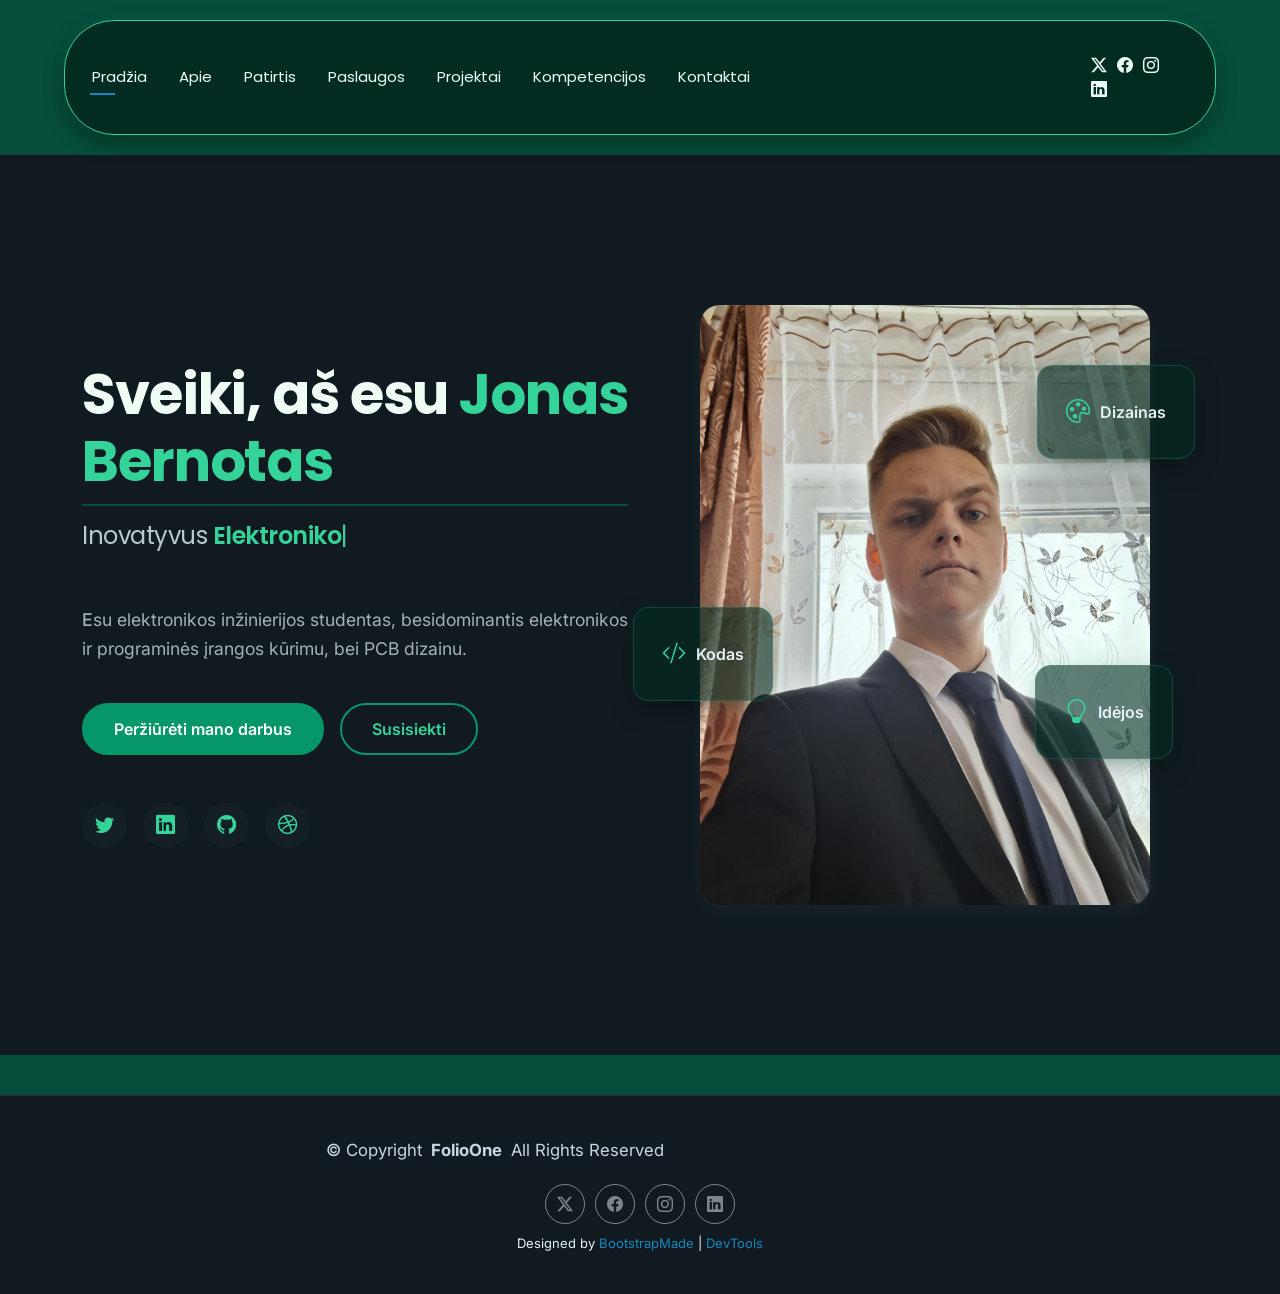
<file: index.html>
<!DOCTYPE html>
<html lang="lt">

<head>
  <meta charset="utf-8">
  <meta content="width=device-width, initial-scale=1.0" name="viewport">
  <title>Mano CV</title>
  <meta name="description" content="">
  <meta name="keywords" content="">

  <!-- Favicons -->
  <link href="assets/img/favicon.png" rel="icon">
  <link href="assets/img/apple-touch-icon.png" rel="apple-touch-icon">

  <!-- Fonts -->
  <link href="https://fonts.googleapis.com" rel="preconnect">
  <link href="https://fonts.gstatic.com" rel="preconnect" crossorigin>
  <link href="https://fonts.googleapis.com/css2?family=Roboto:ital,wght@0,100;0,300;0,400;0,500;0,700;0,900;1,100;1,300;1,400;1,500;1,700;1,900&family=Poppins:ital,wght@0,100;0,200;0,300;0,400;0,500;0,600;0,700;0,800;0,900;1,100;1,200;1,300;1,400;1,500;1,600;1,700;1,800;1,900&family=Raleway:ital,wght@0,100;0,200;0,300;0,400;0,500;0,600;0,700;0,800;0,900;1,100;1,200;1,300;1,400;1,500;1,600;1,700;1,800;1,900&display=swap" rel="stylesheet">

  <!-- Vendor CSS Files -->
  <link href="assets/vendor/bootstrap/css/bootstrap.min.css" rel="stylesheet">
  <link href="assets/vendor/bootstrap-icons/bootstrap-icons.css" rel="stylesheet">
  <link href="assets/vendor/aos/aos.css" rel="stylesheet">
  <link href="assets/vendor/swiper/swiper-bundle.min.css" rel="stylesheet">
  <link href="assets/vendor/glightbox/css/glightbox.min.css" rel="stylesheet">

  <!-- Main CSS File -->
  <link href="assets/css/main.css" rel="stylesheet">
  <link href="assets/css/custom.css" rel="stylesheet">
  <!-- =======================================================
  * Template Name: FolioOne
  * Template URL: https://bootstrapmade.com/folioone-bootstrap-portfolio-website-template/
  * Updated: Aug 23 2025 with Bootstrap v5.3.7
  * Author: BootstrapMade.com
  * License: https://bootstrapmade.com/license/
  ======================================================== -->
</head>

<body class="index-page">

  <header id="header" class="header d-flex align-items-center light-background sticky-top">
    <div class="container position-relative d-flex align-items-center justify-content-between">

      <!-- <a href="index.html" class="logo d-flex align-items-center me-auto me-xl-0">
      <img src="assets/img/logo.webp" alt="">
      <h1 class="sitename">FolioOne</h1> 
    </a> -->

      <nav id="navmenu" class="navmenu">
        <ul>
          <li><a href="index.html" class="active">Pradžia</a></li>
          <li><a href="about.html">Apie</a></li>
          <li><a href="resume.html">Patirtis</a></li>
          <li><a href="services.html">Paslaugos</a></li>
          <li><a href="portfolio.html">Projektai</a></li>
          <li><a href="kompetencijos.html">Kompetencijos</a></li>
          <li><a href="contact.html">Kontaktai</a></li>
        </ul>
        <i class="mobile-nav-toggle d-xl-none bi bi-list"></i>
      </nav>

      <div class="header-social-links">
        <a href="#" class="twitter"><i class="bi bi-twitter-x"></i></a>
        <a href="#" class="facebook"><i class="bi bi-facebook"></i></a>
        <a href="#" class="instagram"><i class="bi bi-instagram"></i></a>
        <a href="#" class="linkedin"><i class="bi bi-linkedin"></i></a>
      </div>

    </div>
  </header>

  <main class="main">

    <!-- Hero Section -->
    <section id="hero" class="hero section">

      <div class="container" data-aos="fade-up" data-aos-delay="100">

        <div class="row gy-4 align-items-center">
          <div class="col-lg-6 order-2 order-lg-1">
            <div class="hero-content">
              <h1 data-aos="fade-up" data-aos-delay="200">Sveiki, aš esu <span class="highlight">Jonas Bernotas</span></h1>
              <h2 data-aos="fade-up" data-aos-delay="300">Inovatyvus <span class="typed" data-typed-items="Elektronikos inžinierius, aparatinės įrangos kūrėjas"></span></h2>
              <p data-aos="fade-up" data-aos-delay="400">Esu elektronikos inžinierijos studentas, besidominantis elektronikos ir programinės įrangos kūrimu, bei PCB dizainu.</p>
              <div class="hero-actions" data-aos="fade-up" data-aos-delay="500">
                <a href="portfolio.html" class="btn btn-primary">Peržiūrėti mano darbus</a>
                <a href="contact.html" class="btn btn-outline">Susisiekti</a>
              </div>
              <div class="social-links" data-aos="fade-up" data-aos-delay="600">
                <a href="#"><i class="bi bi-twitter"></i></a>
                <a href="#"><i class="bi bi-linkedin"></i></a>
                <a href="#"><i class="bi bi-github"></i></a>
                <a href="#"><i class="bi bi-dribbble"></i></a>
              </div>
            </div>
          </div>
          <div class="col-lg-6 order-1 order-lg-2">
            <div class="hero-image" data-aos="zoom-in" data-aos-delay="300">
              <div class="image-wrapper">
                <img src="assets/img/1000002772.webp" alt="Sarah Mitchell" class="img-fluid">
                <div class="floating-elements">
                  <div class="floating-card design" data-aos="fade-left" data-aos-delay="700">
                    <i class="bi bi-palette"></i>
                    <span>Dizainas</span>
                  </div>
                  <div class="floating-card code" data-aos="fade-right" data-aos-delay="800">
                    <i class="bi bi-code-slash"></i>
                    <span>Kodas</span>
                  </div>
                  <div class="floating-card creativity" data-aos="fade-up" data-aos-delay="900">
                    <i class="bi bi-lightbulb"></i>
                    <span>Idėjos</span>
                  </div>
                </div>
              </div>
            </div>
          </div>
        </div>

      </div>

    </section><!-- /Hero Section -->

  </main>

  <footer id="footer" class="footer">

    <div class="container">
      <div class="copyright text-center ">
        <p>© <span>Copyright</span> <strong class="px-1 sitename">FolioOne</strong> <span>All Rights Reserved<br></span></p>
      </div>
      <div class="social-links d-flex justify-content-center">
        <a href=""><i class="bi bi-twitter-x"></i></a>
        <a href=""><i class="bi bi-facebook"></i></a>
        <a href=""><i class="bi bi-instagram"></i></a>
        <a href=""><i class="bi bi-linkedin"></i></a>
      </div>
      <div class="credits">
        <!-- All the links in the footer should remain intact. -->
        <!-- You can delete the links only if you've purchased the pro version. -->
        <!-- Licensing information: https://bootstrapmade.com/license/ -->
        <!-- Purchase the pro version with working PHP/AJAX contact form: [buy-url] -->
        Designed by <a href="https://bootstrapmade.com/">BootstrapMade</a> | <a href="https://bootstrapmade.com/tools/">DevTools</a>
      </div>
    </div>

  </footer>

  <!-- Scroll Top -->
  <a href="#" id="scroll-top" class="scroll-top d-flex align-items-center justify-content-center"><i class="bi bi-arrow-up-short"></i></a>

  <!-- Preloader -->
  <div id="preloader"></div>

  <!-- Vendor JS Files -->
  <script src="assets/vendor/bootstrap/js/bootstrap.bundle.min.js"></script>
  <script src="assets/vendor/php-email-form/validate.js"></script>
  <script src="assets/vendor/aos/aos.js"></script>
  <script src="assets/vendor/typed.js/typed.umd.js"></script>
  <script src="assets/vendor/waypoints/noframework.waypoints.js"></script>
  <script src="assets/vendor/purecounter/purecounter_vanilla.js"></script>
  <script src="assets/vendor/swiper/swiper-bundle.min.js"></script>
  <script src="assets/vendor/imagesloaded/imagesloaded.pkgd.min.js"></script>
  <script src="assets/vendor/isotope-layout/isotope.pkgd.min.js"></script>
  <script src="assets/vendor/glightbox/js/glightbox.min.js"></script>

  <!-- Main JS File -->
  <script src="assets/js/main.js"></script>

</body>

</html>
</file>
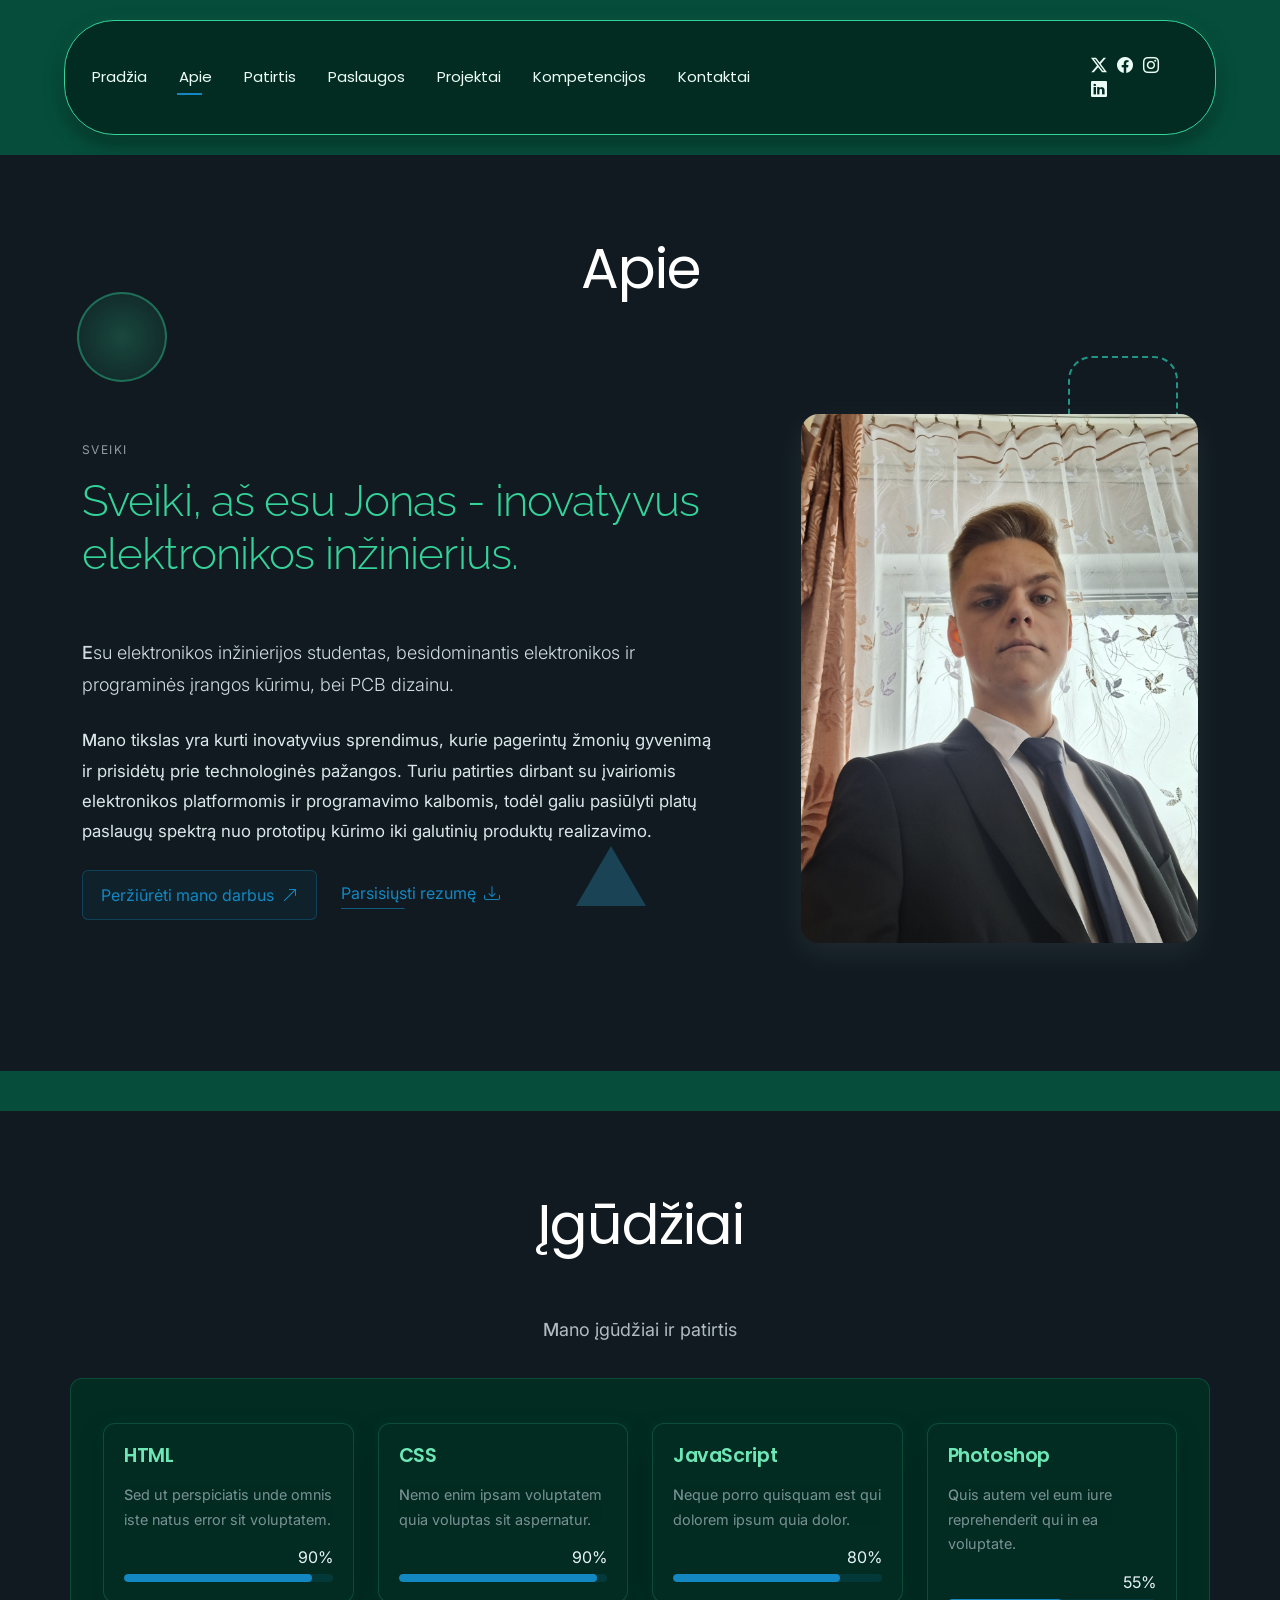
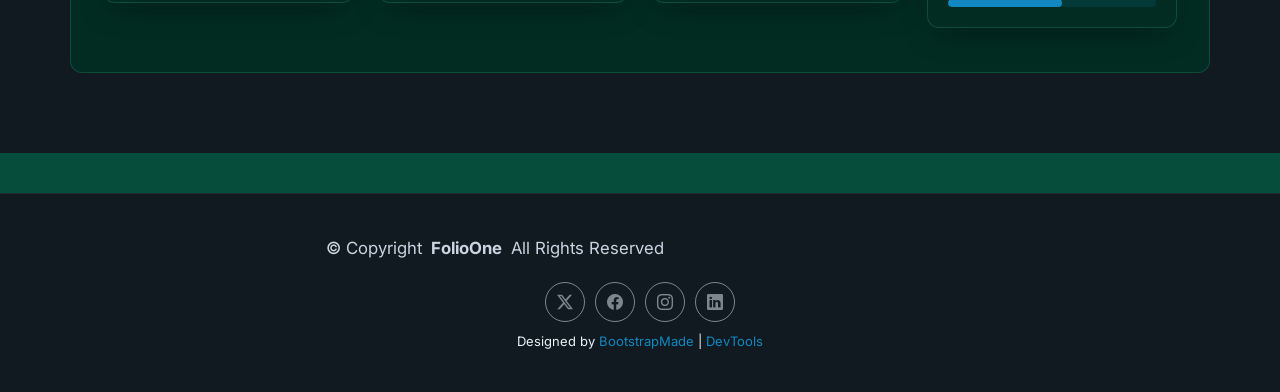
<file: about.html>
<!DOCTYPE html>
<html lang="en">

<head>
  <meta charset="utf-8">
  <meta content="width=device-width, initial-scale=1.0" name="viewport">
  <title>Mano CV</title>
  <meta name="description" content="">
  <meta name="keywords" content="">

  <!-- Favicons -->
  <link href="assets/img/favicon.png" rel="icon">
  <link href="assets/img/apple-touch-icon.png" rel="apple-touch-icon">

  <!-- Fonts -->
  <link href="https://fonts.googleapis.com" rel="preconnect">
  <link href="https://fonts.gstatic.com" rel="preconnect" crossorigin>
  <link href="https://fonts.googleapis.com/css2?family=Roboto:ital,wght@0,100;0,300;0,400;0,500;0,700;0,900;1,100;1,300;1,400;1,500;1,700;1,900&family=Poppins:ital,wght@0,100;0,200;0,300;0,400;0,500;0,600;0,700;0,800;0,900;1,100;1,200;1,300;1,400;1,500;1,600;1,700;1,800;1,900&family=Raleway:ital,wght@0,100;0,200;0,300;0,400;0,500;0,600;0,700;0,800;0,900;1,100;1,200;1,300;1,400;1,500;1,600;1,700;1,800;1,900&display=swap" rel="stylesheet">

  <!-- Vendor CSS Files -->
  <link href="assets/vendor/bootstrap/css/bootstrap.min.css" rel="stylesheet">
  <link href="assets/vendor/bootstrap-icons/bootstrap-icons.css" rel="stylesheet">
  <link href="assets/vendor/aos/aos.css" rel="stylesheet">
  <link href="assets/vendor/swiper/swiper-bundle.min.css" rel="stylesheet">
  <link href="assets/vendor/glightbox/css/glightbox.min.css" rel="stylesheet">

  <!-- Main CSS File -->
  <link href="assets/css/main.css" rel="stylesheet">
  <link href="assets/css/custom.css" rel="stylesheet">
  <!-- =======================================================
  * Template Name: FolioOne
  * Template URL: https://bootstrapmade.com/folioone-bootstrap-portfolio-website-template/
  * Updated: Aug 23 2025 with Bootstrap v5.3.7
  * Author: BootstrapMade.com
  * License: https://bootstrapmade.com/license/
  ======================================================== -->
</head>

<body class="about-page">

  <header id="header" class="header d-flex align-items-center light-background sticky-top">
    <div class="container position-relative d-flex align-items-center justify-content-between">

      <!-- <a href="index.html" class="logo d-flex align-items-center me-auto me-xl-0">
      <img src="assets/img/logo.webp" alt="">
      <h1 class="sitename">FolioOne</h1> 
    </a> -->

      <nav id="navmenu" class="navmenu">
        <ul>
          <li><a href="index.html">Pradžia</a></li>
          <li><a href="about.html" class="active">Apie</a></li>
          <li><a href="resume.html">Patirtis</a></li>
          <li><a href="services.html">Paslaugos</a></li>
          <li><a href="portfolio.html">Projektai</a></li>
          <li><a href="kompetencijos.html">Kompetencijos</a></li>
          <li><a href="contact.html">Kontaktai</a></li>
        </ul>
        <i class="mobile-nav-toggle d-xl-none bi bi-list"></i>
      </nav>

      <div class="header-social-links">
        <a href="#" class="twitter"><i class="bi bi-twitter-x"></i></a>
        <a href="#" class="facebook"><i class="bi bi-facebook"></i></a>
        <a href="#" class="instagram"><i class="bi bi-instagram"></i></a>
        <a href="#" class="linkedin"><i class="bi bi-linkedin"></i></a>
      </div>

    </div>
  </header>

  <main class="main">

    <!-- About Section -->
    <section id="about" class="about section">

      <div class="about-shapes-container">
        <div class="css-shape shape-circle"></div>
        <div class="css-shape shape-triangle"></div>
        <div class="css-shape shape-ring"></div>
      </div>
      
      <!-- Section Title -->
      <div class="container section-title" data-aos="fade-up">
        <h2>Apie</h2>
      </div><!-- End Section Title -->

      <div class="container" data-aos="fade-up" data-aos-delay="100">

        <!-- Intro + Photo -->
        <div class="row align-items-center justify-content-between gy-5 mb-5">
          <div class="col-lg-7" data-aos="fade-right" data-aos-delay="150">
            <div class="intro-content">
              <span class="eyebrow">Sveiki</span>
              <h2 class="headline">Sveiki, aš esu Jonas - inovatyvus elektronikos inžinierius.</h2>
              <p class="lead">
                Esu elektronikos inžinierijos studentas, besidominantis elektronikos ir programinės įrangos kūrimu, bei PCB dizainu.
              </p>
              <p>
                Mano tikslas yra kurti inovatyvius sprendimus, kurie pagerintų žmonių gyvenimą ir prisidėtų prie technologinės pažangos. Turiu patirties dirbant su įvairiomis elektronikos platformomis ir programavimo kalbomis, todėl galiu pasiūlyti platų paslaugų spektrą nuo prototipų kūrimo iki galutinių produktų realizavimo.
              </p>

              <div class="cta-group">
                <a href="#portfolio" class="btn-ghost">
                  Peržiūrėti mano darbus <i class="bi bi-arrow-up-right"></i>
                </a>
                <a href="#" class="link-underline">
                  Parsisiųsti rezumę <i class="bi bi-download"></i>
                </a>
              </div>
            </div>
          </div>

          <div class="col-lg-5" data-aos="zoom-in" data-aos-delay="250">
            <figure class="profile-figure text-center text-lg-end">
              <img src="assets/img/1000002772.webp" alt="Portrait of Alex" class="img-fluid profile-photo">
            </figure>
          </div>
        </div>
        <!-- End Intro + Photo -->
      </div>
    </section><!-- /About Section -->

    <!-- Skills Section -->
    <section id="skills" class="skills section">

      <!-- Section Title -->
      <div class="container section-title" data-aos="fade-up">
        <h2>Įgūdžiai</h2>
        <p>Mano įgūdžiai ir patirtis</p>
      </div><!-- End Section Title -->

      <div class="container" data-aos="fade-up" data-aos-delay="100">

        <div class="row g-4 skills-animation">

          <div class="col-md-6 col-lg-3" data-aos="fade-up" data-aos-delay="100">
            <div class="skill-box">
              <h3>HTML</h3>
              <p>Sed ut perspiciatis unde omnis iste natus error sit voluptatem.</p>
              <span class="text-end d-block">90%</span>
              <div class="progress">
                <div class="progress-bar" role="progressbar" aria-valuenow="90" aria-valuemin="0" aria-valuemax="100"></div>
              </div>
            </div>
          </div>

          <div class="col-md-6 col-lg-3" data-aos="fade-up" data-aos-delay="200">
            <div class="skill-box">
              <h3>CSS</h3>
              <p>Nemo enim ipsam voluptatem quia voluptas sit aspernatur.</p>
              <span class="text-end d-block">90%</span>
              <div class="progress">
                <div class="progress-bar" role="progressbar" aria-valuenow="95" aria-valuemin="0" aria-valuemax="100"></div>
              </div>
            </div>
          </div>

          <div class="col-md-6 col-lg-3" data-aos="fade-up" data-aos-delay="300">
            <div class="skill-box">
              <h3>JavaScript</h3>
              <p>Neque porro quisquam est qui dolorem ipsum quia dolor.</p>
              <span class="text-end d-block">80%</span>
              <div class="progress">
                <div class="progress-bar" role="progressbar" aria-valuenow="80" aria-valuemin="0" aria-valuemax="100"></div>
              </div>
            </div>
          </div>

          <div class="col-md-6 col-lg-3" data-aos="fade-up" data-aos-delay="400">
            <div class="skill-box">
              <h3>Photoshop</h3>
              <p>Quis autem vel eum iure reprehenderit qui in ea voluptate.</p>
              <span class="text-end d-block">55%</span>
              <div class="progress">
                <div class="progress-bar" role="progressbar" aria-valuenow="55" aria-valuemin="0" aria-valuemax="100">
                </div>
              </div>
            </div>
          </div>

        </div>

      </div>

    </section><!-- /Skills Section -->
  </main>

  <footer id="footer" class="footer">

    <div class="container">
      <div class="copyright text-center ">
        <p>© <span>Copyright</span> <strong class="px-1 sitename">FolioOne</strong> <span>All Rights Reserved<br></span></p>
      </div>
      <div class="social-links d-flex justify-content-center">
        <a href=""><i class="bi bi-twitter-x"></i></a>
        <a href=""><i class="bi bi-facebook"></i></a>
        <a href=""><i class="bi bi-instagram"></i></a>
        <a href=""><i class="bi bi-linkedin"></i></a>
      </div>
      <div class="credits">
        <!-- All the links in the footer should remain intact. -->
        <!-- You can delete the links only if you've purchased the pro version. -->
        <!-- Licensing information: https://bootstrapmade.com/license/ -->
        <!-- Purchase the pro version with working PHP/AJAX contact form: [buy-url] -->
        Designed by <a href="https://bootstrapmade.com/">BootstrapMade</a> | <a href="https://bootstrapmade.com/tools/">DevTools</a>
      </div>
    </div>

  </footer>

  <!-- Scroll Top -->
  <a href="#" id="scroll-top" class="scroll-top d-flex align-items-center justify-content-center"><i class="bi bi-arrow-up-short"></i></a>

  <!-- Preloader -->
  <div id="preloader"></div>

  <!-- Vendor JS Files -->
  <script src="assets/vendor/bootstrap/js/bootstrap.bundle.min.js"></script>
  <script src="assets/vendor/php-email-form/validate.js"></script>
  <script src="assets/vendor/aos/aos.js"></script>
  <script src="assets/vendor/typed.js/typed.umd.js"></script>
  <script src="assets/vendor/waypoints/noframework.waypoints.js"></script>
  <script src="assets/vendor/purecounter/purecounter_vanilla.js"></script>
  <script src="assets/vendor/swiper/swiper-bundle.min.js"></script>
  <script src="assets/vendor/imagesloaded/imagesloaded.pkgd.min.js"></script>
  <script src="assets/vendor/isotope-layout/isotope.pkgd.min.js"></script>
  <script src="assets/vendor/glightbox/js/glightbox.min.js"></script>

  <!-- Main JS File -->
  <script src="assets/js/main.js"></script>

</body>

</html>
</file>
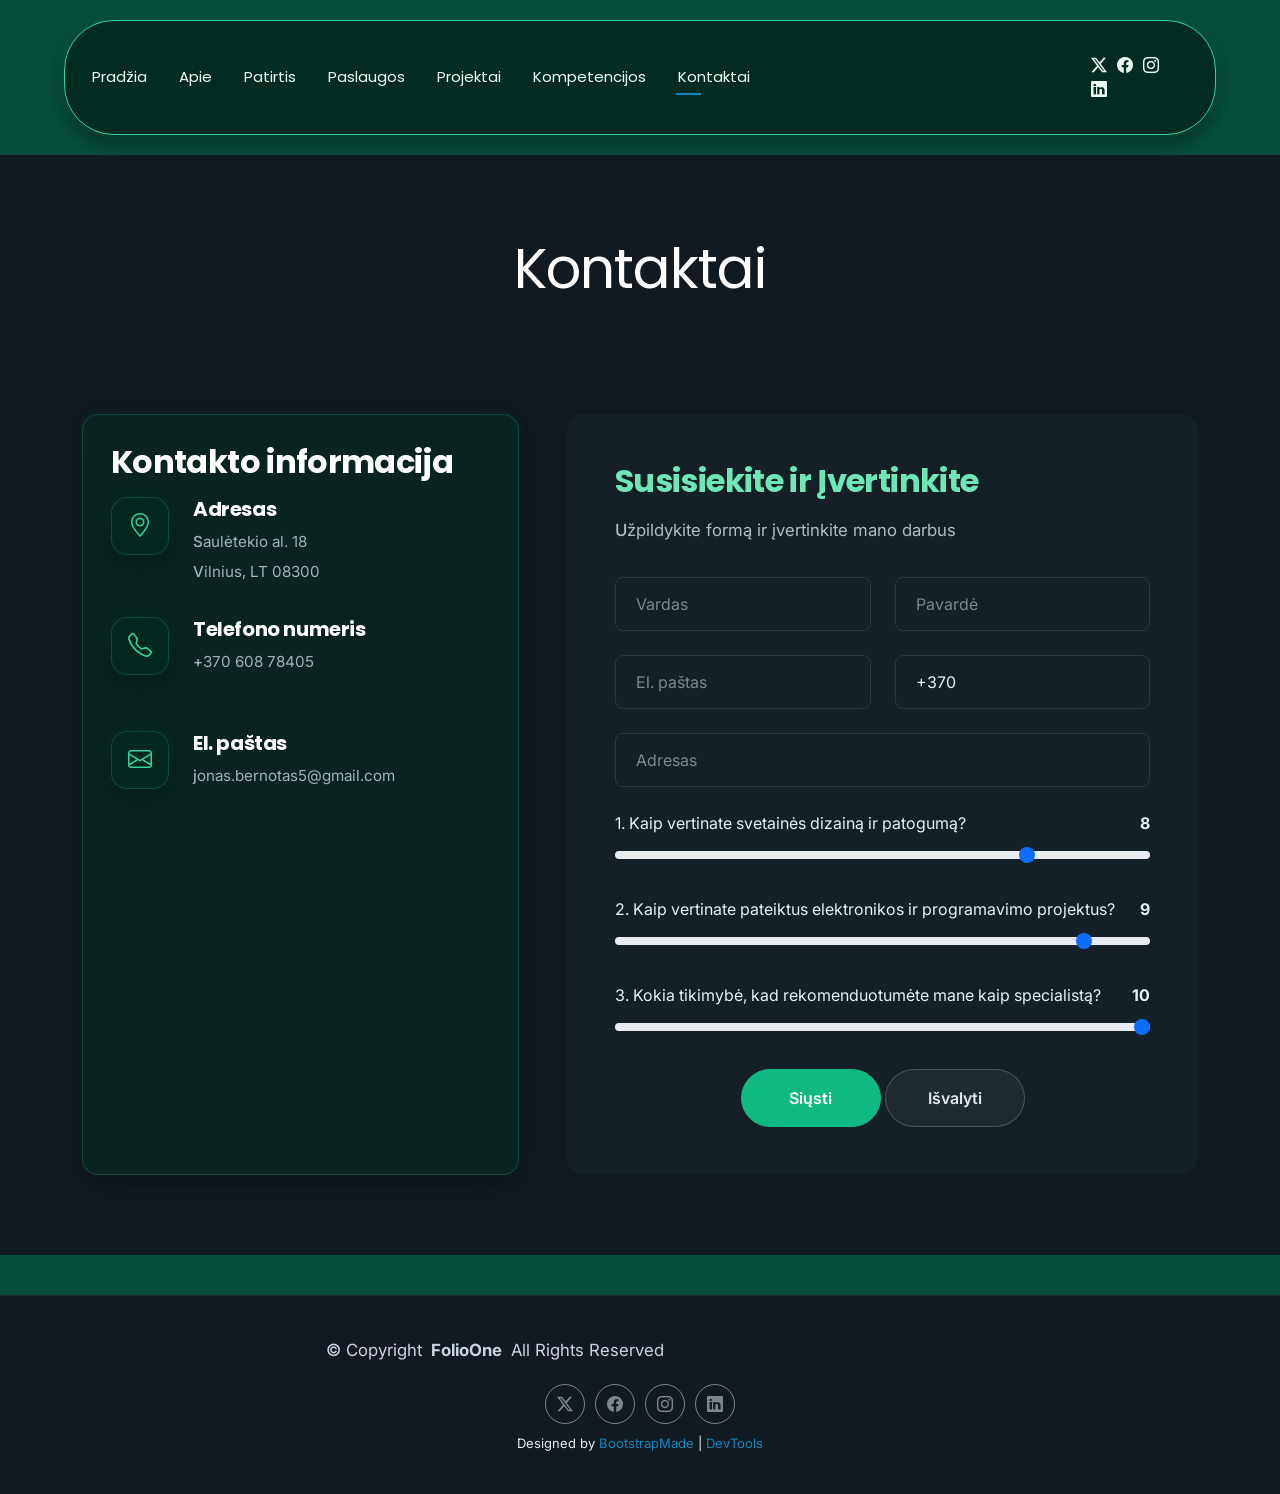
<file: contact.html>
<!DOCTYPE html>
<html lang="lt">

<head>
  <meta charset="utf-8">
  <meta content="width=device-width, initial-scale=1.0" name="viewport">
  <title>Kontaktai - Mano CV</title>
  <meta name="description" content="">
  <meta name="keywords" content="">

  <!-- Favicons -->
  <link href="assets/img/favicon.png" rel="icon">
  <link href="assets/img/apple-touch-icon.png" rel="apple-touch-icon">

  <!-- Fonts -->
  <link href="https://fonts.googleapis.com" rel="preconnect">
  <link href="https://fonts.gstatic.com" rel="preconnect" crossorigin>
  <link href="https://fonts.googleapis.com/css2?family=Roboto:ital,wght@0,100;0,300;0,400;0,500;0,700;0,900;1,100;1,300;1,400;1,500;1,700;1,900&family=Poppins:ital,wght@0,100;0,200;0,300;0,400;0,500;0,600;0,700;0,800;0,900;1,100;1,200;1,300;1,400;1,500;1,600;1,700;1,800;1,900&family=Raleway:ital,wght@0,100;0,200;0,300;0,400;0,500;0,600;0,700;0,800;0,900;1,100;1,200;1,300;1,400;1,500;1,600;1,700;1,800;1,900&display=swap" rel="stylesheet">

  <!-- Vendor CSS Files -->
  <link href="assets/vendor/bootstrap/css/bootstrap.min.css" rel="stylesheet">
  <link href="assets/vendor/bootstrap-icons/bootstrap-icons.css" rel="stylesheet">
  <link href="assets/vendor/aos/aos.css" rel="stylesheet">
  <link href="assets/vendor/swiper/swiper-bundle.min.css" rel="stylesheet">
  <link href="assets/vendor/glightbox/css/glightbox.min.css" rel="stylesheet">

  <!-- Main CSS File -->
  <link href="assets/css/main.css" rel="stylesheet">
  <link href="assets/css/custom.css" rel="stylesheet">
  <!-- =======================================================
- Template Name: FolioOne
- Template URL: https://bootstrapmade.com/folioone-bootstrap-portfolio-website-template/
- Updated: Aug 23 2025 with Bootstrap v5.3.7
- Author: BootstrapMade.com
- License: https://bootstrapmade.com/license/
  ======================================================== -->
</head>

<body class="contact-page">

  <header id="header" class="header d-flex align-items-center light-background sticky-top">
    <div class="container position-relative d-flex align-items-center justify-content-between">

      <!-- <a href="index.html" class="logo d-flex align-items-center me-auto me-xl-0">
      <img src="assets/img/logo.webp" alt="">
      <h1 class="sitename">FolioOne</h1> 
    </a> -->

      <nav id="navmenu" class="navmenu">
        <ul>
          <li><a href="index.html">Pradžia</a></li>
          <li><a href="about.html">Apie</a></li>
          <li><a href="resume.html">Patirtis</a></li>
          <li><a href="services.html">Paslaugos</a></li>
          <li><a href="portfolio.html">Projektai</a></li>
          <li><a href="kompetencijos.html">Kompetencijos</a></li>
          <li><a href="contact.html" class="active">Kontaktai</a></li>
        </ul>
        <i class="mobile-nav-toggle d-xl-none bi bi-list"></i>
      </nav>

      <div class="header-social-links">
        <a href="#" class="twitter"><i class="bi bi-twitter-x"></i></a>
        <a href="#" class="facebook"><i class="bi bi-facebook"></i></a>
        <a href="#" class="instagram"><i class="bi bi-instagram"></i></a>
        <a href="#" class="linkedin"><i class="bi bi-linkedin"></i></a>
      </div>

    </div>
  </header>

  <main class="main">

    <!-- Contact Section -->
    <section id="contact" class="contact section">

      <!-- Section Title -->
      <div class="container section-title" data-aos="fade-up">
        <h2>Kontaktai</h2>
      </div><!-- End Section Title -->

      <div class="container" data-aos="fade-up" data-aos-delay="100">

        <div class="row g-4 g-lg-5">
          <div class="col-lg-5">
            <div class="info-box" data-aos="fade-up" data-aos-delay="200">
              <h3>Kontakto informacija</h3>

              <div class="info-item" data-aos="fade-up" data-aos-delay="300">
                <div class="icon-box">
                  <i class="bi bi-geo-alt"></i>
                </div>
                <div class="content">
                  <h4>Adresas</h4>
                  <p>Saulėtekio al. 18</p>
                  <p>Vilnius, LT 08300</p>
                </div>
              </div>

              <div class="info-item" data-aos="fade-up" data-aos-delay="400">
                <div class="icon-box">
                  <i class="bi bi-telephone"></i>
                </div>
                <div class="content">
                  <h4>Telefono numeris</h4>
                  <p>+370 608 78405</p>
                </div>
              </div>

              <div class="info-item" data-aos="fade-up" data-aos-delay="500">
                <div class="icon-box">
                  <i class="bi bi-envelope"></i>
                </div>
                <div class="content">
                  <h4>El. paštas</h4>
                  <p>jonas.bernotas5@gmail.com</p>
                </div>
              </div>
            </div>
          </div>

          <div class="col-lg-7">
            <div class="contact-form" data-aos="fade-up" data-aos-delay="300">
              <h3>Susisiekite ir Įvertinkite</h3>
              <p>Užpildykite formą ir įvertinkite mano darbus</p>

              <form id="contactForm" class="contact-eval-form" data-aos="fade-up" data-aos-delay="200">
                <div class="row gy-4">

                  <div class="col-md-6">
                    <input type="text" name="firstName" id="firstName" class="form-control" placeholder="Vardas" required="">
                    <small class="error-text" id="firstNameError"></small>
                  </div>

                  <div class="col-md-6">
                    <input type="text" name="lastName" id="lastName" class="form-control" placeholder="Pavardė" required="">
                    <small class="error-text" id="lastNameError"></small>
                  </div>

                  <div class="col-md-6">
                    <input type="email" name="email" id="email" class="form-control" placeholder="El. paštas" required="">
                    <small class="error-text" id="emailError"></small>
                  </div>

                  <div class="col-md-6">
                    <input type="tel" name="phone" id="phone" class="form-control" value="+370 " maxlength="14" pattern="\+370\s6[0-9]{2}\s[0-9]{5}" required>
                    <small class="error-text" id="phoneError"></small>
                  </div>

                  <div class="col-12">
                    <input type="text" name="address" id="address" class="form-control" placeholder="Adresas" required="">
                  </div>

                  <div class="col-12">
                    <div class="rating-group">
                      <label for="rating1" class="form-label d-flex justify-content-between">
                        <span>1. Kaip vertinate svetainės dizainą ir patogumą?</span>
                        <strong id="rating1Val" class="rating-badge">8</strong>
                      </label>
                      <input type="range" class="form-range custom-slider" id="rating1" name="rating1" min="1" max="10" value="8" oninput="document.getElementById('rating1Val').textContent = this.value" required="">
                    </div>
                  </div>

                  <div class="col-12">
                    <div class="rating-group">
                      <label for="rating2" class="form-label d-flex justify-content-between">
                        <span>2. Kaip vertinate pateiktus elektronikos ir programavimo projektus?</span>
                        <strong id="rating2Val" class="rating-badge">9</strong>
                      </label>
                      <input type="range" class="form-range custom-slider" id="rating2" name="rating2" min="1" max="10" value="9" oninput="document.getElementById('rating2Val').textContent = this.value" required="">
                    </div>
                  </div>

                  <div class="col-12">
                    <div class="rating-group">
                      <label for="rating3" class="form-label d-flex justify-content-between">
                        <span>3. Kokia tikimybė, kad rekomenduotumėte mane kaip specialistą?</span>
                        <strong id="rating3Val" class="rating-badge">10</strong>
                      </label>
                      <input type="range" class="form-range custom-slider" id="rating3" name="rating3" min="1" max="10" value="10" oninput="document.getElementById('rating3Val').textContent = this.value" required="">
                    </div>
                  </div>

                  <div class="col-12 text-center">
                    <button type="submit" id="submitBtn" class="btn">Siųsti</button>
                    <button type="button" id="clearBtn" class="btn btn-clear">Išvalyti</button>
                  </div>

                </div>
              </form>
              <div id="formResults" class="form-results-box mt-4" style="display: none;"></div>

            </div>
          </div>

        </div>

      </div>

    </section><!-- /Contact Section -->

  </main>

  <footer id="footer" class="footer">

    <div class="container">
      <div class="copyright text-center ">
        <p>© <span>Copyright</span> <strong class="px-1 sitename">FolioOne</strong> <span>All Rights Reserved<br></span></p>
      </div>
      <div class="social-links d-flex justify-content-center">
        <a href=""><i class="bi bi-twitter-x"></i></a>
        <a href=""><i class="bi bi-facebook"></i></a>
        <a href=""><i class="bi bi-instagram"></i></a>
        <a href=""><i class="bi bi-linkedin"></i></a>
      </div>
      <div class="credits">
        <!-- All the links in the footer should remain intact. -->
        <!-- You can delete the links only if you've purchased the pro version. -->
        <!-- Licensing information: https://bootstrapmade.com/license/ -->
        <!-- Purchase the pro version with working PHP/AJAX contact form: [buy-url] -->
        Designed by <a href="https://bootstrapmade.com/">BootstrapMade</a> | <a href="https://bootstrapmade.com/tools/">DevTools</a>
      </div>
    </div>

  </footer>

  <!-- Scroll Top -->
  <a href="#" id="scroll-top" class="scroll-top d-flex align-items-center justify-content-center"><i class="bi bi-arrow-up-short"></i></a>

  <!-- Preloader -->
  <div id="preloader"></div>

  <!-- Vendor JS Files -->
  <script src="assets/vendor/bootstrap/js/bootstrap.bundle.min.js"></script>
  <script src="assets/vendor/php-email-form/validate.js"></script>
  <script src="assets/vendor/aos/aos.js"></script>
  <script src="assets/vendor/typed.js/typed.umd.js"></script>
  <script src="assets/vendor/waypoints/noframework.waypoints.js"></script>
  <script src="assets/vendor/purecounter/purecounter_vanilla.js"></script>
  <script src="assets/vendor/swiper/swiper-bundle.min.js"></script>
  <script src="assets/vendor/imagesloaded/imagesloaded.pkgd.min.js"></script>
  <script src="assets/vendor/isotope-layout/isotope.pkgd.min.js"></script>
  <script src="assets/vendor/glightbox/js/glightbox.min.js"></script>

  <!-- Main JS File -->
  <script src="assets/js/main.js"></script>
  <script src="assets/js/custom.js"></script>

</body>

</html>
</file>
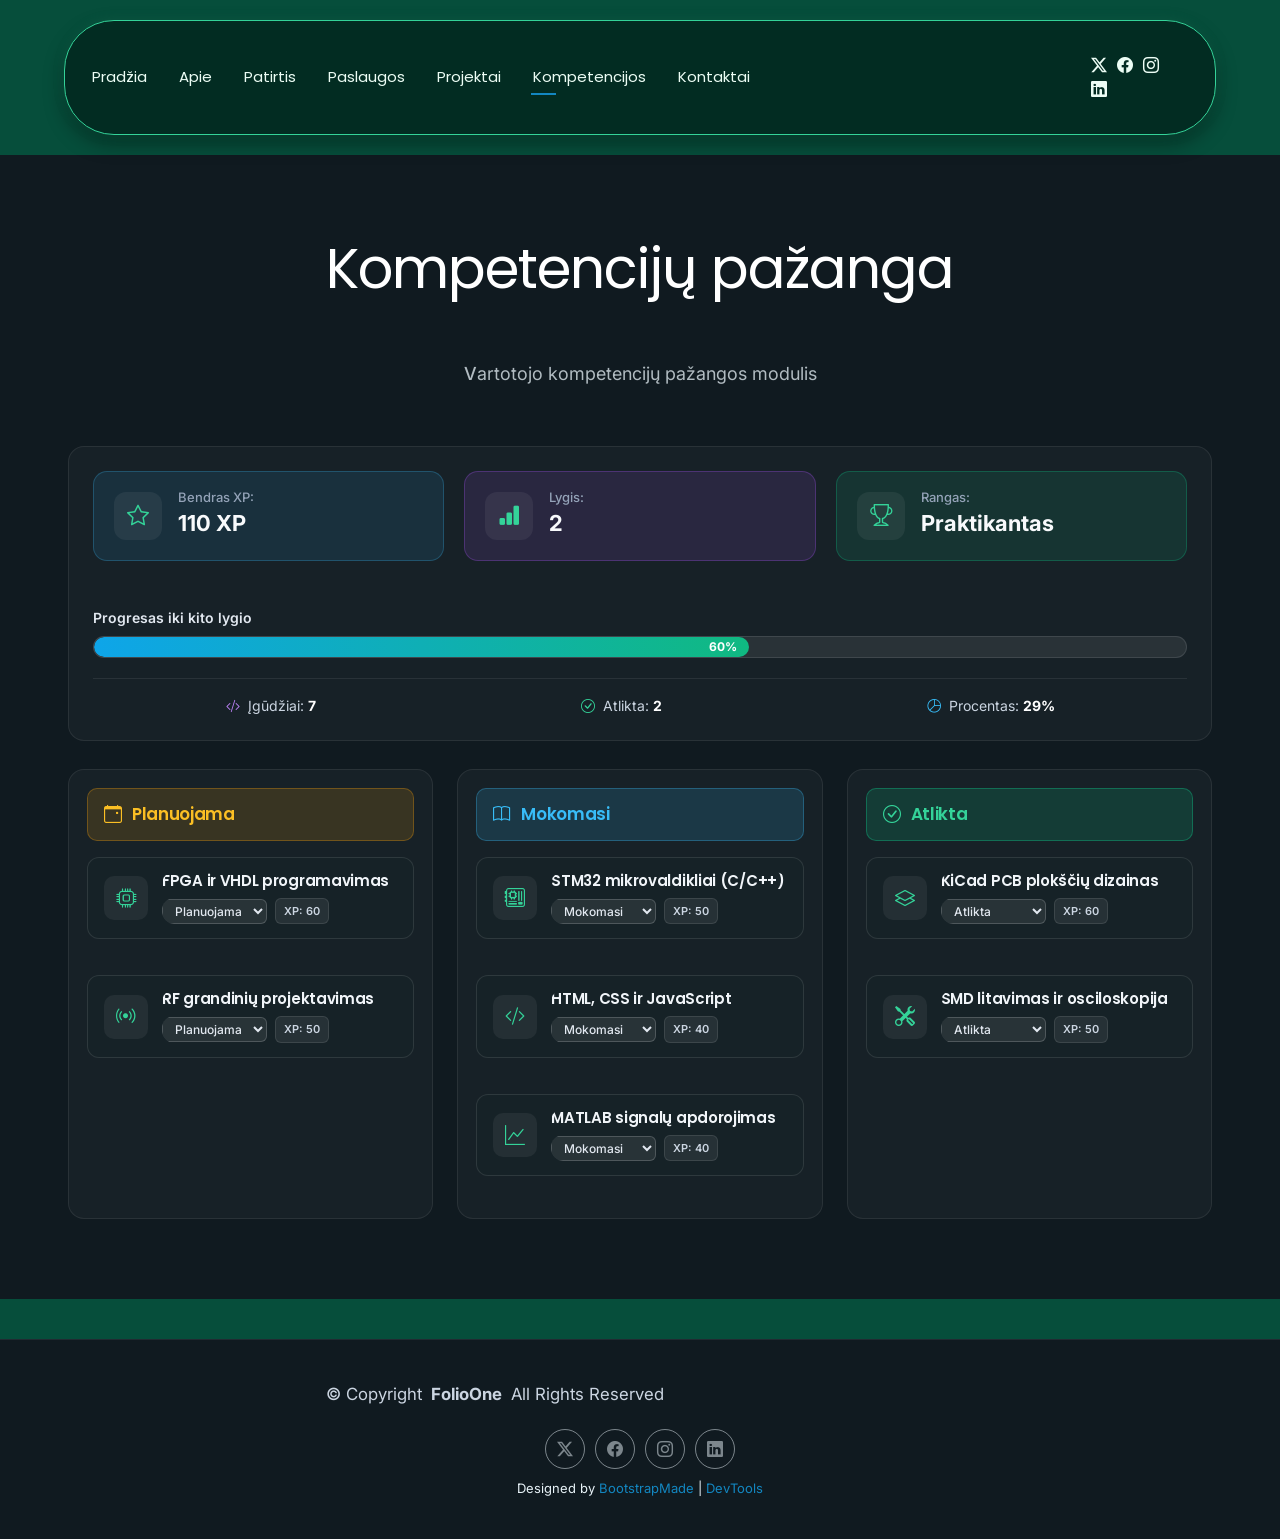
<file: kompetencijos.html>
<!DOCTYPE html>
<html lang="lt">

<head>
  <meta charset="utf-8">
  <meta content="width=device-width, initial-scale=1.0" name="viewport">
  <title>Kompetencijų pažanga - Mano CV</title>
  <meta name="description" content="">
  <meta name="keywords" content="">

  <!-- Favicons -->
  <link href="assets/img/favicon.png" rel="icon">
  <link href="assets/img/apple-touch-icon.png" rel="apple-touch-icon">

  <!-- Fonts -->
  <link href="https://fonts.googleapis.com" rel="preconnect">
  <link href="https://fonts.gstatic.com" rel="preconnect" crossorigin>
  <link href="https://fonts.googleapis.com/css2?family=Roboto:ital,wght@0,100;0,300;0,400;0,500;0,700;0,900;1,100;1,300;1,400;1,500;1,700;1,900&family=Poppins:ital,wght@0,100;0,200;0,300;0,400;0,500;0,600;0,700;0,800;0,900;1,100;1,200;1,300;1,400;1,500;1,600;1,700;1,800;1,900&family=Raleway:ital,wght@0,100;0,200;0,300;0,400;0,500;0,600;0,700;0,800;0,900;1,100;1,200;1,300;1,400;1,500;1,600;1,700;1,800;1,900&display=swap" rel="stylesheet">

  <!-- Vendor CSS Files -->
  <link href="assets/vendor/bootstrap/css/bootstrap.min.css" rel="stylesheet">
  <link href="assets/vendor/bootstrap-icons/bootstrap-icons.css" rel="stylesheet">
  <link href="assets/vendor/aos/aos.css" rel="stylesheet">
  <link href="assets/vendor/swiper/swiper-bundle.min.css" rel="stylesheet">
  <link href="assets/vendor/glightbox/css/glightbox.min.css" rel="stylesheet">

  <!-- Main CSS File -->
  <link href="assets/css/main.css" rel="stylesheet">
  <link href="assets/css/custom.css" rel="stylesheet">
  <!-- =======================================================
  * Template Name: FolioOne
  * Template URL: https://bootstrapmade.com/folioone-bootstrap-portfolio-website-template/
  * Updated: Aug 23 2025 with Bootstrap v5.3.7
  * Author: BootstrapMade.com
  * License: https://bootstrapmade.com/license/
  ======================================================== -->
</head>

<body class="starter-page-page">

  <header id="header" class="header d-flex align-items-center light-background sticky-top">
    <div class="container position-relative d-flex align-items-center justify-content-between">

      <nav id="navmenu" class="navmenu">
        <ul>
          <li><a href="index.html">Pradžia</a></li>
          <li><a href="about.html">Apie</a></li>
          <li><a href="resume.html">Patirtis</a></li>
          <li><a href="services.html">Paslaugos</a></li>
          <li><a href="portfolio.html">Projektai</a></li>
          <li><a href="kompetencijos.html" class="active">Kompetencijos</a></li>
          <li><a href="contact.html">Kontaktai</a></li>
        </ul>
        <i class="mobile-nav-toggle d-xl-none bi bi-list"></i>
      </nav>

      <div class="header-social-links">
        <a href="#" class="twitter"><i class="bi bi-twitter-x"></i></a>
        <a href="#" class="facebook"><i class="bi bi-facebook"></i></a>
        <a href="#" class="instagram"><i class="bi bi-instagram"></i></a>
        <a href="#" class="linkedin"><i class="bi bi-linkedin"></i></a>
      </div>

    </div>
  </header>

  <main class="main">

    <section id="kompetencijos" class="competence-section section">

      <div class="container section-title" data-aos="fade-up">
        <h2>Kompetencijų pažanga</h2>
        <p>Vartotojo kompetencijų pažangos modulis</p>
      </div>

      <div class="container-fluid px-lg-5" data-aos="fade-up" data-aos-delay="100">
        <div class="row justify-content-center">
          <div class="col-lg-12">

            <div class="stats-panel">

              <div class="stats-grid">
                <div class="stat-card stat-xp">
                  <div class="stat-icon">
                    <i class="bi bi-star"></i>
                  </div>
                  <div class="stat-details">
                    <span class="stat-label">Bendras XP:</span>
                    <strong class="stat-value" id="total-xp">350 XP</strong>
                  </div>
                </div>

                <div class="stat-card stat-level">
                  <div class="stat-icon">
                    <i class="bi bi-bar-chart-fill"></i>
                  </div>
                  <div class="stat-details">
                    <span class="stat-label">Lygis:</span>
                    <strong class="stat-value" id="current-level">4</strong>
                  </div>
                </div>

                <div class="stat-card stat-rank">
                  <div class="stat-icon">
                    <i class="bi bi-trophy"></i>
                  </div>
                  <div class="stat-details">
                    <span class="stat-label">Rangas:</span>
                    <strong class="stat-value" id="current-rank">Profesionalas</strong>
                  </div>
                </div>
              </div>

              <div class="level-progress-wrapper">
                <div class="level-progress-label">Progresas iki kito lygio</div>
                <div class="level-progress-track">
                  <div class="level-progress-fill" id="level-progress-bar" style="width: 60%;">
                    <span id="level-progress-text">60%</span>
                  </div>
                </div>
              </div>

              <div class="stats-summary-row">
                <div class="summary-item">
                  <i class="bi bi-code-slash text-purple"></i>
                  <span>Įgūdžiai: <strong id="skills-total">7</strong></span>
                </div>
                <div class="summary-item">
                  <i class="bi bi-check-circle text-emerald"></i>
                  <span>Atlikta: <strong id="skills-done">2</strong></span>
                </div>
                <div class="summary-item">
                  <i class="bi bi-pie-chart text-blue"></i>
                  <span>Procentas: <strong id="skills-percent">29%</strong></span>
                </div>
              </div>

            </div>

            <div class="kanban-board">

              <div class="kanban-column status-planned">
                <div class="kanban-column-header">
                  <i class="bi bi-calendar-event"></i>
                  <h3>Planuojama</h3>
                </div>
                <div class="kanban-cards" id="cards-planned"></div>
              </div>

              <div class="kanban-column status-learning">
                <div class="kanban-column-header">
                  <i class="bi bi-book"></i>
                  <h3>Mokomasi</h3>
                </div>
                <div class="kanban-cards" id="cards-learning"></div>
              </div>

              <div class="kanban-column status-done">
                <div class="kanban-column-header">
                  <i class="bi bi-check-circle"></i>
                  <h3>Atlikta</h3>
                </div>
                <div class="kanban-cards" id="cards-done"></div>
              </div>

            </div>

          </div>
        </div>
      </div>

    </section>

  </main>

  <footer id="footer" class="footer">

    <div class="container">
      <div class="copyright text-center ">
        <p>© <span>Copyright</span> <strong class="px-1 sitename">FolioOne</strong> <span>All Rights Reserved<br></span></p>
      </div>
      <div class="social-links d-flex justify-content-center">
        <a href=""><i class="bi bi-twitter-x"></i></a>
        <a href=""><i class="bi bi-facebook"></i></a>
        <a href=""><i class="bi bi-instagram"></i></a>
        <a href=""><i class="bi bi-linkedin"></i></a>
      </div>
      <div class="credits">
        Designed by <a href="https://bootstrapmade.com/">BootstrapMade</a> | <a href="https://bootstrapmade.com/tools/">DevTools</a>
      </div>
    </div>

  </footer>

  <!-- Scroll Top -->
  <a href="#" id="scroll-top" class="scroll-top d-flex align-items-center justify-content-center"><i class="bi bi-arrow-up-short"></i></a>

  <!-- Preloader -->
  <div id="preloader"></div>

  <!-- Vendor JS Files -->
  <script src="assets/vendor/bootstrap/js/bootstrap.bundle.min.js"></script>
  <script src="assets/vendor/php-email-form/validate.js"></script>
  <script src="assets/vendor/aos/aos.js"></script>
  <script src="assets/vendor/typed.js/typed.umd.js"></script>
  <script src="assets/vendor/waypoints/noframework.waypoints.js"></script>
  <script src="assets/vendor/purecounter/purecounter_vanilla.js"></script>
  <script src="assets/vendor/swiper/swiper-bundle.min.js"></script>
  <script src="assets/vendor/imagesloaded/imagesloaded.pkgd.min.js"></script>
  <script src="assets/vendor/isotope-layout/isotope.pkgd.min.js"></script>
  <script src="assets/vendor/glightbox/js/glightbox.min.js"></script>

  <!-- Main JS File -->
  <script src="assets/js/main.js"></script>
  <script src="assets/js/custom.js"></script>

</body>

</html>
</file>
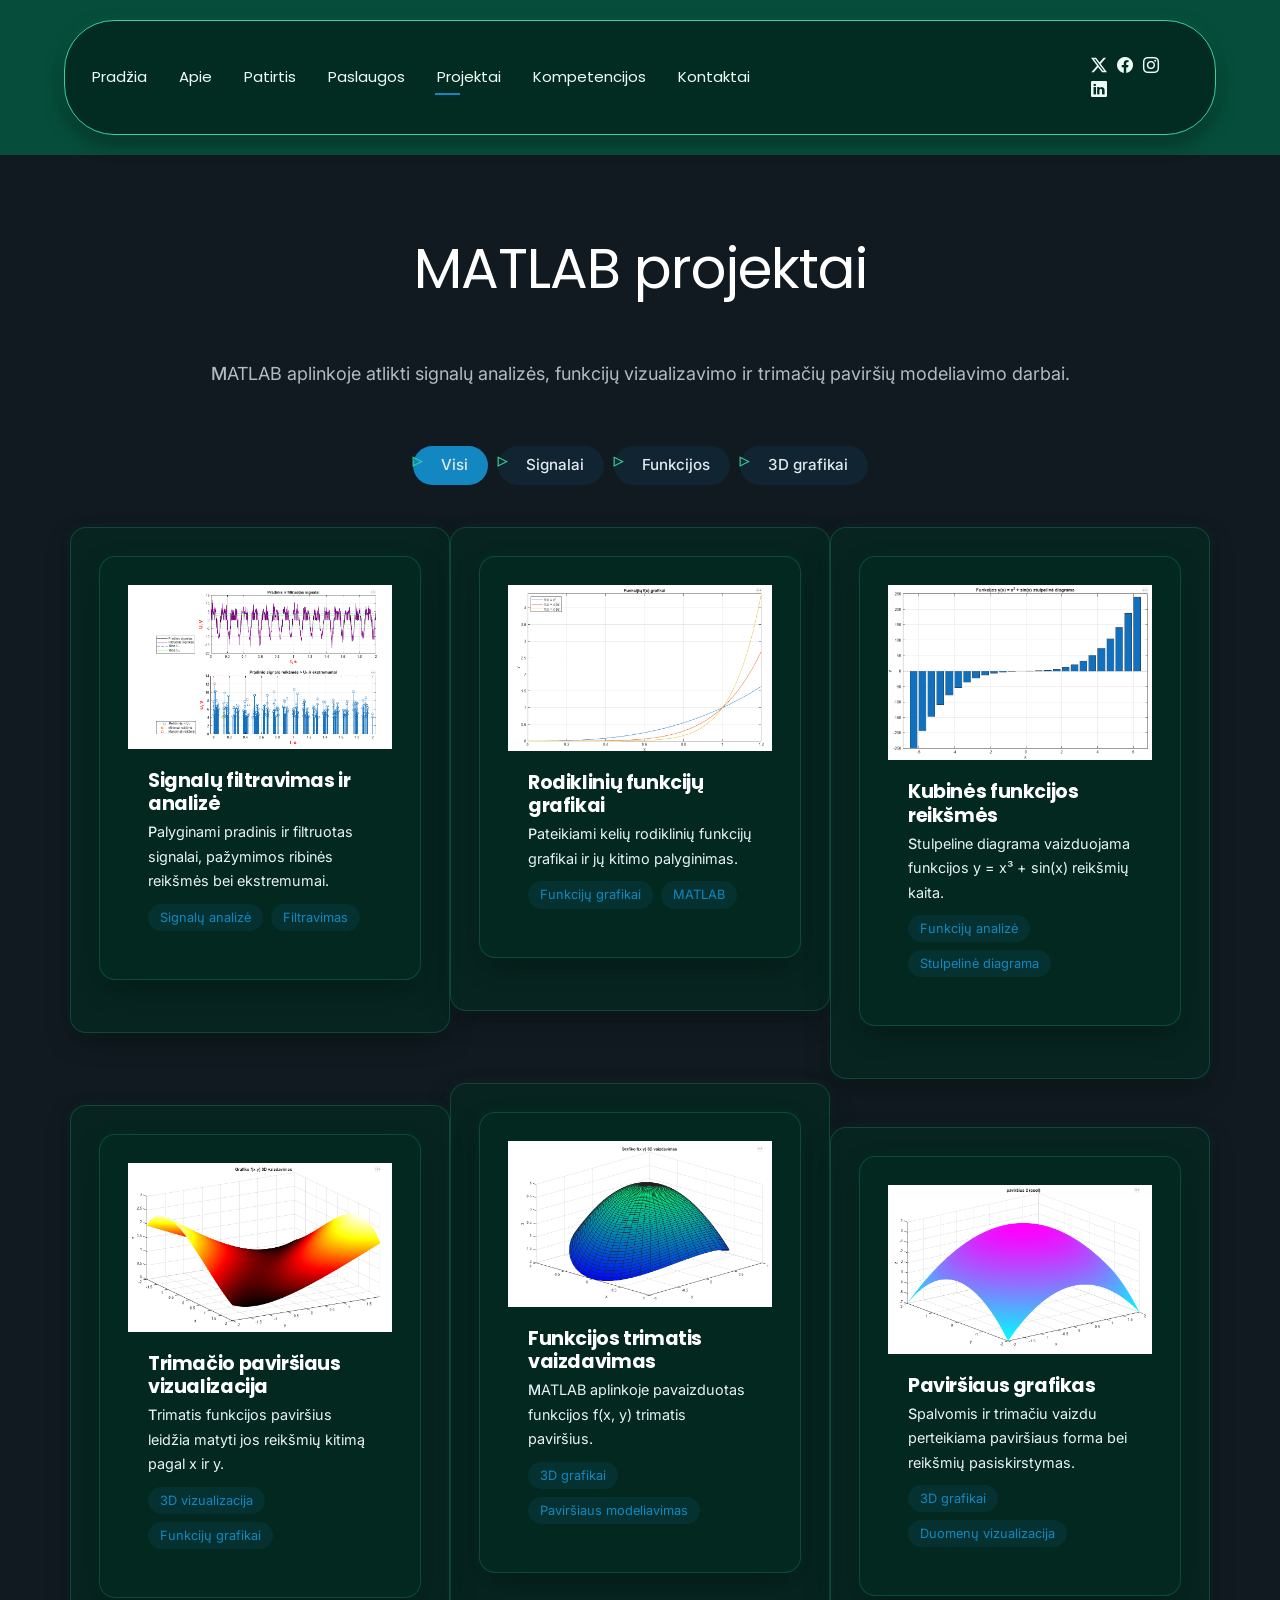
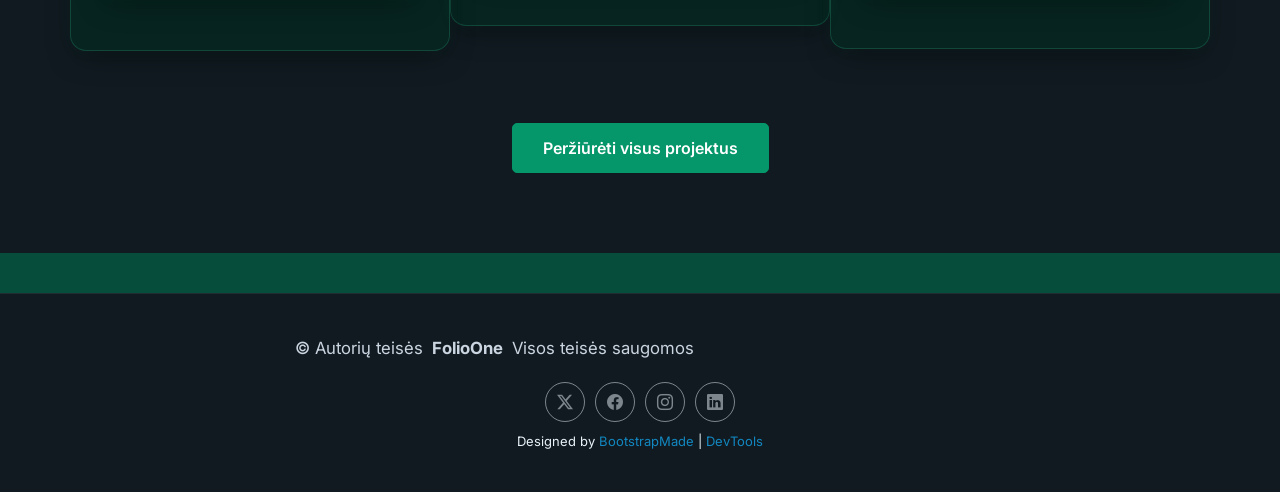
<file: portfolio.html>
<!DOCTYPE html>
<html lang="lt">

<head>
  <meta charset="utf-8">
  <meta content="width=device-width, initial-scale=1.0" name="viewport">
  <title>MATLAB projektai</title>
  <meta name="description" content="MATLAB projektai: signalų analizė, funkcijų grafikai ir trimačių paviršių vizualizacija.">
  <meta name="keywords" content="MATLAB, signalų analizė, funkcijų grafikai, 3D vizualizacija">

  <!-- Favicons -->
  <link href="assets/img/favicon.png" rel="icon">
  <link href="assets/img/apple-touch-icon.png" rel="apple-touch-icon">

  <!-- Fonts -->
  <link href="https://fonts.googleapis.com" rel="preconnect">
  <link href="https://fonts.gstatic.com" rel="preconnect" crossorigin>
  <link href="https://fonts.googleapis.com/css2?family=Roboto:ital,wght@0,100;0,300;0,400;0,500;0,700;0,900;1,100;1,300;1,400;1,500;1,700;1,900&family=Poppins:ital,wght@0,100;0,200;0,300;0,400;0,500;0,600;0,700;0,800;0,900;1,100;1,200;1,300;1,400;1,500;1,600;1,700;1,800;1,900&family=Raleway:ital,wght@0,100;0,200;0,300;0,400;0,500;0,600;0,700;0,800;0,900;1,100;1,200;1,300;1,400;1,500;1,600;1,700;1,800;1,900&display=swap" rel="stylesheet">

  <!-- Vendor CSS Files -->
  <link href="assets/vendor/bootstrap/css/bootstrap.min.css" rel="stylesheet">
  <link href="assets/vendor/bootstrap-icons/bootstrap-icons.css" rel="stylesheet">
  <link href="assets/vendor/aos/aos.css" rel="stylesheet">
  <link href="assets/vendor/swiper/swiper-bundle.min.css" rel="stylesheet">
  <link href="assets/vendor/glightbox/css/glightbox.min.css" rel="stylesheet">

  <!-- Main CSS File -->
  <link href="assets/css/main.css" rel="stylesheet">
  <link href="assets/css/custom.css" rel="stylesheet">
  <!-- =======================================================
  * Template Name: FolioOne
  * Template URL: https://bootstrapmade.com/folioone-bootstrap-portfolio-website-template/
  * Updated: Aug 23 2025 with Bootstrap v5.3.7
  * Author: BootstrapMade.com
  * License: https://bootstrapmade.com/license/
  ======================================================== -->
</head>

<body class="portfolio-page">

  <header id="header" class="header d-flex align-items-center light-background sticky-top">
    <div class="container position-relative d-flex align-items-center justify-content-between">

      <!-- <a href="index.html" class="logo d-flex align-items-center me-auto me-xl-0">
      <img src="assets/img/logo.webp" alt="">
      <h1 class="sitename">FolioOne</h1> 
    </a> -->

      <nav id="navmenu" class="navmenu">
        <ul>
          <li><a href="index.html">Pradžia</a></li>
          <li><a href="about.html">Apie</a></li>
          <li><a href="resume.html">Patirtis</a></li>
          <li><a href="services.html">Paslaugos</a></li>
          <li><a href="portfolio.html" class="active">Projektai</a></li>
          <li><a href="kompetencijos.html">Kompetencijos</a></li>
          <li><a href="contact.html">Kontaktai</a></li>
        </ul>
        <i class="mobile-nav-toggle d-xl-none bi bi-list"></i>
      </nav>

      <div class="header-social-links">
        <a href="#" class="twitter"><i class="bi bi-twitter-x"></i></a>
        <a href="#" class="facebook"><i class="bi bi-facebook"></i></a>
        <a href="#" class="instagram"><i class="bi bi-instagram"></i></a>
        <a href="#" class="linkedin"><i class="bi bi-linkedin"></i></a>
      </div>

    </div>
  </header>

  <main class="main">

    <!-- Portfolio Section -->
    <section id="portfolio" class="portfolio section">

      <!-- Section Title -->
      <div class="container section-title" data-aos="fade-up">
        <h2>MATLAB projektai</h2>
        <p>MATLAB aplinkoje atlikti signalų analizės, funkcijų vizualizavimo ir trimačių paviršių modeliavimo darbai.</p>
      </div><!-- End Section Title -->

      <div class="container" data-aos="fade-up" data-aos-delay="100">

        <div class="isotope-layout" data-default-filter="*" data-layout="masonry" data-sort="original-order">
          <ul class="portfolio-filters isotope-filters" data-aos="fade-up" data-aos-delay="200">
            <li data-filter="*" class="filter-active">Visi</li>
            <li data-filter=".filter-signals">Signalai</li>
            <li data-filter=".filter-functions">Funkcijos</li>
            <li data-filter=".filter-three-d">3D grafikai</li>
          </ul><!-- End Portfolio Filters -->

          <div class="row gy-4 isotope-container" data-aos="fade-up" data-aos-delay="300">
            <div class="col-lg-4 col-md-6 portfolio-item isotope-item filter-signals">
              <div class="portfolio-card">
                <div class="portfolio-img">
                  <img src="assets/img/portfolio/LD31.png" alt="Pradinio ir filtruoto signalų palyginimas" class="img-fluid">
                  <div class="portfolio-overlay">
                    <a href="assets/img/portfolio/LD31.png" class="glightbox portfolio-lightbox"><i class="bi bi-plus"></i></a>
                    <a href="#" class="portfolio-details-link"><i class="bi bi-link"></i></a>
                  </div>
                </div>
                <div class="portfolio-info">
                  <h4>Signalų filtravimas ir analizė</h4>
                  <p>Palyginami pradinis ir filtruotas signalai, pažymimos ribinės reikšmės bei ekstremumai.</p>
                  <div class="portfolio-tags">
                    <span>Signalų analizė</span>
                    <span>Filtravimas</span>
                  </div>
                </div>
              </div>
            </div>

            <div class="col-lg-4 col-md-6 portfolio-item isotope-item filter-functions">
              <div class="portfolio-card">
                <div class="portfolio-img">
                  <img src="assets/img/portfolio/LD32.png" alt="Rodiklinių funkcijų grafikai" class="img-fluid">
                  <div class="portfolio-overlay">
                    <a href="assets/img/portfolio/LD32.png" class="glightbox portfolio-lightbox"><i class="bi bi-plus"></i></a>
                    <a href="#" class="portfolio-details-link"><i class="bi bi-link"></i></a>
                  </div>
                </div>
                <div class="portfolio-info">
                  <h4>Rodiklinių funkcijų grafikai</h4>
                  <p>Pateikiami kelių rodiklinių funkcijų grafikai ir jų kitimo palyginimas.</p>
                  <div class="portfolio-tags">
                    <span>Funkcijų grafikai</span>
                    <span>MATLAB</span>
                  </div>
                </div>
              </div>
            </div>

            <div class="col-lg-4 col-md-6 portfolio-item isotope-item filter-functions">
              <div class="portfolio-card">
                <div class="portfolio-img">
                  <img src="assets/img/portfolio/LD33.png" alt="Funkcijos y lygu x kubu plius sinuso x stulpelinė diagrama" class="img-fluid">
                  <div class="portfolio-overlay">
                    <a href="assets/img/portfolio/LD33.png" class="glightbox portfolio-lightbox"><i class="bi bi-plus"></i></a>
                    <a href="#" class="portfolio-details-link"><i class="bi bi-link"></i></a>
                  </div>
                </div>
                <div class="portfolio-info">
                  <h4>Kubinės funkcijos reikšmės</h4>
                  <p>Stulpeline diagrama vaizduojama funkcijos y = x³ + sin(x) reikšmių kaita.</p>
                  <div class="portfolio-tags">
                    <span>Funkcijų analizė</span>
                    <span>Stulpelinė diagrama</span>
                  </div>
                </div>
              </div>
            </div>

            <div class="col-lg-4 col-md-6 portfolio-item isotope-item filter-three-d">
              <div class="portfolio-card">
                <div class="portfolio-img">
                  <img src="assets/img/portfolio/LD41.png" alt="Funkcijos trimatis paviršiaus grafikas" class="img-fluid">
                  <div class="portfolio-overlay">
                    <a href="assets/img/portfolio/LD41.png" class="glightbox portfolio-lightbox"><i class="bi bi-plus"></i></a>
                    <a href="#" class="portfolio-details-link"><i class="bi bi-link"></i></a>
                  </div>
                </div>
                <div class="portfolio-info">
                  <h4>Funkcijos trimatis vaizdavimas</h4>
                  <p>MATLAB aplinkoje pavaizduotas funkcijos f(x, y) trimatis paviršius.</p>
                  <div class="portfolio-tags">
                    <span>3D grafikai</span>
                    <span>Paviršiaus modeliavimas</span>
                  </div>
                </div>
              </div>
            </div>

            <div class="col-lg-4 col-md-6 portfolio-item isotope-item filter-three-d">
              <div class="portfolio-card">
                <div class="portfolio-img">
                  <img src="assets/img/portfolio/LD42.png" alt="Spalvomis pavaizduotas trimatis funkcijos paviršius" class="img-fluid">
                  <div class="portfolio-overlay">
                    <a href="assets/img/portfolio/LD42.png" class="glightbox portfolio-lightbox"><i class="bi bi-plus"></i></a>
                    <a href="#" class="portfolio-details-link"><i class="bi bi-link"></i></a>
                  </div>
                </div>
                <div class="portfolio-info">
                  <h4>Trimačio paviršiaus vizualizacija</h4>
                  <p>Trimatis funkcijos paviršius leidžia matyti jos reikšmių kitimą pagal x ir y.</p>
                  <div class="portfolio-tags">
                    <span>3D vizualizacija</span>
                    <span>Funkcijų grafikai</span>
                  </div>
                </div>
              </div>
            </div>

            <div class="col-lg-4 col-md-6 portfolio-item isotope-item filter-three-d">
              <div class="portfolio-card">
                <div class="portfolio-img">
                  <img src="assets/img/portfolio/LD43.png" alt="Trimatis paviršiaus grafikas su spalvų perėjimu" class="img-fluid">
                  <div class="portfolio-overlay">
                    <a href="assets/img/portfolio/LD43.png" class="glightbox portfolio-lightbox"><i class="bi bi-plus"></i></a>
                    <a href="#" class="portfolio-details-link"><i class="bi bi-link"></i></a>
                  </div>
                </div>
                <div class="portfolio-info">
                  <h4>Paviršiaus grafikas</h4>
                  <p>Spalvomis ir trimačiu vaizdu perteikiama paviršiaus forma bei reikšmių pasiskirstymas.</p>
                  <div class="portfolio-tags">
                    <span>3D grafikai</span>
                    <span>Duomenų vizualizacija</span>
                  </div>
                </div>
              </div>
            </div>
          </div><!-- End Portfolio Items Container -->

        </div>

        <div class="text-center mt-5" data-aos="fade-up" data-aos-delay="400">
          <a href="#portfolio" class="btn btn-primary">Peržiūrėti visus projektus</a>
        </div>

      </div>

    </section><!-- /Portfolio Section -->

  </main>

  <footer id="footer" class="footer">

    <div class="container">
      <div class="copyright text-center ">
        <p>© <span>Autorių teisės</span> <strong class="px-1 sitename">FolioOne</strong> <span>Visos teisės saugomos<br></span></p>
      </div>
      <div class="social-links d-flex justify-content-center">
        <a href=""><i class="bi bi-twitter-x"></i></a>
        <a href=""><i class="bi bi-facebook"></i></a>
        <a href=""><i class="bi bi-instagram"></i></a>
        <a href=""><i class="bi bi-linkedin"></i></a>
      </div>
      <div class="credits">
        <!-- All the links in the footer should remain intact. -->
        <!-- You can delete the links only if you've purchased the pro version. -->
        <!-- Licensing information: https://bootstrapmade.com/license/ -->
        <!-- Purchase the pro version with working PHP/AJAX contact form: [buy-url] -->
        Designed by <a href="https://bootstrapmade.com/">BootstrapMade</a> | <a href="https://bootstrapmade.com/tools/">DevTools</a>
      </div>
    </div>

  </footer>

  <!-- Scroll Top -->
  <a href="#" id="scroll-top" class="scroll-top d-flex align-items-center justify-content-center"><i class="bi bi-arrow-up-short"></i></a>

  <!-- Preloader -->
  <div id="preloader"></div>

  <!-- Vendor JS Files -->
  <script src="assets/vendor/bootstrap/js/bootstrap.bundle.min.js"></script>
  <script src="assets/vendor/php-email-form/validate.js"></script>
  <script src="assets/vendor/aos/aos.js"></script>
  <script src="assets/vendor/typed.js/typed.umd.js"></script>
  <script src="assets/vendor/waypoints/noframework.waypoints.js"></script>
  <script src="assets/vendor/purecounter/purecounter_vanilla.js"></script>
  <script src="assets/vendor/swiper/swiper-bundle.min.js"></script>
  <script src="assets/vendor/imagesloaded/imagesloaded.pkgd.min.js"></script>
  <script src="assets/vendor/isotope-layout/isotope.pkgd.min.js"></script>
  <script src="assets/vendor/glightbox/js/glightbox.min.js"></script>

  <!-- Main JS File -->
  <script src="assets/js/main.js"></script>

</body>

</html>
</file>
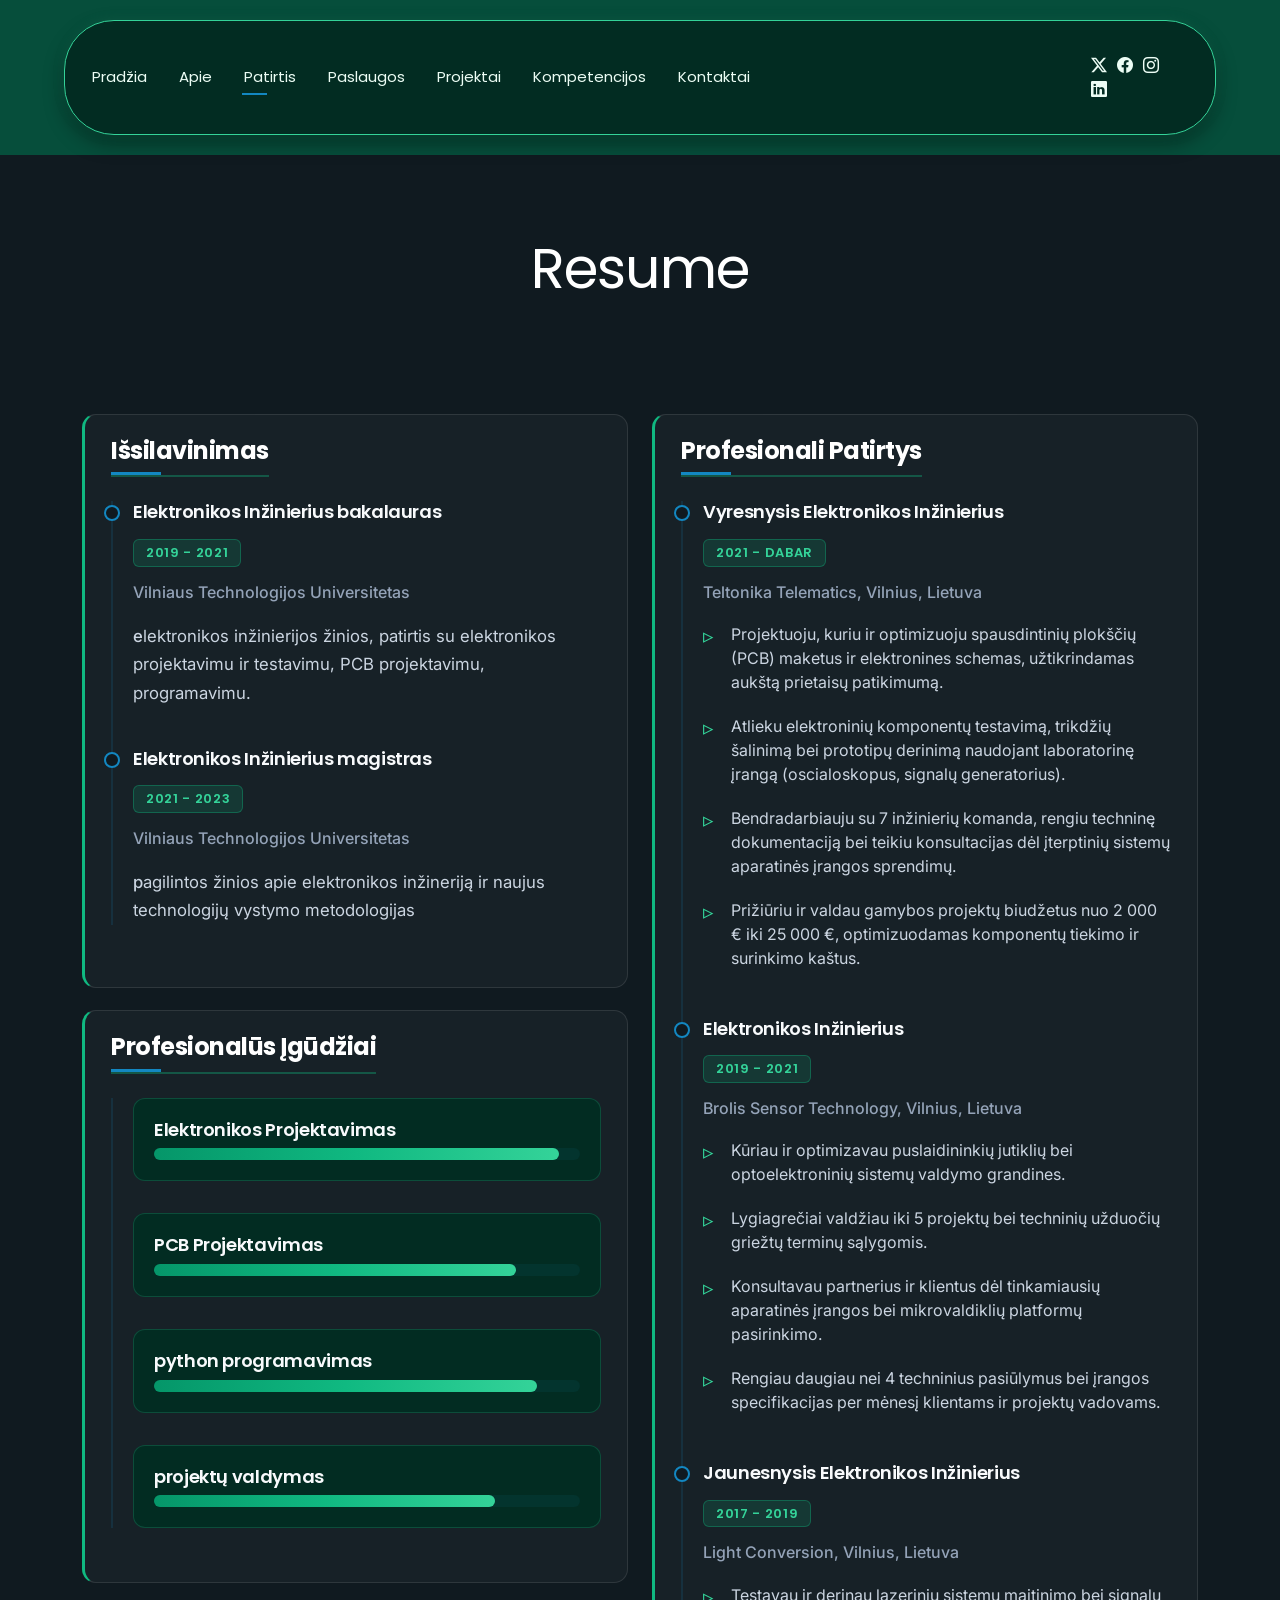
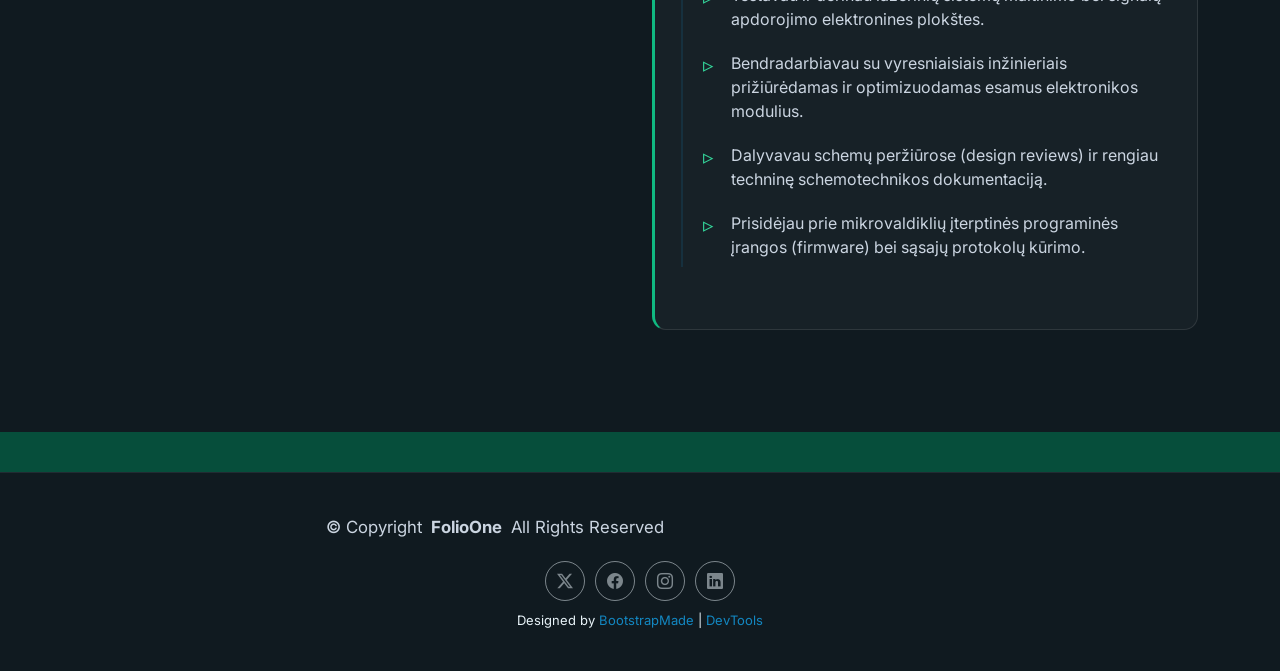
<file: resume.html>
<!DOCTYPE html>
<html lang="lt">

<head>
  <meta charset="utf-8">
  <meta content="width=device-width, initial-scale=1.0" name="viewport">
  <title>Resume - FolioOne Bootstrap Template</title>
  <meta name="description" content="">
  <meta name="keywords" content="">

  <!-- Favicons -->
  <link href="assets/img/favicon.png" rel="icon">
  <link href="assets/img/apple-touch-icon.png" rel="apple-touch-icon">

  <!-- Fonts -->
  <link href="https://fonts.googleapis.com" rel="preconnect">
  <link href="https://fonts.gstatic.com" rel="preconnect" crossorigin>
  <link href="https://fonts.googleapis.com/css2?family=Roboto:ital,wght@0,100;0,300;0,400;0,500;0,700;0,900;1,100;1,300;1,400;1,500;1,700;1,900&family=Poppins:ital,wght@0,100;0,200;0,300;0,400;0,500;0,600;0,700;0,800;0,900;1,100;1,200;1,300;1,400;1,500;1,600;1,700;1,800;1,900&family=Raleway:ital,wght@0,100;0,200;0,300;0,400;0,500;0,600;0,700;0,800;0,900;1,100;1,200;1,300;1,400;1,500;1,600;1,700;1,800;1,900&display=swap" rel="stylesheet">

  <!-- Vendor CSS Files -->
  <link href="assets/vendor/bootstrap/css/bootstrap.min.css" rel="stylesheet">
  <link href="assets/vendor/bootstrap-icons/bootstrap-icons.css" rel="stylesheet">
  <link href="assets/vendor/aos/aos.css" rel="stylesheet">
  <link href="assets/vendor/swiper/swiper-bundle.min.css" rel="stylesheet">
  <link href="assets/vendor/glightbox/css/glightbox.min.css" rel="stylesheet">

  <!-- Main CSS File -->
  <link href="assets/css/main.css" rel="stylesheet">
  <link href="assets/css/custom.css" rel="stylesheet">
  <!-- =======================================================
  * Template Name: FolioOne
  * Template URL: https://bootstrapmade.com/folioone-bootstrap-portfolio-website-template/
  * Updated: Aug 23 2025 with Bootstrap v5.3.7
  * Author: BootstrapMade.com
  * License: https://bootstrapmade.com/license/
  ======================================================== -->
</head>

<body class="resume-page">

  <header id="header" class="header d-flex align-items-center light-background sticky-top">
    <div class="container position-relative d-flex align-items-center justify-content-between">

      <!-- <a href="index.html" class="logo d-flex align-items-center me-auto me-xl-0">
      <img src="assets/img/logo.webp" alt="">
      <h1 class="sitename">FolioOne</h1> 
    </a> -->

      <nav id="navmenu" class="navmenu">
        <ul>
          <li><a href="index.html">Pradžia</a></li>
          <li><a href="about.html">Apie</a></li>
          <li><a href="resume.html" class="active">Patirtis</a></li>
          <li><a href="services.html">Paslaugos</a></li>
          <li><a href="portfolio.html">Projektai</a></li>
          <li><a href="kompetencijos.html">Kompetencijos</a></li>
          <li><a href="contact.html">Kontaktai</a></li>
        </ul>
        <i class="mobile-nav-toggle d-xl-none bi bi-list"></i>
      </nav>

      <div class="header-social-links">
        <a href="#" class="twitter"><i class="bi bi-twitter-x"></i></a>
        <a href="#" class="facebook"><i class="bi bi-facebook"></i></a>
        <a href="#" class="instagram"><i class="bi bi-instagram"></i></a>
        <a href="#" class="linkedin"><i class="bi bi-linkedin"></i></a>
      </div>

    </div>
  </header>

  <main class="main">

    <!-- Resume Section -->
    <section id="resume" class="resume section">

      <!-- Section Title -->
      <div class="container section-title" data-aos="fade-up">
        <h2>Resume</h2>
      </div><!-- End Section Title -->

      <div class="container" data-aos="fade-up" data-aos-delay="100">

        <div class="row">
          <div class="col-lg-6">

            <!-- Education Section -->
            <div class="resume-item" data-aos="fade-up">
              <h3 class="resume-title">Išsilavinimas</h3>

              <div class="resume-content">
                <article class="education-item">
                  <h4>Elektronikos Inžinierius bakalauras</h4>
                  <h5>2019 - 2021</h5>
                  <p class="institution"><em>Vilniaus Technologijos Universitetas</em></p>
                  <p>elektronikos inžinierijos žinios, patirtis su elektronikos projektavimu ir testavimu, PCB projektavimu, programavimu.</p>
                </article>

                <article class="education-item">
                  <h4>Elektronikos Inžinierius magistras</h4>
                  <h5>2021 - 2023</h5>
                  <p class="institution"><em>Vilniaus Technologijos Universitetas</em></p>
                  <p>pagilintos žinios apie elektronikos inžineriją ir naujus technologijų vystymo metodologijas</p>
                </article>
              </div>
            </div><!-- End Education Section -->

            <!-- Professional Skills Section -->
            <div class="resume-item skills-animation" data-aos="fade-up">
              <h3 class="resume-title">Profesionalūs Įgūdžiai</h3>

              <div class="resume-content">
                <div class="skill-item">
                  <h4>Elektronikos Projektavimas</h4>
                  <div class="progress">
                    <div class="progress-bar" role="progressbar" aria-valuenow="95" aria-valuemin="0" aria-valuemax="100"></div>
                  </div>
                </div>

                <div class="skill-item">
                  <h4>PCB Projektavimas</h4>
                  <div class="progress">
                    <div class="progress-bar" role="progressbar" aria-valuenow="85" aria-valuemin="0" aria-valuemax="100"></div>
                  </div>
                </div>

                <div class="skill-item">
                  <h4>python programavimas</h4>
                  <div class="progress">
                    <div class="progress-bar" role="progressbar" aria-valuenow="90" aria-valuemin="0" aria-valuemax="100"></div>
                  </div>
                </div>

                <div class="skill-item">
                  <h4>projektų valdymas</h4>
                  <div class="progress">
                    <div class="progress-bar" role="progressbar" aria-valuenow="80" aria-valuemin="0" aria-valuemax="100"></div>
                  </div>
                </div>
              </div>
            </div><!-- End Professional Skills Section -->
          </div>

          <div class="col-lg-6">
            <!-- Experience Section -->
            <div class="resume-item" data-aos="fade-up" data-aos-delay="100">
              <h3 class="resume-title">Profesionali Patirtys</h3>

              <div class="resume-content">
                <article class="experience-item">
                  <h4>Vyresnysis Elektronikos Inžinierius</h4>
                  <h5>2021 - dabar</h5>
                  <p class="company"><em>Teltonika Telematics, Vilnius, Lietuva</em></p>
                  <ul>
                    <li>Projektuoju, kuriu ir optimizuoju spausdintinių plokščių (PCB) maketus ir elektronines schemas, užtikrindamas aukštą prietaisų patikimumą.</li>
                    <li>Atlieku elektroninių komponentų testavimą, trikdžių šalinimą bei prototipų derinimą naudojant laboratorinę įrangą (oscialoskopus, signalų generatorius).</li>
                    <li>Bendradarbiauju su 7 inžinierių komanda, rengiu techninę dokumentaciją bei teikiu konsultacijas dėl įterptinių sistemų aparatinės įrangos sprendimų.</li>
                    <li>Prižiūriu ir valdau gamybos projektų biudžetus nuo 2 000 € iki 25 000 €, optimizuodamas komponentų tiekimo ir surinkimo kaštus.</li>
                  </ul>
                </article>

                <article class="experience-item">
                  <h4>Elektronikos Inžinierius</h4>
                  <h5>2019 - 2021</h5>
                  <p class="company"><em>Brolis Sensor Technology, Vilnius, Lietuva</em></p>
                  <ul>
                    <li>Kūriau ir optimizavau puslaidininkių jutiklių bei optoelektroninių sistemų valdymo grandines.</li>
                    <li>Lygiagrečiai valdžiau iki 5 projektų bei techninių užduočių griežtų terminų sąlygomis.</li>
                    <li>Konsultavau partnerius ir klientus dėl tinkamiausių aparatinės įrangos bei mikrovaldiklių platformų pasirinkimo.</li>
                    <li>Rengiau daugiau nei 4 techninius pasiūlymus bei įrangos specifikacijas per mėnesį klientams ir projektų vadovams.</li>
                  </ul>
                </article>

                <article class="experience-item">
                  <h4>Jaunesnysis Elektronikos Inžinierius</h4>
                  <h5>2017 - 2019</h5>
                  <p class="company"><em>Light Conversion, Vilnius, Lietuva</em></p>
                  <ul>
                    <li>Testavau ir derinau lazerinių sistemų maitinimo bei signalų apdorojimo elektronines plokštes.</li>
                    <li>Bendradarbiavau su vyresniaisiais inžinieriais prižiūrėdamas ir optimizuodamas esamus elektronikos modulius.</li>
                    <li>Dalyvavau schemų peržiūrose (design reviews) ir rengiau techninę schemotechnikos dokumentaciją.</li>
                    <li>Prisidėjau prie mikrovaldiklių įterptinės programinės įrangos (firmware) bei sąsajų protokolų kūrimo.</li>
                  </ul>
                </article>
              </div>
            </div><!-- End Experience Section -->
          </div>
        </div>

      </div>

    </section><!-- /Resume Section -->

  </main>

  <footer id="footer" class="footer">

    <div class="container">
      <div class="copyright text-center ">
        <p>© <span>Copyright</span> <strong class="px-1 sitename">FolioOne</strong> <span>All Rights Reserved<br></span></p>
      </div>
      <div class="social-links d-flex justify-content-center">
        <a href=""><i class="bi bi-twitter-x"></i></a>
        <a href=""><i class="bi bi-facebook"></i></a>
        <a href=""><i class="bi bi-instagram"></i></a>
        <a href=""><i class="bi bi-linkedin"></i></a>
      </div>
      <div class="credits">
        <!-- All the links in the footer should remain intact. -->
        <!-- You can delete the links only if you've purchased the pro version. -->
        <!-- Licensing information: https://bootstrapmade.com/license/ -->
        <!-- Purchase the pro version with working PHP/AJAX contact form: [buy-url] -->
        Designed by <a href="https://bootstrapmade.com/">BootstrapMade</a> | <a href="https://bootstrapmade.com/tools/">DevTools</a>
      </div>
    </div>

  </footer>

  <!-- Scroll Top -->
  <a href="#" id="scroll-top" class="scroll-top d-flex align-items-center justify-content-center"><i class="bi bi-arrow-up-short"></i></a>

  <!-- Preloader -->
  <div id="preloader"></div>

  <!-- Vendor JS Files -->
  <script src="assets/vendor/bootstrap/js/bootstrap.bundle.min.js"></script>
  <script src="assets/vendor/php-email-form/validate.js"></script>
  <script src="assets/vendor/aos/aos.js"></script>
  <script src="assets/vendor/typed.js/typed.umd.js"></script>
  <script src="assets/vendor/waypoints/noframework.waypoints.js"></script>
  <script src="assets/vendor/purecounter/purecounter_vanilla.js"></script>
  <script src="assets/vendor/swiper/swiper-bundle.min.js"></script>
  <script src="assets/vendor/imagesloaded/imagesloaded.pkgd.min.js"></script>
  <script src="assets/vendor/isotope-layout/isotope.pkgd.min.js"></script>
  <script src="assets/vendor/glightbox/js/glightbox.min.js"></script>

  <!-- Main JS File -->
  <script src="assets/js/main.js"></script>

</body>

</html>
</file>
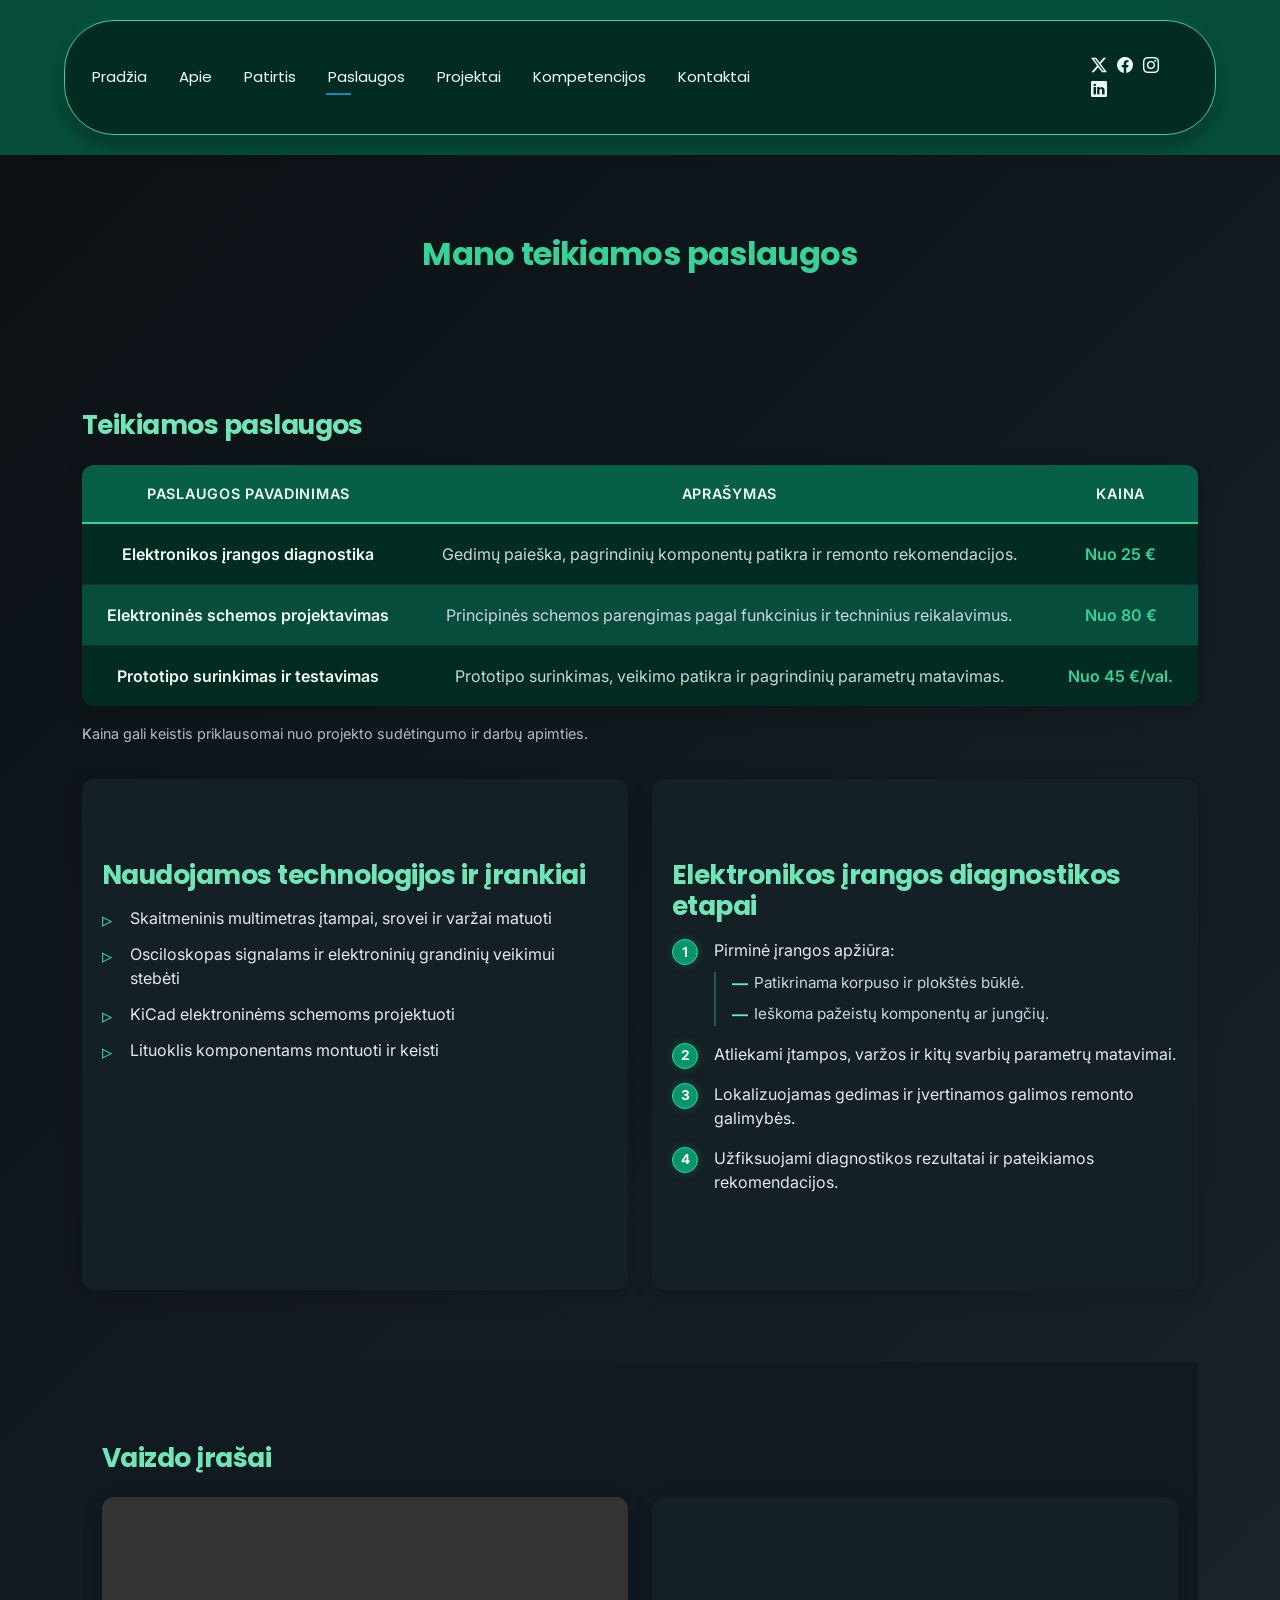
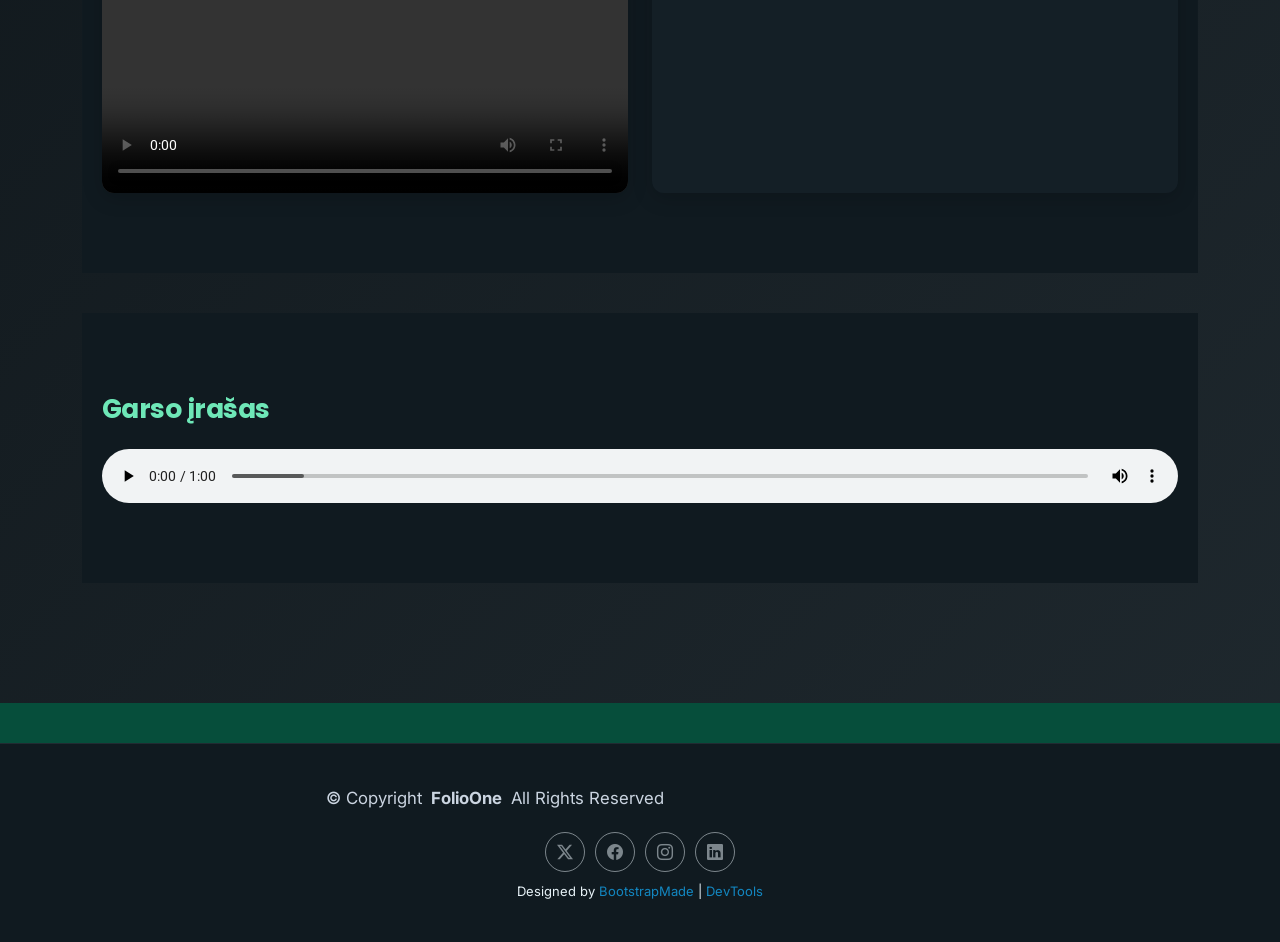
<file: services.html>
<!DOCTYPE html>
<html lang="lt">

<head>
  <meta charset="utf-8">
  <meta content="width=device-width, initial-scale=1.0" name="viewport">
  <title>Elektronikos inžinerijos paslaugos</title>
  <meta name="description" content="Elektronikos inžinerijos paslaugos ir orientacinės kainos.">
  <meta name="keywords" content="elektronikos inžinerija, elektronikos diagnostika, schemų projektavimas, prototipų testavimas">

  <!-- Favicons -->
  <link href="assets/img/favicon.png" rel="icon">
  <link href="assets/img/apple-touch-icon.png" rel="apple-touch-icon">

  <!-- Fonts -->
  <link href="https://fonts.googleapis.com" rel="preconnect">
  <link href="https://fonts.gstatic.com" rel="preconnect" crossorigin>
  <link href="https://fonts.googleapis.com/css2?family=Roboto:ital,wght@0,100;0,300;0,400;0,500;0,700;0,900;1,100;1,300;1,400;1,500;1,700;1,900&family=Poppins:ital,wght@0,100;0,200;0,300;0,400;0,500;0,600;0,700;0,800;0,900;1,100;1,200;1,300;1,400;1,500;1,600;1,700;1,800;1,900&family=Raleway:ital,wght@0,100;0,200;0,300;0,400;0,500;0,600;0,700;0,800;0,900;1,100;1,200;1,300;1,400;1,500;1,600;1,700;1,800;1,900&display=swap" rel="stylesheet">

  <!-- Vendor CSS Files -->
  <link href="assets/vendor/bootstrap/css/bootstrap.min.css" rel="stylesheet">
  <link href="assets/vendor/bootstrap-icons/bootstrap-icons.css" rel="stylesheet">
  <link href="assets/vendor/aos/aos.css" rel="stylesheet">
  <link href="assets/vendor/swiper/swiper-bundle.min.css" rel="stylesheet">
  <link href="assets/vendor/glightbox/css/glightbox.min.css" rel="stylesheet">

  <!-- Main CSS File -->
  <link href="assets/css/main.css" rel="stylesheet">
  <link href="assets/css/custom.css" rel="stylesheet">
  <!-- =======================================================
  * Template Name: FolioOne
  * Template URL: https://bootstrapmade.com/folioone-bootstrap-portfolio-website-template/
  * Updated: Aug 23 2025 with Bootstrap v5.3.7
  * Author: BootstrapMade.com
  * License: https://bootstrapmade.com/license/
  ======================================================== -->
</head>

<body class="services-page">

  <header id="header" class="header d-flex align-items-center light-background sticky-top">
    <div class="container position-relative d-flex align-items-center justify-content-between">

      <!-- <a href="index.html" class="logo d-flex align-items-center me-auto me-xl-0">
      <img src="assets/img/logo.webp" alt="">
      <h1 class="sitename">FolioOne</h1> 
    </a> -->

      <nav id="navmenu" class="navmenu">
        <ul>
          <li><a href="index.html">Pradžia</a></li>
          <li><a href="about.html">Apie</a></li>
          <li><a href="resume.html">Patirtis</a></li>
          <li><a href="services.html" class="active">Paslaugos</a></li>
          <li><a href="portfolio.html">Projektai</a></li>
          <li><a href="#kompetencijos">Kompetencijos</a></li>
          <li><a href="contact.html">Kontaktai</a></li>
        </ul>
        <i class="mobile-nav-toggle d-xl-none bi bi-list"></i>
      </nav>

      <div class="header-social-links">
        <a href="#" class="twitter"><i class="bi bi-twitter-x"></i></a>
        <a href="#" class="facebook"><i class="bi bi-facebook"></i></a>
        <a href="#" class="instagram"><i class="bi bi-instagram"></i></a>
        <a href="#" class="linkedin"><i class="bi bi-linkedin"></i></a>
      </div>

    </div>
  </header>

  <main class="main">

    <!-- Services Section -->
    <section id="services" class="services section">

      <!-- Section Title -->
      <div class="container section-title" data-aos="fade-up">
        <h2>Mano teikiamos paslaugos</h2>
      </div><!-- End Section Title -->

      <div class="container" data-aos="fade-up" data-aos-delay="100">

        <div class="services-table-section" data-aos="fade-up" data-aos-delay="150">
          <h3>Teikiamos paslaugos</h3>
          <div class="services-table-wrap">
            <div class="table-responsive">
              <table class="table services-table align-middle mb-0">
                <thead>
                  <tr>
                    <th scope="col">Paslaugos pavadinimas</th>
                    <th scope="col">Aprašymas</th>
                    <th scope="col">Kaina</th>
                  </tr>
                </thead>
                <tbody>
                  <tr>
                    <th scope="row">Elektronikos įrangos diagnostika</th>
                    <td>Gedimų paieška, pagrindinių komponentų patikra ir remonto rekomendacijos.</td>
                    <td class="service-price">Nuo 25 €</td>
                  </tr>
                  <tr>
                    <th scope="row">Elektroninės schemos projektavimas</th>
                    <td>Principinės schemos parengimas pagal funkcinius ir techninius reikalavimus.</td>
                    <td class="service-price">Nuo 80 €</td>
                  </tr>
                  <tr>
                    <th scope="row">Prototipo surinkimas ir testavimas</th>
                    <td>Prototipo surinkimas, veikimo patikra ir pagrindinių parametrų matavimas.</td>
                    <td class="service-price">Nuo 45 €/val.</td>
                  </tr>
                </tbody>
              </table>
            </div>
          </div>
          <p class="services-table-note">Kaina gali keistis priklausomai nuo projekto sudėtingumo ir darbų apimties.</p>
        </div>

        <div class="services-details-grid" data-aos="fade-up" data-aos-delay="200">
          <section class="services-details-card">
            <h3>Naudojamos technologijos ir įrankiai</h3>
            <ul>
              <li>Skaitmeninis multimetras įtampai, srovei ir varžai matuoti</li>
              <li>Osciloskopas signalams ir elektroninių grandinių veikimui stebėti</li>
              <li>KiCad elektroninėms schemoms projektuoti</li>
              <li>Lituoklis komponentams montuoti ir keisti</li>
            </ul>
          </section>

          <section class="services-details-card">
            <h3>Elektronikos įrangos diagnostikos etapai</h3>
            <ol>
              <li>
                Pirminė įrangos apžiūra:
                <ul>
                  <li>Patikrinama korpuso ir plokštės būklė.</li>
                  <li>Ieškoma pažeistų komponentų ar jungčių.</li>
                </ul>
              </li>
              <li>Atliekami įtampos, varžos ir kitų svarbių parametrų matavimai.</li>
              <li>Lokalizuojamas gedimas ir įvertinamos galimos remonto galimybės.</li>
              <li>Užfiksuojami diagnostikos rezultatai ir pateikiamos rekomendacijos.</li>
            </ol>
          </section>
        </div>

        <section class="services-video-section" data-aos="fade-up" data-aos-delay="250">
          <h3>Vaizdo įrašai</h3>
          <div class="services-video-grid">
            <div class="services-video-wrap">
              <video controls preload="metadata" playsinline>
                <source src="assets/media/video1.mp4" type="video/mp4">
                Jūsų naršyklė nepalaiko vaizdo įrašų atkūrimo.
              </video>
            </div>
            <div class="services-video-wrap">
              <iframe
                src="https://www.youtube-nocookie.com/embed/BoUVIhtqjAw"
                title="YouTube vaizdo įrašas"
                loading="lazy"
                referrerpolicy="strict-origin-when-cross-origin"
                allow="accelerometer; autoplay; clipboard-write; encrypted-media; gyroscope; picture-in-picture; web-share"
                allowfullscreen>
              </iframe>
            </div>
          </div>
        </section>

        <section class="services-audio-section" data-aos="fade-up" data-aos-delay="300">
          <h3>Garso įrašas</h3>
          <audio class="services-audio-player" controls preload="metadata">
            <source src="assets/media/audio.mp3" type="audio/mpeg">
            Jūsų naršyklė nepalaiko garso įrašų atkūrimo.
          </audio>
        </section>

      </div>

    </section><!-- /Services Section -->

  </main>

  <footer id="footer" class="footer">

    <div class="container">
      <div class="copyright text-center ">
        <p>© <span>Copyright</span> <strong class="px-1 sitename">FolioOne</strong> <span>All Rights Reserved<br></span></p>
      </div>
      <div class="social-links d-flex justify-content-center">
        <a href=""><i class="bi bi-twitter-x"></i></a>
        <a href=""><i class="bi bi-facebook"></i></a>
        <a href=""><i class="bi bi-instagram"></i></a>
        <a href=""><i class="bi bi-linkedin"></i></a>
      </div>
      <div class="credits">
        <!-- All the links in the footer should remain intact. -->
        <!-- You can delete the links only if you've purchased the pro version. -->
        <!-- Licensing information: https://bootstrapmade.com/license/ -->
        <!-- Purchase the pro version with working PHP/AJAX contact form: [buy-url] -->
        Designed by <a href="https://bootstrapmade.com/">BootstrapMade</a> | <a href="https://bootstrapmade.com/tools/">DevTools</a>
      </div>
    </div>

  </footer>

  <!-- Scroll Top -->
  <a href="#" id="scroll-top" class="scroll-top d-flex align-items-center justify-content-center"><i class="bi bi-arrow-up-short"></i></a>

  <!-- Preloader -->
  <div id="preloader"></div>

  <!-- Vendor JS Files -->
  <script src="assets/vendor/bootstrap/js/bootstrap.bundle.min.js"></script>
  <script src="assets/vendor/php-email-form/validate.js"></script>
  <script src="assets/vendor/aos/aos.js"></script>
  <script src="assets/vendor/typed.js/typed.umd.js"></script>
  <script src="assets/vendor/waypoints/noframework.waypoints.js"></script>
  <script src="assets/vendor/purecounter/purecounter_vanilla.js"></script>
  <script src="assets/vendor/swiper/swiper-bundle.min.js"></script>
  <script src="assets/vendor/imagesloaded/imagesloaded.pkgd.min.js"></script>
  <script src="assets/vendor/isotope-layout/isotope.pkgd.min.js"></script>
  <script src="assets/vendor/glightbox/js/glightbox.min.js"></script>

  <!-- Main JS File -->
  <script src="assets/js/main.js"></script>

</body>

</html>
</file>
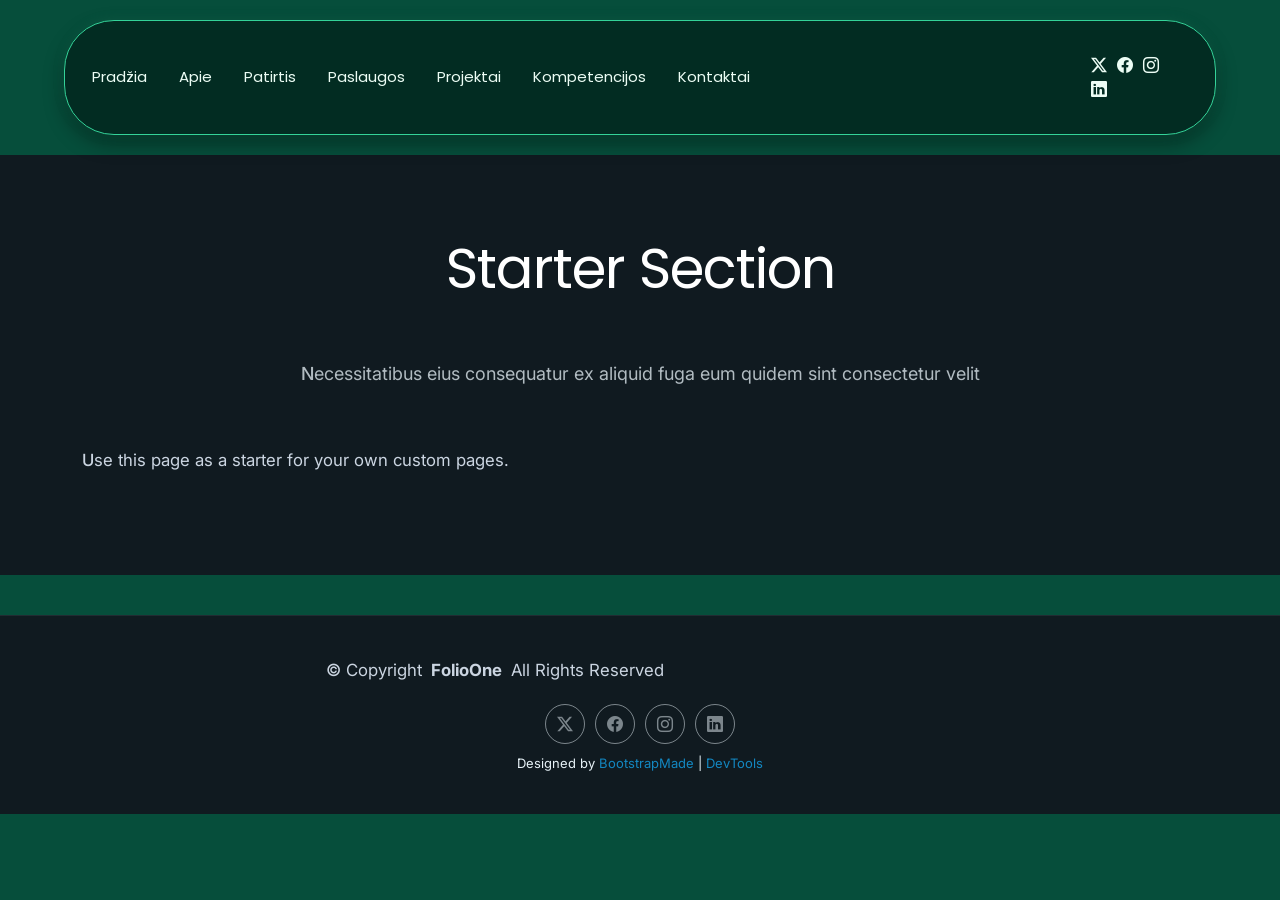
<file: starter-page.html>
<!DOCTYPE html>
<html lang="en">

<head>
  <meta charset="utf-8">
  <meta content="width=device-width, initial-scale=1.0" name="viewport">
  <title>Starter Page - FolioOne Bootstrap Template</title>
  <meta name="description" content="">
  <meta name="keywords" content="">

  <!-- Favicons -->
  <link href="assets/img/favicon.png" rel="icon">
  <link href="assets/img/apple-touch-icon.png" rel="apple-touch-icon">

  <!-- Fonts -->
  <link href="https://fonts.googleapis.com" rel="preconnect">
  <link href="https://fonts.gstatic.com" rel="preconnect" crossorigin>
  <link href="https://fonts.googleapis.com/css2?family=Roboto:ital,wght@0,100;0,300;0,400;0,500;0,700;0,900;1,100;1,300;1,400;1,500;1,700;1,900&family=Poppins:ital,wght@0,100;0,200;0,300;0,400;0,500;0,600;0,700;0,800;0,900;1,100;1,200;1,300;1,400;1,500;1,600;1,700;1,800;1,900&family=Raleway:ital,wght@0,100;0,200;0,300;0,400;0,500;0,600;0,700;0,800;0,900;1,100;1,200;1,300;1,400;1,500;1,600;1,700;1,800;1,900&display=swap" rel="stylesheet">

  <!-- Vendor CSS Files -->
  <link href="assets/vendor/bootstrap/css/bootstrap.min.css" rel="stylesheet">
  <link href="assets/vendor/bootstrap-icons/bootstrap-icons.css" rel="stylesheet">
  <link href="assets/vendor/aos/aos.css" rel="stylesheet">
  <link href="assets/vendor/swiper/swiper-bundle.min.css" rel="stylesheet">
  <link href="assets/vendor/glightbox/css/glightbox.min.css" rel="stylesheet">

  <!-- Main CSS File -->
  <link href="assets/css/main.css" rel="stylesheet">
  <link href="assets/css/custom.css" rel="stylesheet">
  <!-- =======================================================
  * Template Name: FolioOne
  * Template URL: https://bootstrapmade.com/folioone-bootstrap-portfolio-website-template/
  * Updated: Aug 23 2025 with Bootstrap v5.3.7
  * Author: BootstrapMade.com
  * License: https://bootstrapmade.com/license/
  ======================================================== -->
</head>

<body class="starter-page-page">

  <header id="header" class="header d-flex align-items-center light-background sticky-top">
    <div class="container position-relative d-flex align-items-center justify-content-between">

      <!-- <a href="index.html" class="logo d-flex align-items-center me-auto me-xl-0">
      <img src="assets/img/logo.webp" alt="">
      <h1 class="sitename">FolioOne</h1> 
    </a> -->

      <nav id="navmenu" class="navmenu">
        <ul>
          <li><a href="index.html">Pradžia</a></li>
          <li><a href="about.html">Apie</a></li>
          <li><a href="resume.html">Patirtis</a></li>
          <li><a href="services.html">Paslaugos</a></li>
          <li><a href="portfolio.html">Projektai</a></li>
          <li><a href="kompetencijos.html">Kompetencijos</a></li>
          <li><a href="contact.html">Kontaktai</a></li>
        </ul>
        <i class="mobile-nav-toggle d-xl-none bi bi-list"></i>
      </nav>

      <div class="header-social-links">
        <a href="#" class="twitter"><i class="bi bi-twitter-x"></i></a>
        <a href="#" class="facebook"><i class="bi bi-facebook"></i></a>
        <a href="#" class="instagram"><i class="bi bi-instagram"></i></a>
        <a href="#" class="linkedin"><i class="bi bi-linkedin"></i></a>
      </div>

    </div>
  </header>

  <main class="main">

    <!-- Starter Section Section -->
    <section id="starter-section" class="starter-section section">

      <!-- Section Title -->
      <div class="container section-title" data-aos="fade-up">
        <h2>Starter Section</h2>
        <p>Necessitatibus eius consequatur ex aliquid fuga eum quidem sint consectetur velit</p>
      </div><!-- End Section Title -->

      <div class="container" data-aos="fade-up">
        <p>Use this page as a starter for your own custom pages.</p>
      </div>

    </section><!-- /Starter Section Section -->

  </main>

  <footer id="footer" class="footer">

    <div class="container">
      <div class="copyright text-center ">
        <p>© <span>Copyright</span> <strong class="px-1 sitename">FolioOne</strong> <span>All Rights Reserved<br></span></p>
      </div>
      <div class="social-links d-flex justify-content-center">
        <a href=""><i class="bi bi-twitter-x"></i></a>
        <a href=""><i class="bi bi-facebook"></i></a>
        <a href=""><i class="bi bi-instagram"></i></a>
        <a href=""><i class="bi bi-linkedin"></i></a>
      </div>
      <div class="credits">
        <!-- All the links in the footer should remain intact. -->
        <!-- You can delete the links only if you've purchased the pro version. -->
        <!-- Licensing information: https://bootstrapmade.com/license/ -->
        <!-- Purchase the pro version with working PHP/AJAX contact form: [buy-url] -->
        Designed by <a href="https://bootstrapmade.com/">BootstrapMade</a> | <a href="https://bootstrapmade.com/tools/">DevTools</a>
      </div>
    </div>

  </footer>

  <!-- Scroll Top -->
  <a href="#" id="scroll-top" class="scroll-top d-flex align-items-center justify-content-center"><i class="bi bi-arrow-up-short"></i></a>

  <!-- Preloader -->
  <div id="preloader"></div>

  <!-- Vendor JS Files -->
  <script src="assets/vendor/bootstrap/js/bootstrap.bundle.min.js"></script>
  <script src="assets/vendor/php-email-form/validate.js"></script>
  <script src="assets/vendor/aos/aos.js"></script>
  <script src="assets/vendor/typed.js/typed.umd.js"></script>
  <script src="assets/vendor/waypoints/noframework.waypoints.js"></script>
  <script src="assets/vendor/purecounter/purecounter_vanilla.js"></script>
  <script src="assets/vendor/swiper/swiper-bundle.min.js"></script>
  <script src="assets/vendor/imagesloaded/imagesloaded.pkgd.min.js"></script>
  <script src="assets/vendor/isotope-layout/isotope.pkgd.min.js"></script>
  <script src="assets/vendor/glightbox/js/glightbox.min.js"></script>

  <!-- Main JS File -->
  <script src="assets/js/main.js"></script>

</body>

</html>
</file>
<file: assets/css/custom.css>
@import url('https://fonts.googleapis.com/css2?family=Inter:wght@400;500;600&family=Poppins:wght@600;700&display=swap');

:root {
    --bg-main: #064e3b;          
    --bg-header: #022c22;        
    --bg-card-head: #065f46;     
    
    --text-main: #e2e8f0;        
    --text-muted: #cbd5e1;       
    --text-heading: #f0fdf4;     
    
    --accent-emerald: #34d399;   
    --accent-hover: #10b981;     
    --btn-bg: #059669;           
    
    --border-color: #064e3b;     
    --border-dark: #1e293b;
}

body {
    font-family: 'Inter', system-ui, -apple-system, sans-serif;
    color: var(--text-main);
    background-color: var(--bg-main);
}


h1, h2, h3, h4, h5, h6 {
    font-family: 'Poppins', sans-serif;
    font-weight: 700;
    letter-spacing: -0.02em;
    margin-bottom: 0.75rem;
}

h1 {
    font-size: 2.5rem;
    color: var(--text-heading) !important;
    border-bottom: 2px solid var(--border-color);
    padding-bottom: 0.5rem;
}

h1 span, h1 .highlight, h1 strong {
    color: var(--accent-emerald) !important;
}

h2 { font-size: 2rem; color: var(--accent-emerald); }
h3 { font-size: 1.65rem; color: #6ee7b7; }
h4 { font-size: 1.35rem; font-weight: 600; color: #a7f3d0; }
h5 { font-size: 1.15rem; font-weight: 600; text-transform: uppercase; letter-spacing: 0.05em; color: #6ee7b7; }
h6 { font-size: 1rem; font-weight: 500; color: #a7f3d0; }

body.services-page .section-title h2 {
    font-size: 2rem;
    color: var(--accent-emerald);
    font-weight: 700;
    letter-spacing: -0.02em;
}

body.services-page .services h3 {
    font-size: 1.65rem;
    color: #6ee7b7;
    letter-spacing: -0.02em;
}

/* --- 4. PASTRAIPOS --- */
p {
    font-size: 1.05rem;
    line-height: 1.7;
    color: var(--text-muted);
    margin-bottom: 1.25rem;
    max-width: 75ch;
}

p::first-letter {
    font-weight: 500;
}

/* --- 5. NAVIGACIJOS JUOSTA --- */
header, navbar, .navbar, nav {
    background-color: var(--bg-header) !important;
    border-bottom: 1px solid var(--border-color);
}

header a, .navbar a, nav a, header .nav-link, .navbar-nav .nav-link {
    color: #ecfdf5 !important;
}

header a:hover, .navbar a:hover, nav a:hover {
    color: var(--accent-emerald) !important;
}

/* --- 6. MYGTUKAI --- */
.btn-primary, 
a.btn-primary, 
button.btn-primary {
    background-color: var(--btn-bg) !important;
    border-color: var(--btn-bg) !important;
    color: #ffffff !important;
}

.btn-primary:hover, 
a.btn-primary:hover, 
button.btn-primary:hover {
    background-color: var(--accent-hover) !important;
    border-color: var(--accent-hover) !important;
}

a.btn:nth-child(2),
.btn-outline-primary,
.btn-outline-secondary,
.btn-secondary {
    border-color: var(--btn-bg) !important;
    color: var(--accent-emerald) !important;
    background-color: transparent !important;
}

a.btn:nth-child(2):hover,
.btn-outline-primary:hover,
.btn-outline-secondary:hover,
.btn-secondary:hover {
    background-color: var(--btn-bg) !important;
    color: #ffffff !important;
}

.text-primary, 
span.typed-text, 
.typed-cursor,
.typed-text,
.typed,
.typewrite,
span[class*="typed"],
h2 span,
h3 span {
    color: var(--accent-emerald) !important;
}

.typed-cursor,
.typed-cursor--blink {
    color: var(--accent-emerald) !important;
    opacity: 1;
}

.badge-icon, 
.card-icon, 
.feature-box i, 
.icon-box i,
div[class*="icon"] i,
div[class*="box"] svg,
div[class*="box"] i,
div[class*="badge"] svg,
div[class*="badge"] i,
div[class*="card"] svg,
div[class*="card"] i,
.hero svg,
.hero i,
svg path {
    fill: var(--accent-emerald) !important;
    color: var(--accent-emerald) !important;
    stroke: var(--accent-emerald) !important;
}

.social-links a:hover, 
.social-icons a:hover,
i:hover {
    color: var(--accent-emerald) !important;
}

.table thead th,
table thead th {
    background-color: var(--bg-card-head) !important;
    color: var(--text-heading) !important;
    border-bottom: 2px solid var(--accent-emerald) !important;
    text-transform: uppercase !important;
    letter-spacing: 0.05em;
    font-size: 0.9rem;
    font-weight: 700;
}

.table tbody tr:nth-child(odd) td,
.table tbody tr:nth-child(odd) th,
table tbody tr:nth-child(odd) td,
table tbody tr:nth-child(odd) th {
    background-color: #022c22 !important;
}

.table tbody tr:nth-child(even) td,
.table tbody tr:nth-child(even) th,
table tbody tr:nth-child(even) td,
table tbody tr:nth-child(even) th {
    background-color: #064e3b !important;
}

.table tbody tr:hover td,
.table tbody tr:hover th,
table tbody tr:hover td,
table tbody tr:hover th {
    background-color: #065f46 !important;
    transition: background-color 0.25s ease;
}

.table th,
.table td,
table th,
table td {
    padding: 18px 24px !important;
    text-align: center !important;
    vertical-align: middle !important;
    border-color: var(--border-dark) !important;
}

.table tbody th,
table tbody th,
.table tbody td:first-child,
table tbody td:first-child {
    color: var(--text-heading) !important;
    font-weight: 600 !important;
    text-transform: none !important;
    letter-spacing: normal !important;
    font-size: 1rem !important;
}

.table tbody td:nth-child(2),
table tbody td:nth-child(2) {
    color: var(--text-muted) !important;
}

.table tbody td:last-child,
table tbody td:last-child {
    color: var(--accent-emerald) !important;
    font-weight: 600 !important;
}

ul li::marker,
.services-list li::before {
    color: var(--accent-emerald) !important;
}

section,
#about,
#experience,
#portfolio,
#projects,
#kompetencijos,
.about-section,
.experience-section,
.projects-section {
    padding: 80px 20px !important;
    margin-bottom: 40px !important;
}

.section-title,
section h2,
#about h2,
#experience h2,
#projects h2 {
    margin-bottom: 2.5rem !important;
    padding-bottom: 1rem !important;
}

.card,
.portfolio-item,
.experience-box,
.about-content,
.service-item,
.timeline-item,
div[class*="card"],
div[class*="box"] {
    
    border: 1px solid rgba(52, 211, 153, 0.2) !important; 
    border-radius: 16px !important;                       
    
    padding: 28px !important;
    margin-bottom: 24px !important;
    
    background-color: rgba(2, 44, 34, 0.6) !important;
    box-shadow: 0 10px 30px -10px rgba(0, 0, 0, 0.5), 
                0 0 15px rgba(52, 211, 153, 0.05) !important;
    
    
    transition: transform 0.3s ease, box-shadow 0.3s ease, border-color 0.3s ease !important;
}

.card:hover,
.portfolio-item:hover,
.experience-box:hover,
.service-item:hover,
div[class*="card"]:hover {
    transform: translateY(-6px) !important;
    border-color: var(--accent-emerald) !important;
    box-shadow: 0 20px 35px -15px rgba(0, 0, 0, 0.7), 
                0 0 20px rgba(52, 211, 153, 0.2) !important;
}

header, navbar, .navbar, nav {
    position: static !important;
    background-color: transparent !important;
    border-bottom: none !important;
    padding: 20px 0 !important;
    width: 100% !important;
}

header .container, 
.navbar .container, 
nav .container,
.nav-container {
    position: relative;
    overflow: hidden;
    background-color: var(--bg-header) !important;
    border: 1px solid var(--accent-emerald) !important; 
    border-radius: 50px !important;                       
    padding: 10px 25px !important;                      
    box-shadow: 0 8px 20px rgba(0, 0, 0, 0.4), 
                0 0 12px rgba(52, 211, 153, 0.15) !important; 
    margin: 0 auto !important;
    max-width: 90% !important;
    transition: border-color 0.4s ease, box-shadow 0.4s ease !important;
}

header .container:hover, 
.navbar .container:hover, 
nav .container:hover,
.nav-container:hover {
    border-color: #6ee7b7 !important; 
    box-shadow: 0 0 25px rgba(52, 211, 153, 0.5), 
                inset 0 0 15px rgba(52, 211, 153, 0.2) !important; 
}

header .container::before, 
.navbar .container::before, 
nav .container::before,
.nav-container::before {
    content: '';
    position: absolute;
    top: 0;
    left: -100%;
    width: 50%;
    height: 100%;
    background: linear-gradient(
        90deg,
        transparent,
        rgba(52, 211, 153, 0.3),
        transparent
    );
    transition: left 0.7s ease;
    pointer-events: none;
}

header .container:hover::before, 
.navbar .container:hover::before, 
nav .container:hover::before,
.nav-container:hover::before {
    left: 100%;
}
.skill-item,
.skills-box,
.skill-card,
.progress-container,
div[class*="skill"] {
    position: relative;
    overflow: hidden;
    background-color: var(--bg-header) !important;
    border: 1px solid rgba(52, 211, 153, 0.2) !important;
    border-radius: 12px !important;
    padding: 20px !important;
    transition: all 0.4s ease !important;
}

.skill-item:hover,
.skills-box:hover,
.skill-card:hover,
.progress-container:hover,
div[class*="skill"]:hover {
    border-color: var(--accent-emerald) !important; 
    box-shadow: 0 0 25px rgba(52, 211, 153, 0.4), 
                inset 0 0 15px rgba(52, 211, 153, 0.1) !important; 
    transform: translateY(-4px) !important;
}

.skill-item::before,
.skills-box::before,
.skill-card::before,
div[class*="skill"]::before {
    content: '';
    position: absolute;
    top: 0;
    left: -100%;
    width: 50%;
    height: 100%;
    background: linear-gradient(
        90deg,
        transparent,
        rgba(52, 211, 153, 0.2),
        transparent
    );
    transition: left 0.6s ease;
    pointer-events: none;
}

.skill-item:hover::before,
.skills-box:hover::before,
.skill-card:hover::before,
div[class*="skill"]:hover::before {
    left: 100%;
}

main ul,
section ul,
.services ul {
    list-style: none !important;
    padding-left: 0 !important;
}

main ul > li,
section ul > li,
.services ul > li {
    position: relative;
    padding-left: 28px !important;
    margin-bottom: 12px !important;
    color: var(--text-main) !important;
}

main ul > li::before,
section ul > li::before,
.services ul > li::before {
    content: "▹" !important;
    position: absolute;
    left: 0;
    top: -1px;
    color: var(--accent-emerald) !important;
    font-size: 1.3rem;
    font-weight: bold;
    line-height: 1.4;
}

main ol,
section ol,
.services ol {
    list-style: none !important;
    counter-reset: custom-step-counter;
    padding-left: 0 !important;
}

main ol > li,
section ol > li,
.services ol > li {
    counter-increment: custom-step-counter;
    position: relative;
    padding-left: 42px !important;
    margin-bottom: 16px !important;
    color: var(--text-main) !important;
}

main ol > li::before,
section ol > li::before,
.services ol > li::before {
    content: counter(custom-step-counter) !important;
    position: absolute;
    left: 0;
    top: 1px;
    width: 26px;
    height: 26px;
    background-color: var(--btn-bg) !important;
    color: #ffffff !important;
    border: 1px solid var(--accent-emerald) !important;
    border-radius: 50%;
    font-size: 0.85rem;
    font-weight: 700;
    display: flex;
    align-items: center;
    justify-content: center;
    box-shadow: 0 0 10px rgba(52, 211, 153, 0.25);
}

main ol ul,
section ol ul,
.services ol ul {
    margin-top: 10px !important;
    margin-bottom: 10px !important;
    padding-left: 16px !important;
    border-left: 2px solid rgba(52, 211, 153, 0.35) !important;
}

main ol ul > li,
section ol ul > li,
.services ol ul > li {
    padding-left: 22px !important;
    margin-bottom: 8px !important;
    font-size: 0.95rem !important; 
    color: var(--text-muted) !important;
}

main ol ul > li::before,
section ol ul > li::before,
.services ol ul > li::before {
    content: "— " !important; 
    font-size: 1rem;
    color: #6ee7b7 !important;
    top: 0;
}

.competence-section div,
.competence-section div:hover,
.competence-section div::before,
.competence-section div::after {
  animation: none !important;
  transition: none !important;
  transform: none !important;
  translate: none !important;
  top: auto !important;
  bottom: auto !important;
}

.competence-section .stats-grid,
.competence-section .stats-grid:hover,
.competence-section .stat-details,
.competence-section .stat-details:hover,
.competence-section .level-progress-wrapper,
.competence-section .level-progress-wrapper:hover,
.competence-section .level-progress-label,
.competence-section .level-progress-label:hover {
  font-size: 14px !important;
  font-weight: 600 !important;
  color: #e2e8f0 !important;
  margin: 0 0 8px 0 !important;
  padding: 0 !important;
  border: none !important;
  background: transparent !important;
  transform: none !important;
  box-shadow: none !important;
}

.competence-section .stats-summary-row,
.competence-section .stats-summary-row:hover,
.competence-section .summary-item,
.competence-section .summary-item:hover,
.competence-section .kanban-cards,
.competence-section .kanban-cards:hover,
.competence-section .skill-info,
.competence-section .skill-info:hover,
.competence-section .skill-meta,
.competence-section .skill-meta:hover {
  border: none !important;
  padding: 0 !important;
  margin: 0 !important;
  background: transparent !important;
  box-shadow: none !important;
  transform: none !important;
}

.competence-section .stats-panel,
.competence-section .stats-panel:hover {
  background-color: rgba(255, 255, 255, 0.03) !important;
  border: 1px solid rgba(255, 255, 255, 0.08) !important;
  border-radius: 16px !important;
  padding: 24px !important;
  margin-bottom: 28px !important;
  transform: none !important;
  box-shadow: none !important;
}

.competence-section .stats-grid,
.competence-section .stats-grid:hover {
  display: grid !important;
  grid-template-columns: repeat(3, 1fr) !important;
  gap: 20px !important;
  margin-bottom: 22px !important;
}

.competence-section .stat-card,
.competence-section .stat-card:hover {
  border-radius: 14px !important;
  padding: 16px 20px !important;
  display: flex !important;
  align-items: center !important;
  gap: 16px !important;
  transform: none !important;
  box-shadow: none !important;
}

.competence-section .stat-xp,
.competence-section .stat-xp:hover {
  background-color: rgba(56, 189, 248, 0.1) !important;
  border: 1px solid rgba(56, 189, 248, 0.25) !important;
}

.competence-section .stat-level,
.competence-section .stat-level:hover {
  background-color: rgba(168, 85, 247, 0.12) !important;
  border: 1px solid rgba(168, 85, 247, 0.28) !important;
}

.competence-section .stat-rank,
.competence-section .stat-rank:hover {
  background-color: rgba(16, 185, 129, 0.12) !important;
  border: 1px solid rgba(16, 185, 129, 0.3) !important;
}

.competence-section .stat-icon,
.competence-section .stat-icon:hover {
  width: 48px !important;
  height: 48px !important;
  border-radius: 12px !important;
  background-color: rgba(255, 255, 255, 0.06) !important;
  border: none !important;
  padding: 0 !important;
  display: flex !important;
  align-items: center !important;
  justify-content: center !important;
  font-size: 22px !important;
  flex-shrink: 0 !important;
  transform: none !important;
  box-shadow: none !important;
}

.competence-section .stat-xp .stat-icon { color: #38bdf8 !important; }
.competence-section .stat-level .stat-icon { color: #c084fc !important; }
.competence-section .stat-rank .stat-icon { color: #34d399 !important; }

.competence-section .stat-details {
  display: flex !important;
  flex-direction: column !important;
  gap: 2px !important;
}

.competence-section .stat-label {
  font-size: 13px !important;
  color: #94a3b8 !important;
  font-weight: 500 !important;
}

.competence-section .stat-value {
  font-size: 22px !important;
  font-weight: 700 !important;
  color: #f8fafc !important;
  line-height: 1.2 !important;
}

.competence-section .level-progress-wrapper,
.competence-section .level-progress-wrapper:hover {
  margin-bottom: 20px !important;
}

.competence-section .level-progress-label {
  font-size: 14px !important;
  font-weight: 600 !important;
  color: #e2e8f0 !important;
  margin-bottom: 8px !important;
}

.competence-section .level-progress-track,
.competence-section .level-progress-track:hover {
  width: 100% !important;
  height: 22px !important;
  background-color: rgba(255, 255, 255, 0.08) !important;
  border: 1px solid rgba(255, 255, 255, 0.1) !important;
  border-radius: 999px !important;
  padding: 0 !important;
  margin: 0 !important;
  overflow: hidden !important;
  transform: none !important;
  box-shadow: none !important;
}

.competence-section .level-progress-fill,
.competence-section .level-progress-fill:hover {
  height: 100% !important;
  background: linear-gradient(90deg, #0ea5e9 0%, #10b981 100%) !important;
  border: none !important;
  border-radius: 999px !important;
  padding: 0 12px !important;
  display: flex !important;
  align-items: center !important;
  justify-content: flex-end !important;
  color: #ffffff !important;
  font-size: 12px !important;
  font-weight: 700 !important;
  transform: none !important;
  box-shadow: none !important;
}

.competence-section .stats-summary-row,
.competence-section .stats-summary-row:hover {
  display: flex !important;
  align-items: center !important;
  justify-content: space-around !important;
  padding-top: 16px !important;
  border-top: 1px solid rgba(255, 255, 255, 0.08) !important;
}

.competence-section .summary-item,
.competence-section .summary-item:hover {
  display: flex !important;
  align-items: center !important;
  gap: 8px !important;
  font-size: 14px !important;
  color: #cbd5e1 !important;
}

.competence-section .summary-item strong {
  color: #ffffff !important;
  font-weight: 700 !important;
}

.competence-section .text-purple { color: #c084fc !important; }
.competence-section .text-emerald { color: #34d399 !important; }
.competence-section .text-blue { color: #38bdf8 !important; }

.competence-section .kanban-board,
.competence-section .kanban-board:hover {
  display: grid !important;
  grid-template-columns: repeat(3, 1fr) !important;
  gap: 24px !important;
  margin-top: 20px !important;
  border: none !important;
  padding: 0 !important;
  background: transparent !important;
  box-shadow: none !important;
  transform: none !important;
}

.competence-section .kanban-column,
.competence-section .kanban-column:hover {
  background-color: rgba(255, 255, 255, 0.03) !important;
  border: 1px solid rgba(255, 255, 255, 0.08) !important;
  border-radius: 16px !important;
  padding: 18px !important;
  display: flex !important;
  flex-direction: column !important;
  gap: 16px !important;
  transform: none !important;
  box-shadow: none !important;
}

.competence-section .kanban-column-header,
.competence-section .kanban-column-header:hover {
  display: flex !important;
  align-items: center !important;
  gap: 10px !important;
  padding: 12px 16px !important;
  border-radius: 10px !important;
  font-weight: 600 !important;
  transform: none !important;
  box-shadow: none !important;
}

.competence-section .kanban-column-header h3 {
  margin: 0 !important;
  font-size: 17px !important;
  font-weight: 600 !important;
  color: inherit !important;
}

.competence-section .kanban-column-header i {
  font-size: 18px !important;
}

.competence-section .status-planned .kanban-column-header,
.competence-section .status-planned .kanban-column-header:hover {
  background-color: rgba(245, 158, 11, 0.15) !important;
  border: 1px solid rgba(245, 158, 11, 0.3) !important;
  color: #fbbf24 !important;
}

.competence-section .status-learning .kanban-column-header,
.competence-section .status-learning .kanban-column-header:hover {
  background-color: rgba(56, 189, 248, 0.15) !important;
  border: 1px solid rgba(56, 189, 248, 0.3) !important;
  color: #38bdf8 !important;
}

.competence-section .status-done .kanban-column-header,
.competence-section .status-done .kanban-column-header:hover {
  background-color: rgba(16, 185, 129, 0.18) !important;
  border: 1px solid rgba(16, 185, 129, 0.4) !important;
  color: #34d399 !important;
}

.competence-section .kanban-cards,
.competence-section .kanban-cards:hover {
  display: flex !important;
  flex-direction: column !important;
  gap: 12px !important;
}

.competence-section .skill-card {
  background-color: #162227 !important;
  border: 1px solid rgba(255, 255, 255, 0.1) !important;
  border-radius: 12px !important;
  padding: 14px 16px !important;
  display: flex !important;
  align-items: center !important;
  gap: 14px !important;
  transform: none !important;
  box-shadow: none !important;
}

.competence-section .skill-card:hover {
  background-color: #162227 !important;
  padding: 14px 16px !important;
  border-color: rgba(52, 211, 153, 0.55) !important;
  transform: none !important;
  box-shadow: none !important;
}

.competence-section .skill-icon,
.competence-section .skill-icon:hover {
  width: 44px !important;
  height: 44px !important;
  border-radius: 10px !important;
  background-color: rgba(255, 255, 255, 0.06) !important;
  border: none !important;
  padding: 0 !important;
  display: flex !important;
  align-items: center !important;
  justify-content: center !important;
  font-size: 20px !important;
  flex-shrink: 0 !important;
  transform: none !important;
  box-shadow: none !important;
}

.competence-section .status-planned .skill-icon { color: #fbbf24 !important; }
.competence-section .status-learning .skill-icon { color: #38bdf8 !important; }
.competence-section .status-done .skill-icon { color: #34d399 !important; }

.competence-section .skill-info {
  flex: 1 !important;
  min-width: 0 !important;
}

.competence-section .skill-info h4 {
  margin: 0 0 8px 0 !important;
  font-size: 15px !important;
  font-weight: 600 !important;
  color: #f1f5f9 !important;
}

.competence-section .skill-meta,
.competence-section .skill-meta:hover {
  display: flex !important;
  flex-direction: row !important;
  flex-wrap: nowrap !important;
  align-items: center !important;
  justify-content: flex-start !important;
  gap: 8px !important;
  margin-top: 6px !important;
  font-size: 11px !important;
}

.competence-section .badge-status {
  padding: 4px 8px !important;
  border-radius: 6px !important;
  font-weight: 500 !important;
  white-space: nowrap !important;
}

.competence-section .status-planned .badge-status {
  background-color: rgba(245, 158, 11, 0.14) !important;
  color: #fcd34d !important;
}

.competence-section .status-learning .badge-status {
  background-color: rgba(56, 189, 248, 0.14) !important;
  color: #7dd3fc !important;
}

.competence-section .status-done .badge-status {
  background-color: rgba(16, 185, 129, 0.16) !important;
  color: #6ee7b7 !important;
}

.competence-section .badge-xp {
  background-color: rgba(255, 255, 255, 0.07) !important;
  color: #cbd5e1 !important;
  padding: 4px 8px !important;
  border-radius: 6px !important;
  font-weight: 600 !important;
  border: 1px solid rgba(255, 255, 255, 0.1) !important;
  white-space: nowrap !important;
}

@media (max-width: 992px) {
  .competence-section .kanban-board,
  .competence-section .kanban-board:hover {
    grid-template-columns: 1fr !important;
  }
}

@media (max-width: 768px) {
  .competence-section .stats-grid,
  .competence-section .stats-grid:hover {
    grid-template-columns: 1fr !important;
  }
  .competence-section .stats-summary-row,
  .competence-section .stats-summary-row:hover {
    flex-direction: column !important;
    gap: 10px !important;
    align-items: flex-start !important;
  }
}

#services,
#services.services.section {
  background-image: linear-gradient(135deg, rgba(0, 0, 0, 0.35), rgba(255, 255, 255, 0.06)) !important;
  animation: multiColorBg 9s ease-in-out infinite !important;
}

@keyframes multiColorBg {
  0% {
    background-color: #080d10; 
  }
  33% {
    background-color: #13314d; 
  }
  66% {
    background-color: #261a47; 
  }
  100% {
    background-color: #080d10;
  }
}

#about.about.section {
  position: relative !important;
  overflow: hidden !important;
}

#about .container {
  position: relative !important;
  z-index: 1 !important;
}

.about-shapes-container, .about-shapes-container:hover,
.css-shape, .css-shape:hover {
  position: absolute !important;
  padding: 0 !important;
  margin: 0 !important;
  box-shadow: none !important;
  pointer-events: none !important;
}

.about-shapes-container, .about-shapes-container:hover {
  inset: 0 !important;
  border: none !important;
  background: transparent !important;
  transform: none !important;
  z-index: 0 !important;
}


.shape-circle, .shape-circle:hover {
  top: 15% !important;
  left: 6% !important;
  width: 90px !important;
  height: 90px !important;
  border-radius: 50% !important;
  background: radial-gradient(circle, rgba(52, 211, 153, 0.25), rgba(16, 185, 129, 0.05)) !important;
  border: 2px solid rgba(52, 211, 153, 0.4) !important;
  animation: floatPulse 6s ease-in-out infinite !important;
}

.shape-triangle, .shape-triangle:hover {
  bottom: 18% !important;
  left: 45% !important;
  width: 0 !important;
  height: 0 !important;
  background: transparent !important;
  border-radius: 0 !important;
  border: 35px solid transparent !important;
  border-top: none !important;
  border-bottom: 60px solid rgba(56, 189, 248, 0.25) !important;
  animation: spinRotate 14s linear infinite !important;
}

.shape-ring, .shape-ring:hover {
  top: 22% !important;
  right: 8% !important;
  width: 110px !important;
  height: 110px !important;
  border-radius: 24px !important;
  background: transparent !important;
  border: 2px dashed rgba(38, 161, 145, 0.918) !important;
  animation: spinRotate 10s ease-in-out infinite alternate !important;
}

@keyframes floatPulse {
  0%, 100% { transform: translateY(0) scale(1); }
  50% { transform: translateY(-25px) scale(1.15); }
}

@keyframes spinRotate {
  0% { transform: rotate(0deg) scale(0.95); }
  100% { transform: rotate(360deg) scale(1.1); }
}

.contact-eval-form .btn {
  display: inline-flex;
  align-items: center;
  justify-content: center;
  min-width: 140px;
  padding: 12px 30px;
  border-radius: 50px;
  font-weight: 600;
  transition: all 0.25s ease;
}

.contact-eval-form .btn:not(.btn-clear) {
  background: #10b981;
  color: #fff;
  border: 1px solid #10b981;
}

.contact-eval-form .btn:not(.btn-clear):hover:not(:disabled) {
  background: #059669;
  border-color: #059669;
}

.contact-eval-form .btn:disabled {
  background: rgba(255, 255, 255, 0.08);
  color: rgba(255, 255, 255, 0.35);
  border-color: transparent;
}

.contact-eval-form .btn-clear {
  background: rgba(255, 255, 255, 0.05) !important;
  color: #e2e8f0 !important;
  border: 1px solid rgba(255, 255, 255, 0.2) !important;
}

.contact-eval-form .btn-clear:hover {
  background: rgba(239, 68, 68, 0.12) !important;
  border-color: #ef4444 !important;
  color: #fca5a5 !important;
}

.skill-card .status-select {
  background-color: rgba(255, 255, 255, 0.08);
  color: #e2e8f0;
  border: 1px solid rgba(255, 255, 255, 0.18);
  border-radius: 6px;
  padding: 3px 8px;
  font-size: 12px;
  font-weight: 500;
  cursor: pointer;
  outline: none;
  transition: border-color 0.2s ease;
}

.skill-card .status-select:hover,
.skill-card .status-select:focus {
  border-color: #10b981;
}

.skill-card .status-select option {
  background-color: #0f172a;
  color: #e2e8f0;
}

.resume .resume-title {
  color: #ffffff !important;
  font-weight: 700 !important;
  font-size: 24px !important;
  margin-bottom: 24px !important;
  padding-bottom: 10px !important;
  border-bottom: 2px solid rgba(16, 185, 129, 0.35) !important;
  display: inline-block !important;
}

.resume .resume-item {
  background-color: rgba(255, 255, 255, 0.03) !important;
  border: 1px solid rgba(255, 255, 255, 0.1) !important;
  border-left: 3px solid #10b981 !important;
  border-radius: 14px !important;
  padding: 22px 26px !important;
  margin-bottom: 22px !important;
  transition: all 0.25s ease !important;
}

.resume .resume-item:hover {
  border-color: #10b981 !important;
  background-color: rgba(16, 185, 129, 0.05) !important;
  transform: translateY(-2px) !important;
  box-shadow: 0 8px 24px rgba(16, 185, 129, 0.12) !important;
}

.resume .resume-item::before {
  display: none !important;
}

.resume .resume-item h4 {
  color: #f8fafc !important;
  font-size: 18px !important;
  font-weight: 600 !important;
  margin-bottom: 8px !important;
}

.resume .resume-item h5 {
  background-color: rgba(16, 185, 129, 0.15) !important;
  color: #34d399 !important;
  border: 1px solid rgba(16, 185, 129, 0.35) !important;
  border-radius: 6px !important;
  font-size: 13px !important;
  font-weight: 600 !important;
  padding: 5px 12px !important;
  margin-bottom: 12px !important;
}

.resume .resume-item p em {
  color: #94a3b8 !important;
  font-style: normal !important;
  font-weight: 500 !important;
}

.resume .resume-item ul li {
  color: #cbd5e1 !important;
  padding-bottom: 8px !important;
}

.resume .resume-item ul li::marker {
  color: #10b981 !important;
}

.resume .skills-card,
.resume .resume-skills {
  background-color: rgba(255, 255, 255, 0.03) !important;
  border: 1px solid rgba(16, 185, 129, 0.3) !important;
  border-radius: 16px !important;
  padding: 26px !important;
}

.resume .progress-bar {
  background: linear-gradient(90deg, #059669, #10b981, #34d399) !important;
  border-radius: 50px !important;
}
</file>
<file: assets/css/main.css>
/**
* Template Name: FolioOne
* Template URL: https://bootstrapmade.com/folioone-bootstrap-portfolio-website-template/
* Updated: Aug 23 2025 with Bootstrap v5.3.7
* Author: BootstrapMade.com
* License: https://bootstrapmade.com/license/
*/

/*--------------------------------------------------------------
# Font & Color Variables
# Help: https://bootstrapmade.com/color-system/
--------------------------------------------------------------*/
/* Fonts */
:root {
  --default-font: "Roboto",  system-ui, -apple-system, "Segoe UI", Roboto, "Helvetica Neue", Arial, "Noto Sans", "Liberation Sans", sans-serif, "Apple Color Emoji", "Segoe UI Emoji", "Segoe UI Symbol", "Noto Color Emoji";
  --heading-font: "Raleway",  sans-serif;
  --nav-font: "Poppins",  sans-serif;
}

/* Global Colors - The following color variables are used throughout the website. Updating them here will change the color scheme of the entire website */
:root { 
  --background-color: #101a20; /* Background color for the entire website, including individual sections */
  --default-color: #e7f2f7; /* Default color used for the majority of the text content across the entire website */
  --heading-color: #ffffff; /* Color for headings, subheadings and title throughout the website */
  --accent-color: #1387c1; /* Accent color that represents your brand on the website. It's used for buttons, links, and other elements that need to stand out */
  --surface-color: #141f26; /* The surface color is used as a background of boxed elements within sections, such as cards, icon boxes, or other elements that require a visual separation from the global background. */
  --contrast-color: #ffffff; /* Contrast color for text, ensuring readability against backgrounds of accent, heading, or default colors. */
}

/* Nav Menu Colors - The following color variables are used specifically for the navigation menu. They are separate from the global colors to allow for more customization options */
:root {
  --nav-color: #ffffff;  /* The default color of the main navmenu links */
  --nav-hover-color: #1387c1; /* Applied to main navmenu links when they are hovered over or active */
  --nav-mobile-background-color: #213642; /* Used as the background color for mobile navigation menu */
  --nav-dropdown-background-color: #051117; /* Used as the background color for dropdown items that appear when hovering over primary navigation items */
  --nav-dropdown-color: #e7f2f7; /* Used for navigation links of the dropdown items in the navigation menu. */
  --nav-dropdown-hover-color: #1387c1; /* Similar to --nav-hover-color, this color is applied to dropdown navigation links when they are hovered over. */
}

/* Color Presets - These classes override global colors when applied to any section or element, providing reuse of the sam color scheme. */

.light-background {
  --background-color: #142027;
  --surface-color: #325264;
}

.dark-background {
  --background-color: #0b1419;
  --default-color: #ffffff;
  --heading-color: #ffffff;
  --surface-color: #252525;
  --contrast-color: #ffffff;
}

/* Smooth scroll */
:root {
  scroll-behavior: smooth;
}

/*--------------------------------------------------------------
# General Styling & Shared Classes
--------------------------------------------------------------*/
body {
  color: var(--default-color);
  background-color: var(--background-color);
  font-family: var(--default-font);
}

a {
  color: var(--accent-color);
  text-decoration: none;
  transition: 0.3s;
}

a:hover {
  color: color-mix(in srgb, var(--accent-color), transparent 25%);
  text-decoration: none;
}

h1,
h2,
h3,
h4,
h5,
h6 {
  color: var(--heading-color);
  font-family: var(--heading-font);
}

/* PHP Email Form Messages
------------------------------*/
.php-email-form .error-message {
  display: none;
  background: #df1529;
  color: #ffffff;
  text-align: left;
  padding: 15px;
  margin-bottom: 24px;
  font-weight: 600;
}

.php-email-form .sent-message {
  display: none;
  color: #ffffff;
  background: #059652;
  text-align: center;
  padding: 15px;
  margin-bottom: 24px;
  font-weight: 600;
}

.php-email-form .loading {
  display: none;
  background: var(--surface-color);
  text-align: center;
  padding: 15px;
  margin-bottom: 24px;
}

.php-email-form .loading:before {
  content: "";
  display: inline-block;
  border-radius: 50%;
  width: 24px;
  height: 24px;
  margin: 0 10px -6px 0;
  border: 3px solid var(--accent-color);
  border-top-color: var(--surface-color);
  animation: php-email-form-loading 1s linear infinite;
}

@keyframes php-email-form-loading {
  0% {
    transform: rotate(0deg);
  }

  100% {
    transform: rotate(360deg);
  }
}

/*--------------------------------------------------------------
# Global Header
--------------------------------------------------------------*/
.header {
  --background-color: rgba(255, 255, 255, 0);
  color: var(--default-color);
  background-color: var(--background-color);
  padding: 15px 0;
  transition: all 0.5s;
  z-index: 997;
  border-bottom: 1px solid color-mix(in srgb, var(--default-color), transparent 92%);
}

.header .logo {
  line-height: 1;
}

.header .logo img {
  max-height: 36px;
  margin-right: 8px;
}

.header .logo h1 {
  font-size: 32px;
  margin: 0;
  font-weight: 400;
  color: var(--heading-color);
}

.header .header-social-links {
  padding-right: 15px;
}

.header .header-social-links a {
  color: color-mix(in srgb, var(--default-color), transparent 40%);
  padding-left: 6px;
  display: inline-block;
  transition: 0.3s;
  font-size: 16px;
}

.header .header-social-links a:hover {
  color: var(--default-color);
}

.header .header-social-links a i {
  line-height: 0px;
}

@media (max-width: 1200px) {
  .header .logo {
    order: 1;
  }

  .header .header-social-links {
    order: 2;
  }

  .header .navmenu {
    order: 3;
  }
}

/* Global Header on Scroll
------------------------------*/
.scrolled .header {
  --background-color: rgba(16, 26, 32, 0.9);
}

/*--------------------------------------------------------------
# Navigation Menu
--------------------------------------------------------------*/
/* Desktop Navigation */
@media (min-width: 1200px) {
  .navmenu {
    padding: 0;
  }

  .navmenu ul {
    margin: 0;
    padding: 0;
    display: flex;
    list-style: none;
    align-items: center;
  }

  .navmenu li {
    position: relative;
  }

  .navmenu>ul>li {
    white-space: nowrap;
    padding: 15px 28px 15px 0;
  }

  .navmenu>ul>li:last-child {
    padding-right: 0;
  }

  .navmenu a,
  .navmenu a:focus {
    color: var(--nav-color);
    font-size: 15px;
    padding: 0 2px;
    font-family: var(--nav-font);
    font-weight: 400;
    display: flex;
    align-items: center;
    justify-content: space-between;
    white-space: nowrap;
    transition: 0.3s;
    position: relative;
  }

  .navmenu a i,
  .navmenu a:focus i {
    font-size: 12px;
    line-height: 0;
    margin-left: 5px;
    transition: 0.3s;
  }

  .navmenu>ul>li>a:before {
    content: "";
    position: absolute;
    height: 2px;
    bottom: -6px;
    left: 0;
    background-color: var(--nav-hover-color);
    visibility: hidden;
    width: 0px;
    transition: all 0.3s ease-in-out 0s;
  }

  .navmenu a:hover:before,
  .navmenu li:hover>a:before,
  .navmenu .active:before {
    visibility: visible;
    width: 25px;
  }

  .navmenu li:hover>a,
  .navmenu .active,
  .navmenu .active:focus {
    color: var(--nav-hover-color);
  }

  .navmenu .dropdown ul {
    margin: 0;
    padding: 10px 0;
    background: var(--nav-dropdown-background-color);
    display: block;
    position: absolute;
    visibility: hidden;
    left: -5px;
    top: 130%;
    opacity: 0;
    transition: 0.3s;
    border-radius: 4px;
    z-index: 99;
    box-shadow: 0px 0px 30px rgba(0, 0, 0, 0.1);
  }

  .navmenu .dropdown ul li {
    min-width: 200px;
  }

  .navmenu .dropdown ul a {
    padding: 10px 20px;
    font-size: 15px;
    text-transform: none;
    color: var(--nav-dropdown-color);
  }

  .navmenu .dropdown ul a i {
    font-size: 12px;
  }

  .navmenu .dropdown ul a:hover,
  .navmenu .dropdown ul .active:hover,
  .navmenu .dropdown ul li:hover>a {
    color: var(--nav-dropdown-hover-color);
  }

  .navmenu .dropdown:hover>ul {
    opacity: 1;
    top: 100%;
    visibility: visible;
  }

  .navmenu .dropdown .dropdown ul {
    top: 0;
    left: -90%;
    visibility: hidden;
  }

  .navmenu .dropdown .dropdown:hover>ul {
    opacity: 1;
    top: 0;
    left: -100%;
    visibility: visible;
  }
}

/* Mobile Navigation */
@media (max-width: 1199px) {
  .mobile-nav-toggle {
    color: var(--nav-color);
    font-size: 28px;
    line-height: 0;
    margin-right: 10px;
    cursor: pointer;
    transition: color 0.3s;
  }

  .navmenu {
    padding: 0;
    z-index: 9997;
  }

  .navmenu ul {
    display: none;
    list-style: none;
    position: absolute;
    inset: 60px 20px 20px 20px;
    padding: 10px 0;
    margin: 0;
    border-radius: 6px;
    background-color: var(--nav-mobile-background-color);
    border: 1px solid color-mix(in srgb, var(--default-color), transparent 90%);
    box-shadow: none;
    overflow-y: auto;
    transition: 0.3s;
    z-index: 9998;
  }

  .navmenu a,
  .navmenu a:focus {
    color: var(--nav-dropdown-color);
    padding: 10px 20px;
    font-family: var(--nav-font);
    font-size: 17px;
    font-weight: 500;
    display: flex;
    align-items: center;
    justify-content: space-between;
    white-space: nowrap;
    transition: 0.3s;
  }

  .navmenu a i,
  .navmenu a:focus i {
    font-size: 12px;
    line-height: 0;
    margin-left: 5px;
    width: 30px;
    height: 30px;
    display: flex;
    align-items: center;
    justify-content: center;
    border-radius: 50%;
    transition: 0.3s;
    background-color: color-mix(in srgb, var(--accent-color), transparent 90%);
  }

  .navmenu a i:hover,
  .navmenu a:focus i:hover {
    background-color: var(--accent-color);
    color: var(--contrast-color);
  }

  .navmenu a:hover,
  .navmenu .active,
  .navmenu .active:focus {
    color: var(--nav-dropdown-hover-color);
  }

  .navmenu .active i,
  .navmenu .active:focus i {
    background-color: var(--accent-color);
    color: var(--contrast-color);
    transform: rotate(180deg);
  }

  .navmenu .dropdown ul {
    position: static;
    display: none;
    z-index: 99;
    padding: 10px 0;
    margin: 10px 20px;
    background-color: var(--nav-dropdown-background-color);
    transition: all 0.5s ease-in-out;
  }

  .navmenu .dropdown ul ul {
    background-color: rgba(33, 37, 41, 0.1);
  }

  .navmenu .dropdown>.dropdown-active {
    display: block;
    background-color: rgba(33, 37, 41, 0.03);
  }

  .mobile-nav-active {
    overflow: hidden;
  }

  .mobile-nav-active .mobile-nav-toggle {
    color: #fff;
    position: absolute;
    font-size: 32px;
    top: 15px;
    right: 15px;
    margin-right: 0;
    z-index: 9999;
  }

  .mobile-nav-active .navmenu {
    position: fixed;
    overflow: hidden;
    inset: 0;
    background: rgba(33, 37, 41, 0.8);
    transition: 0.3s;
  }

  .mobile-nav-active .navmenu>ul {
    display: block;
  }
}

/*--------------------------------------------------------------
# Global Footer
--------------------------------------------------------------*/
.footer {
  color: var(--default-color);
  background-color: var(--background-color);
  font-size: 14px;
  padding: 40px 0;
  position: relative;
  border-top: 1px solid color-mix(in srgb, var(--default-color), transparent 92%);
}

.footer .copyright p {
  margin-bottom: 0;
}

.footer .social-links {
  margin-top: 20px;
}

.footer .social-links a {
  display: flex;
  align-items: center;
  justify-content: center;
  width: 40px;
  height: 40px;
  border-radius: 50%;
  border: 1px solid color-mix(in srgb, var(--default-color), transparent 50%);
  font-size: 16px;
  color: color-mix(in srgb, var(--default-color), transparent 50%);
  margin: 0 5px;
  transition: 0.3s;
}

.footer .social-links a:hover {
  color: var(--accent-color);
  border-color: var(--accent-color);
}

.footer .credits {
  margin-top: 10px;
  font-size: 13px;
  text-align: center;
}

/*--------------------------------------------------------------
# Preloader
--------------------------------------------------------------*/
#preloader {
  position: fixed;
  inset: 0;
  z-index: 9999;
  overflow: hidden;
  background-color: var(--background-color);
  transition: all 0.6s ease-out;
  width: 100%;
  height: 100vh;
}

#preloader:before,
#preloader:after {
  content: "";
  position: absolute;
  border: 4px solid var(--accent-color);
  border-radius: 50%;
  animation: animate-preloader 2s cubic-bezier(0, 0.2, 0.8, 1) infinite;
}

#preloader:after {
  animation-delay: -0.5s;
}

@keyframes animate-preloader {
  0% {
    width: 10px;
    height: 10px;
    top: calc(50% - 5px);
    left: calc(50% - 5px);
    opacity: 1;
  }

  100% {
    width: 72px;
    height: 72px;
    top: calc(50% - 36px);
    left: calc(50% - 36px);
    opacity: 0;
  }
}

/*--------------------------------------------------------------
# Scroll Top Button
--------------------------------------------------------------*/
.scroll-top {
  position: fixed;
  visibility: hidden;
  opacity: 0;
  right: 15px;
  bottom: -15px;
  z-index: 99999;
  background-color: var(--accent-color);
  width: 44px;
  height: 44px;
  border-radius: 50px;
  transition: all 0.4s;
}

.scroll-top i {
  font-size: 24px;
  color: var(--contrast-color);
  line-height: 0;
}

.scroll-top:hover {
  background-color: color-mix(in srgb, var(--accent-color), transparent 20%);
  color: var(--contrast-color);
}

.scroll-top.active {
  visibility: visible;
  opacity: 1;
  bottom: 15px;
}

/*--------------------------------------------------------------
# Disable aos animation delay on mobile devices
--------------------------------------------------------------*/
@media screen and (max-width: 768px) {
  [data-aos-delay] {
    transition-delay: 0 !important;
  }
}

/*--------------------------------------------------------------
# Global Page Titles & Breadcrumbs
--------------------------------------------------------------*/
.page-title {
  color: var(--default-color);
  background-color: var(--background-color);
  position: relative;
}

.page-title .heading {
  padding: 80px 0;
  border-top: 1px solid color-mix(in srgb, var(--default-color), transparent 90%);
}

.page-title .heading h1 {
  font-size: 38px;
  font-weight: 700;
}

.page-title nav {
  background-color: color-mix(in srgb, var(--default-color), transparent 96%);
  padding: 20px 0;
}

.page-title nav ol {
  display: flex;
  flex-wrap: wrap;
  list-style: none;
  padding: 0;
  margin: 0;
  font-size: 16px;
  font-weight: 400;
}

.page-title nav ol li+li {
  padding-left: 10px;
}

.page-title nav ol li+li::before {
  content: "/";
  display: inline-block;
  padding-right: 10px;
  color: color-mix(in srgb, var(--default-color), transparent 70%);
}

/*--------------------------------------------------------------
# Global Sections
--------------------------------------------------------------*/
section,
.section {
  color: var(--default-color);
  background-color: var(--background-color);
  padding: 60px 0;
  scroll-margin-top: 100px;
  overflow: clip;
}

@media (max-width: 1199px) {

  section,
  .section {
    scroll-margin-top: 66px;
  }
}

/*--------------------------------------------------------------
# Global Section Titles
--------------------------------------------------------------*/
.section-title {
  text-align: center;
  padding-bottom: 60px;
  position: relative;
}

.section-title h2 {
  font-size: 3.5rem;
  font-weight: 400;
  line-height: 1.2;
  color: var(--heading-color);
  margin-bottom: 1.5rem;
  letter-spacing: -1px;
}

@media (max-width: 768px) {
  .section-title h2 {
    font-size: 2.5rem;
  }
}

.section-title p {
  font-size: 1.125rem;
  line-height: 1.8;
  color: color-mix(in srgb, var(--default-color), transparent 25%);
  max-width: 900px;
  margin: 0 auto;
  text-wrap: balance;
}

/*--------------------------------------------------------------
# Hero Section
--------------------------------------------------------------*/
.hero {
  padding: 80px 0;
  min-height: 100vh;
  display: flex;
  align-items: center;
}

.hero .hero-content h1 {
  font-size: 3.5rem;
  font-weight: 700;
  margin-bottom: 1rem;
  line-height: 1.2;
}

.hero .hero-content h1 .highlight {
  color: var(--accent-color);
  position: relative;
}

.hero .hero-content h1 .highlight::after {
  content: "";
  position: absolute;
  bottom: 0;
  left: 0;
  width: 100%;
  height: 3px;
  background: linear-gradient(90deg, var(--accent-color), color-mix(in srgb, var(--accent-color), transparent 50%));
  border-radius: 2px;
}

@media (max-width: 768px) {
  .hero .hero-content h1 {
    font-size: 2.5rem;
  }
}

.hero .hero-content h2 {
  font-size: 1.5rem;
  font-weight: 400;
  margin-bottom: 2rem;
  color: color-mix(in srgb, var(--default-color), transparent 20%);
}

.hero .hero-content h2 .typed {
  color: var(--accent-color);
  font-weight: 600;
}

@media (max-width: 768px) {
  .hero .hero-content h2 {
    font-size: 1.25rem;
  }
}

.hero .hero-content p {
  font-size: 1.1rem;
  line-height: 1.6;
  margin-bottom: 2.5rem;
  color: color-mix(in srgb, var(--default-color), transparent 30%);
}

.hero .hero-actions {
  display: flex;
  gap: 1rem;
  margin-bottom: 3rem;
}

.hero .hero-actions .btn {
  padding: 12px 30px;
  border-radius: 50px;
  font-weight: 600;
  text-decoration: none;
  transition: all 0.3s ease;
  border: 2px solid;
}

.hero .hero-actions .btn.btn-primary {
  background: var(--accent-color);
  color: var(--contrast-color);
  border-color: var(--accent-color);
}

.hero .hero-actions .btn.btn-primary:hover {
  background: color-mix(in srgb, var(--accent-color), black 15%);
  border-color: color-mix(in srgb, var(--accent-color), black 15%);
  transform: translateY(-2px);
}

.hero .hero-actions .btn.btn-outline {
  background: transparent;
  color: var(--accent-color);
  border-color: var(--accent-color);
}

.hero .hero-actions .btn.btn-outline:hover {
  transform: translateY(-2px);
}

@media (max-width: 576px) {
  .hero .hero-actions {
    flex-direction: column;
  }

  .hero .hero-actions .btn {
    text-align: center;
  }
}

.hero .social-links {
  display: flex;
  gap: 1rem;
}

.hero .social-links a {
  width: 45px;
  height: 45px;
  background: var(--surface-color);
  border-radius: 50%;
  display: flex;
  align-items: center;
  justify-content: center;
  color: var(--default-color);
  font-size: 1.2rem;
  transition: all 0.3s ease;
}

.hero .social-links a:hover {
  background: var(--accent-color);
  color: var(--contrast-color);
  transform: translateY(-3px);
  box-shadow: 0 8px 25px color-mix(in srgb, var(--accent-color), transparent 70%);
}

.hero .hero-image {
  position: relative;
}

.hero .hero-image .image-wrapper {
  position: relative;
  max-width: 450px;
  margin: 0 auto;
}

.hero .hero-image .image-wrapper img {
  border-radius: 20px;
  box-shadow: 0 5px 15px color-mix(in srgb, var(--default-color), transparent 95%);
  transition: transform 0.3s ease;
}

.hero .hero-image .image-wrapper img:hover {
  transform: scale(1.02);
}

.hero .hero-image .floating-elements {
  position: absolute;
  top: 0;
  left: 0;
  right: 0;
  bottom: 0;
  pointer-events: none;
}

.hero .hero-image .floating-elements .floating-card {
  position: absolute;
  background: var(--surface-color);
  padding: 15px 20px;
  border-radius: 15px;
  box-shadow: 0 10px 30px color-mix(in srgb, var(--default-color), transparent 90%);
  display: flex;
  align-items: center;
  gap: 10px;
  font-weight: 600;
  animation: float 3s ease-in-out infinite;
}

.hero .hero-image .floating-elements .floating-card i {
  font-size: 1.5rem;
  color: var(--accent-color);
}

.hero .hero-image .floating-elements .floating-card.design {
  top: 10%;
  right: -10%;
  animation-delay: 0s;
}

.hero .hero-image .floating-elements .floating-card.code {
  bottom: 30%;
  left: -15%;
  animation-delay: 1s;
}

.hero .hero-image .floating-elements .floating-card.creativity {
  top: 60%;
  right: -5%;
  animation-delay: 2s;
}

@media (max-width: 992px) {
  .hero .hero-image .floating-elements .floating-card {
    display: none;
  }
}

@keyframes float {

  0%,
  100% {
    transform: translateY(0px);
  }

  50% {
    transform: translateY(-10px);
  }
}

@media (max-width: 992px) {
  .hero .hero-content {
    text-align: center;
    margin-bottom: 3rem;
  }
}

/*--------------------------------------------------------------
# About Section
--------------------------------------------------------------*/
.about .intro-content .eyebrow {
  display: inline-block;
  letter-spacing: 0.12em;
  text-transform: uppercase;
  font-size: 12px;
  color: color-mix(in srgb, var(--default-color), transparent 40%);
  margin-bottom: 16px;
}

.about .intro-content .headline {
  font-family: var(--heading-font);
  font-weight: 300;
  line-height: 1.2;
  font-size: clamp(28px, 4vw, 44px);
  margin: 0 0 24px 0;
}

.about .intro-content .lead {
  font-size: 18px;
  line-height: 1.8;
  color: color-mix(in srgb, var(--default-color), transparent 10%);
  margin-bottom: 24px;
}

.about .intro-content p {
  line-height: 1.8;
  margin-bottom: 24px;
  color: color-mix(in srgb, var(--default-color), transparent 5%);
}

.about .intro-content .cta-group {
  display: flex;
  gap: 24px;
  align-items: center;
  margin-top: 24px;
}

.about .intro-content .cta-group .btn-ghost {
  display: inline-flex;
  align-items: center;
  gap: 8px;
  padding: 12px 18px;
  border-radius: 6px;
  color: var(--accent-color);
  background: color-mix(in srgb, var(--accent-color), transparent 92%);
  border: 1px solid color-mix(in srgb, var(--accent-color), transparent 70%);
  transition: 0.3s ease-in-out;
}

.about .intro-content .cta-group .btn-ghost:hover,
.about .intro-content .cta-group .btn-ghost:focus {
  color: var(--contrast-color);
  background: var(--accent-color);
  border-color: var(--accent-color);
  outline: none;
  box-shadow: 0 0 0 3px color-mix(in srgb, var(--accent-color), transparent 70%);
}

.about .intro-content .cta-group .link-underline {
  display: inline-flex;
  align-items: center;
  gap: 8px;
  position: relative;
  color: var(--accent-color);
  padding-bottom: 4px;
  transition: 0.3s ease-in-out;
}

.about .intro-content .cta-group .link-underline::after {
  content: "";
  position: absolute;
  left: 0;
  right: 0;
  bottom: 0;
  height: 1px;
  background: color-mix(in srgb, var(--accent-color), transparent 40%);
  transform: scaleX(0.4);
  transform-origin: left;
  transition: 0.3s ease-in-out;
}

.about .intro-content .cta-group .link-underline:hover,
.about .intro-content .cta-group .link-underline:focus {
  color: color-mix(in srgb, var(--accent-color), transparent 10%);
  outline: none;
}

.about .intro-content .cta-group .link-underline:hover::after,
.about .intro-content .cta-group .link-underline:focus::after {
  transform: scaleX(1);
}

.about .profile-figure {
  margin: 0;
}

.about .profile-figure .profile-photo {
  width: 88%;
  max-width: 440px;
  border-radius: 18px;
  box-shadow: 0 10px 30px color-mix(in srgb, var(--default-color), transparent 92%);
  transform: translateY(0);
  transition: transform 0.3s ease-in-out;
}

.about .profile-figure .profile-caption {
  margin-top: 24px;
  display: flex;
  align-items: center;
  justify-content: center;
}

.about .profile-figure .profile-caption .meta {
  font-size: 14px;
  color: color-mix(in srgb, var(--default-color), transparent 20%);
}

.about .profile-figure .profile-caption .meta .funfact {
  font-size: 13px;
  margin-top: 4px;
  color: color-mix(in srgb, var(--default-color), transparent 35%);
}

.about .profile-figure:hover .profile-photo {
  transform: translateY(-4px);
}

.about .skill-item {
  padding: 24px;
  border-radius: 6px;
  transition: 0.3s ease-in-out;
  background: color-mix(in srgb, var(--surface-color), var(--accent-color) 2%);
  border: 1px solid color-mix(in srgb, var(--default-color), transparent 88%);
  height: 100%;
}

.about .skill-item i {
  font-size: 24px;
  color: var(--accent-color);
  margin-bottom: 16px;
  display: inline-block;
}

.about .skill-item h3 {
  font-size: 16px;
  margin-bottom: 6px;
  font-weight: 500;
}

.about .skill-item p {
  margin: 0;
  font-size: 14px;
  color: color-mix(in srgb, var(--default-color), transparent 25%);
}

.about .skill-item:hover {
  transform: translateY(-3px);
  border-color: color-mix(in srgb, var(--accent-color), transparent 60%);
  box-shadow: 0 10px 30px color-mix(in srgb, var(--default-color), transparent 92%);
}

.about .timeline-item {
  position: relative;
  padding-left: 26px;
}

.about .timeline-item time {
  display: inline-block;
  font-size: 12px;
  letter-spacing: 0.08em;
  text-transform: uppercase;
  color: color-mix(in srgb, var(--default-color), transparent 45%);
  margin-bottom: 6px;
}

.about .timeline-item h4 {
  font-size: 18px;
  font-weight: 400;
  margin: 0 0 6px;
}

.about .timeline-item p {
  font-size: 14px;
  color: color-mix(in srgb, var(--default-color), transparent 25%);
  margin: 0;
}

.about .timeline-item .dot {
  position: absolute;
  left: 0;
  top: 4px;
  width: 10px;
  height: 10px;
  border-radius: 50%;
  background: var(--accent-color);
  box-shadow: 0 0 0 6px color-mix(in srgb, var(--accent-color), transparent 80%);
}

.about .personal-quote {
  padding: 24px 0;
}

.about .personal-quote p {
  font-family: var(--heading-font);
  font-weight: 300;
  font-size: clamp(20px, 3vw, 28px);
  line-height: 1.5;
  color: color-mix(in srgb, var(--default-color), transparent 5%);
  margin: 0 auto;
  max-width: 800px;
}

.about .fact-pill {
  display: flex;
  align-items: center;
  justify-content: center;
  gap: 10px;
  padding: 10px 14px;
  border-radius: 999px;
  border: 1px solid color-mix(in srgb, var(--default-color), transparent 85%);
  background: var(--surface-color);
  color: color-mix(in srgb, var(--default-color), transparent 10%);
  transition: 0.3s ease-in-out;
}

.about .fact-pill i {
  color: var(--accent-color);
}

.about .fact-pill span {
  font-size: 14px;
}

.about .fact-pill:hover {
  transform: translateY(-2px);
  border-color: color-mix(in srgb, var(--accent-color), transparent 60%);
  box-shadow: 0 10px 30px color-mix(in srgb, var(--default-color), transparent 92%);
}

.about .fact-pill:focus-within {
  box-shadow: 0 0 0 3px color-mix(in srgb, var(--accent-color), transparent 70%);
}

@media (max-width: 992px) {
  .about .profile-figure {
    text-align: center !important;
  }

  .about .profile-figure .profile-photo {
    width: 72%;
  }

  .about .intro-content .cta-group {
    flex-wrap: wrap;
  }
}

@media (max-width: 576px) {
  .about .profile-figure .profile-photo {
    width: 100%;
  }
}

/*--------------------------------------------------------------
# Skills Section
--------------------------------------------------------------*/
.skills .skill-box {
  background-color: var(--surface-color);
  padding: 2rem;
  border-radius: 8px;
  box-shadow: 0 0 20px rgba(0, 0, 0, 0.05);
}

.skills .skill-box h3 {
  font-size: 1.2rem;
  margin-bottom: 1rem;
  font-weight: 600;
}

.skills .skill-box p {
  font-size: 0.9rem;
  margin-bottom: 0.8rem;
  opacity: 0.6;
}

.skills .skill-box .progress {
  background-color: color-mix(in srgb, var(--accent-color), transparent 85%);
  border-radius: 50px;
  height: 8px;
  margin-top: 5px;
  overflow: hidden;
}

.skills .skill-box .progress .progress-bar {
  background-color: var(--accent-color);
  height: 100%;
  position: relative;
  border-radius: 50px;
  transition: 0.9s;
  width: 1px;
}

/*--------------------------------------------------------------
# Stats Section
--------------------------------------------------------------*/
.stats .avatars {
  position: relative;
}

.stats .avatars img {
  width: 60px;
  height: 60px;
  border: 3px solid var(--accent-color);
  margin-right: -15px;
  transition: transform 0.3s ease;
}

.stats .avatars img:hover {
  transform: translateY(-5px);
  z-index: 2;
}

.stats .counters h2 {
  color: var(--heading-color);
  font-size: 48px;
  font-weight: 700;
  margin-bottom: 10px;
}

.stats .counters h2 span {
  display: inline-block;
}

.stats .counters p {
  color: var(--default-color);
  font-size: 18px;
  margin: 0;
  opacity: 0.9;
}

@media (max-width: 991px) {
  .stats .row {
    text-align: center;
  }

  .stats .avatars {
    justify-content: center;
    margin-bottom: 40px;
  }

  .stats .counters h2 {
    font-size: 36px;
  }

  .stats .counters p {
    font-size: 16px;
  }

  .stats .counters .col-md-4 {
    margin-bottom: 30px;
  }

  .stats .counters .col-md-4:last-child {
    margin-bottom: 0;
  }
}

@media (max-width: 576px) {
  .stats {
    padding: 60px 0;
  }

  .stats .avatars {
    flex-wrap: wrap;
    justify-content: center;
  }

  .stats .avatars img {
    margin: 0 -8px;
  }
}

/*--------------------------------------------------------------
# Testimonials Section
--------------------------------------------------------------*/
.testimonials .testimonials-carousel,
.testimonials .testimonials-slider {
  overflow: hidden;
}

.testimonials .testimonial-item .testimonial-content {
  border-left: 3px solid var(--accent-color);
  padding-left: 30px;
}

.testimonials .testimonial-item .testimonial-img {
  border-radius: 50%;
  border: 4px solid var(--background-color);
  margin: 0 auto;
}

.testimonials .testimonial-item h3 {
  font-size: 20px;
  font-weight: bold;
  margin: 10px 0 5px 0;
}

.testimonials .testimonial-item h4 {
  font-size: 14px;
  color: color-mix(in srgb, var(--default-color), transparent 40%);
  margin: 0 0 10px 0;
}

.testimonials .testimonial-item .stars i {
  color: #ffc107;
  margin: 0 1px;
}

.testimonials .testimonial-item .quote-icon-left,
.testimonials .testimonial-item .quote-icon-right {
  color: color-mix(in srgb, var(--accent-color), transparent 50%);
  font-size: 26px;
  line-height: 0;
}

.testimonials .testimonial-item .quote-icon-left {
  display: inline-block;
  left: -5px;
  position: relative;
}

.testimonials .testimonial-item .quote-icon-right {
  display: inline-block;
  right: -5px;
  position: relative;
  top: 10px;
  transform: scale(-1, -1);
}

.testimonials .testimonial-item p {
  font-style: italic;
}

.testimonials .swiper-wrapper {
  height: auto;
}

.testimonials .swiper-pagination {
  margin-top: 30px;
  position: relative;
}

.testimonials .swiper-pagination .swiper-pagination-bullet {
  width: 12px;
  height: 12px;
  background-color: color-mix(in srgb, var(--default-color), transparent 85%);
  opacity: 1;
}

.testimonials .swiper-pagination .swiper-pagination-bullet-active {
  background-color: var(--accent-color);
}

/*--------------------------------------------------------------
# Resume Section
--------------------------------------------------------------*/
.resume .resume-item {
  margin-bottom: 3rem;
}

.resume .resume-item .resume-title {
  font-size: 1.75rem;
  font-weight: 700;
  margin-bottom: 1.5rem;
  padding-bottom: 1.5rem;
  position: relative;
  color: var(--heading-color);
}

.resume .resume-item .resume-title::after {
  content: "";
  position: absolute;
  display: block;
  width: 50px;
  height: 3px;
  background: var(--accent-color);
  bottom: 0;
  left: 0;
}

.resume .resume-item .resume-content {
  padding-left: 1.25rem;
  border-left: 2px solid color-mix(in srgb, var(--accent-color), transparent 85%);
}

.resume .resume-item article {
  position: relative;
  margin-bottom: 2.5rem;
}

.resume .resume-item article::before {
  content: "";
  position: absolute;
  width: 16px;
  height: 16px;
  border-radius: 50%;
  left: -1.8rem;
  top: 0.25rem;
  background: var(--background-color);
  border: 2px solid var(--accent-color);
}

.resume .resume-item article h4 {
  font-size: 1.25rem;
  font-weight: 600;
  margin-bottom: 0.5rem;
  color: var(--heading-color);
}

.resume .resume-item article h5 {
  font-size: 1rem;
  background: color-mix(in srgb, var(--accent-color), transparent 92%);
  padding: 0.375rem 0.75rem;
  display: inline-block;
  font-weight: 600;
  margin: 0.5rem 0;
  color: var(--accent-color);
  border-radius: 4px;
}

.resume .resume-item article .institution,
.resume .resume-item article .company {
  font-size: 1rem;
  margin-bottom: 1rem;
  color: color-mix(in srgb, var(--default-color), transparent 25%);
}

.resume .resume-item article p {
  margin-bottom: 1rem;
}

.resume .resume-item article ul {
  padding-left: 1.25rem;
  margin-bottom: 0;
}

.resume .resume-item article ul li {
  padding-bottom: 0.75rem;
  position: relative;
}

.resume .resume-item article ul li:last-child {
  padding-bottom: 0;
}

.resume .skill-item {
  margin-bottom: 2rem;
}

.resume .skill-item h4 {
  font-size: 1rem;
  font-weight: 600;
  margin-bottom: 0.75rem;
  color: var(--heading-color);
}

.resume .skill-item .progress {
  height: 0.75rem;
  background-color: color-mix(in srgb, var(--accent-color), transparent 92%);
  border-radius: 1rem;
  overflow: visible;
}

.resume .skill-item .progress .progress-bar {
  background-color: var(--accent-color);
  position: relative;
  border-radius: 1rem;
  width: 0;
  transition: width 1s ease;
}

.resume .skill-item .progress .progress-bar::after {
  content: attr(aria-valuenow) "%";
  position: absolute;
  right: 0;
  top: -1.75rem;
  font-size: 0.875rem;
  font-weight: 600;
  color: var(--accent-color);
}

@media (max-width: 991.98px) {
  .resume .resume-item {
    margin-bottom: 2rem;
  }
}

@media (max-width: 767.98px) {
  .resume .resume-content {
    padding-left: 1rem !important;
  }

  .resume article::before {
    left: -2rem !important;
  }
}

/*--------------------------------------------------------------
# Services Section
--------------------------------------------------------------*/
.services .service-item {
  display: flex;
  background-color: var(--surface-color);
  border-radius: 12px;
  padding: 2rem;
  height: 100%;
  position: relative;
  overflow: hidden;
  box-shadow: 0 5px 20px rgba(0, 0, 0, 0.03);
  transition: all 0.4s ease;
}

.services .service-item::before {
  content: "";
  position: absolute;
  left: 0;
  top: 0;
  height: 100%;
  width: 4px;
  background-color: var(--accent-color);
  transform: scaleY(0);
  transform-origin: bottom;
  transition: transform 0.4s cubic-bezier(0.65, 0, 0.35, 1);
}

.services .service-item:hover {
  box-shadow: 0 10px 30px rgba(0, 0, 0, 0.08);
  transform: translateY(-5px);
}

.services .service-item:hover::before {
  transform: scaleY(1);
}

.services .service-item:hover .service-icon {
  background-color: var(--accent-color);
  color: var(--contrast-color);
  transform: rotateY(180deg);
}

.services .service-item:hover .service-icon i {
  transform: rotateY(180deg);
}

.services .service-item:hover .service-link i {
  transform: translateX(5px);
}

.services .service-icon {
  flex-shrink: 0;
  width: 70px;
  height: 70px;
  border-radius: 12px;
  background-color: color-mix(in srgb, var(--accent-color), transparent 90%);
  color: var(--accent-color);
  display: flex;
  align-items: center;
  justify-content: center;
  margin-right: 1.5rem;
  transition: all 0.5s ease;
}

.services .service-icon i {
  font-size: 2rem;
  transition: transform 0.5s ease;
}

.services .service-content {
  flex-grow: 1;
}

.services .service-content h3 {
  font-size: 1.4rem;
  margin-bottom: 1rem;
  font-weight: 700;
  color: var(--heading-color);
}

.services .service-content p {
  margin-bottom: 1.25rem;
  color: color-mix(in srgb, var(--default-color), transparent 20%);
}

.services .service-link {
  display: inline-flex;
  align-items: center;
  color: var(--accent-color);
  font-weight: 600;
  text-decoration: none;
  transition: color 0.3s ease;
}

.services .service-link span {
  margin-right: 0.5rem;
}

.services .service-link i {
  transition: transform 0.3s ease;
}

.services .service-link:hover {
  color: color-mix(in srgb, var(--accent-color), transparent 25%);
}

@media (max-width: 767.98px) {
  .services .service-item {
    padding: 1.5rem;
    margin-bottom: 1rem;
  }

  .services .service-icon {
    width: 60px;
    height: 60px;
    margin-right: 1rem;
  }

  .services .service-icon i {
    font-size: 1.5rem;
  }

  .services .service-content h3 {
    font-size: 1.2rem;
    margin-bottom: 0.75rem;
  }

  .services .service-content p {
    margin-bottom: 1rem;
    font-size: 0.95rem;
  }
}

@media (max-width: 575.98px) {
  .services .service-item {
    flex-direction: column;
    text-align: center;
  }

  .services .service-item::before {
    width: 100%;
    height: 4px;
    transform: scaleX(0);
    transform-origin: left;
  }

  .services .service-item:hover::before {
    transform: scaleX(1);
  }

  .services .service-icon {
    margin-right: 0;
    margin-bottom: 1.25rem;
  }

  .services .service-link {
    justify-content: center;
  }
}

.services .services-table-section {
  margin-top: 4rem;
}

.services .services-table-section > h3 {
  margin-bottom: 1.5rem;
  color: var(--heading-color);
  font-weight: 700;
}

.services .services-table-wrap {
  overflow: hidden;
  border-radius: 12px;
  background-color: var(--surface-color);
  box-shadow: 0 5px 20px rgba(0, 0, 0, 0.18);
}

.services .services-table {
  --bs-table-color: var(--default-color);
  --bs-table-bg: var(--surface-color);
  --bs-table-border-color: color-mix(in srgb, var(--default-color), transparent 86%);
  --bs-table-hover-color: var(--heading-color);
  --bs-table-hover-bg: color-mix(in srgb, var(--accent-color), var(--surface-color) 85%);
  min-width: 640px;
}

.services .services-table thead th {
  padding: 1.1rem 1.25rem;
  border: 0;
  --bs-table-bg: var(--accent-color);
  --bs-table-color: var(--contrast-color);
  background-color: var(--accent-color);
  color: var(--contrast-color);
  font-weight: 600;
}

.services .services-table tbody th,
.services .services-table tbody td {
  padding: 1.25rem;
  border-color: color-mix(in srgb, var(--default-color), transparent 90%);
}

.services .services-table tbody th {
  color: var(--heading-color);
  font-weight: 600;
}

.services .services-table tbody tr:last-child th,
.services .services-table tbody tr:last-child td {
  border-bottom: 0;
}

.services .services-table tbody tr > * {
  transition: background-color 0.3s ease;
}

.services .services-table tbody tr:hover > * {
  --bs-table-bg: var(--bs-table-hover-bg);
}

.services .services-table .service-price {
  color: var(--accent-color);
  font-weight: 700;
  white-space: nowrap;
}

.services .services-table-note {
  margin-top: 1rem;
  color: color-mix(in srgb, var(--default-color), transparent 25%);
  font-size: 0.9rem;
}

.services .services-details-grid {
  display: grid;
  grid-template-columns: repeat(2, minmax(0, 1fr));
  gap: 1.5rem;
  margin-top: 2rem;
}

.services .services-details-card {
  padding: 1.75rem;
  border-radius: 12px;
  background-color: var(--surface-color);
  box-shadow: 0 5px 20px rgba(0, 0, 0, 0.18);
}

.services .services-details-card h3 {
  margin-bottom: 1rem;
  color: var(--heading-color);
  font-size: 1.2rem;
  font-weight: 700;
}

.services .services-details-card ul,
.services .services-details-card ol {
  margin-bottom: 0;
  padding-left: 1.35rem;
}

.services .services-details-card li {
  margin-bottom: 0.65rem;
  color: var(--default-color);
}

.services .services-details-card li:last-child {
  margin-bottom: 0;
}

.services .services-details-card li ul {
  margin-top: 0.5rem;
}

@media (max-width: 767.98px) {
  .services .services-details-grid {
    grid-template-columns: 1fr;
  }
}

.services .services-video-section {
  margin-top: 2rem;
}

.services .services-video-section > h3 {
  margin-bottom: 1.5rem;
  color: var(--heading-color);
  font-weight: 700;
}

.services .services-video-grid {
  display: grid;
  grid-template-columns: repeat(2, minmax(0, 1fr));
  gap: 1.5rem;
}

.services .services-video-wrap {
  overflow: hidden;
  border-radius: 12px;
  background-color: var(--surface-color);
  box-shadow: 0 5px 20px rgba(0, 0, 0, 0.18);
}

.services .services-video-grid .services-video-wrap {
  aspect-ratio: 16 / 9;
}

.services .services-video-wrap video {
  display: block;
  width: 100%;
  height: 100%;
  max-height: 640px;
  background-color: var(--background-color);
}

.services .services-video-wrap iframe {
  display: block;
  width: 100%;
  height: 100%;
  border: 0;
}

@media (max-width: 767.98px) {
  .services .services-video-grid {
    grid-template-columns: 1fr;
  }
}

.services .services-audio-section {
  margin-top: 2rem;
}

.services .services-audio-section > h3 {
  margin-bottom: 1.5rem;
  color: var(--heading-color);
  font-weight: 700;
}

.services .services-audio-player {
  display: block;
  width: 100%;
}

/*--------------------------------------------------------------
# Service Details Section
--------------------------------------------------------------*/
.service-details .service-hero {
  margin-bottom: 4rem;
}

.service-details .service-hero .service-meta {
  display: flex;
  align-items: center;
  gap: 1rem;
  margin-bottom: 1.5rem;
}

.service-details .service-hero .service-meta .service-category {
  background: color-mix(in srgb, var(--accent-color), transparent 85%);
  color: var(--accent-color);
  padding: 0.5rem 1rem;
  border-radius: 20px;
  font-size: 0.85rem;
  font-weight: 500;
  letter-spacing: 0.5px;
}

.service-details .service-hero .service-meta .reading-time {
  color: color-mix(in srgb, var(--default-color), transparent 50%);
  font-size: 0.9rem;
  font-weight: 300;
}

.service-details .service-hero h1 {
  font-size: 3.5rem;
  font-weight: 300;
  line-height: 1.2;
  margin-bottom: 1.5rem;
  color: var(--heading-color);
  letter-spacing: -0.02em;
}

.service-details .service-hero .service-description {
  font-size: 1.25rem;
  line-height: 1.7;
  color: color-mix(in srgb, var(--default-color), transparent 25%);
  font-weight: 300;
  margin: 0;
}

.service-details .service-visual {
  margin-bottom: 4rem;
  overflow: hidden;
  border-radius: 4px;
}

.service-details .service-visual img {
  width: 100%;
  height: 400px;
  object-fit: cover;
  transition: transform 0.5s ease;
}

.service-details .service-visual img:hover {
  transform: scale(1.02);
}

.service-details .service-narrative {
  margin-bottom: 5rem;
}

.service-details .service-narrative h3 {
  font-size: 2rem;
  font-weight: 300;
  margin-bottom: 2rem;
  color: var(--heading-color);
  letter-spacing: -0.01em;
}

.service-details .service-narrative p {
  font-size: 1.1rem;
  line-height: 1.8;
  margin-bottom: 2rem;
  color: var(--default-color);
  font-weight: 300;
}

.service-details .benefits-grid {
  display: grid;
  grid-template-columns: repeat(auto-fit, minmax(280px, 1fr));
  gap: 2.5rem;
  margin-top: 3rem;
}

.service-details .benefits-grid .benefit-card {
  text-align: center;
  padding: 0;
}

.service-details .benefits-grid .benefit-card .benefit-icon {
  width: 60px;
  height: 60px;
  background: color-mix(in srgb, var(--accent-color), transparent 90%);
  border-radius: 50%;
  display: flex;
  align-items: center;
  justify-content: center;
  margin: 0 auto 1.5rem;
  transition: all 0.3s ease;
}

.service-details .benefits-grid .benefit-card .benefit-icon i {
  font-size: 1.5rem;
  color: var(--accent-color);
}

.service-details .benefits-grid .benefit-card:hover .benefit-icon {
  background: var(--accent-color);
  transform: translateY(-2px);
}

.service-details .benefits-grid .benefit-card:hover .benefit-icon i {
  color: var(--contrast-color);
}

.service-details .benefits-grid .benefit-card h4 {
  font-size: 1.2rem;
  font-weight: 400;
  margin-bottom: 1rem;
  color: var(--heading-color);
}

.service-details .benefits-grid .benefit-card p {
  font-size: 1rem;
  line-height: 1.6;
  color: color-mix(in srgb, var(--default-color), transparent 30%);
  margin: 0;
}

.service-details .timeline-section {
  margin-bottom: 4rem;
}

.service-details .timeline-section h3 {
  font-size: 2rem;
  font-weight: 300;
  margin-bottom: 3rem;
  color: var(--heading-color);
  letter-spacing: -0.01em;
}

.service-details .timeline-section .timeline {
  position: relative;
}

.service-details .timeline-section .timeline::before {
  content: "";
  position: absolute;
  left: 30px;
  top: 0;
  bottom: 0;
  width: 1px;
  background: color-mix(in srgb, var(--default-color), transparent 85%);
}

.service-details .timeline-section .timeline .timeline-item {
  position: relative;
  padding-left: 80px;
  margin-bottom: 3rem;
}

.service-details .timeline-section .timeline .timeline-item:last-child {
  margin-bottom: 0;
}

.service-details .timeline-section .timeline .timeline-item .timeline-marker {
  position: absolute;
  left: 0;
  top: 0;
  width: 60px;
  height: 60px;
  background: var(--surface-color);
  border: 2px solid color-mix(in srgb, var(--accent-color), transparent 70%);
  border-radius: 50%;
  display: flex;
  align-items: center;
  justify-content: center;
  z-index: 1;
}

.service-details .timeline-section .timeline .timeline-item .timeline-marker span {
  font-size: 1.2rem;
  font-weight: 500;
  color: var(--accent-color);
}

.service-details .timeline-section .timeline .timeline-item .timeline-content h4 {
  font-size: 1.3rem;
  font-weight: 400;
  margin-bottom: 0.75rem;
  color: var(--heading-color);
}

.service-details .timeline-section .timeline .timeline-item .timeline-content p {
  font-size: 1rem;
  line-height: 1.6;
  margin-bottom: 0.5rem;
  color: var(--default-color);
}

.service-details .timeline-section .timeline .timeline-item .timeline-content small {
  color: color-mix(in srgb, var(--default-color), transparent 40%);
  font-size: 0.9rem;
  font-weight: 500;
}

.service-details .service-sidebar {
  padding-left: 2rem;
}

@media (max-width: 992px) {
  .service-details .service-sidebar {
    padding-left: 0;
    margin-top: 4rem;
  }
}

.service-details .overview-card,
.service-details .success-story,
.service-details .consultation-form {
  background: var(--surface-color);
  border-radius: 8px;
  padding: 2.5rem;
  margin-bottom: 2.5rem;
  border: 1px solid color-mix(in srgb, var(--default-color), transparent 93%);
  transition: all 0.3s ease;
}

.service-details .overview-card:hover,
.service-details .success-story:hover,
.service-details .consultation-form:hover {
  border-color: color-mix(in srgb, var(--accent-color), transparent 80%);
}

.service-details .overview-card .overview-header h4 {
  font-size: 1.4rem;
  font-weight: 400;
  margin-bottom: 2rem;
  color: var(--heading-color);
}

.service-details .overview-card .overview-stats {
  display: grid;
  grid-template-columns: repeat(3, 1fr);
  gap: 1.5rem;
  margin-bottom: 2rem;
}

.service-details .overview-card .overview-stats .stat-item {
  text-align: center;
}

.service-details .overview-card .overview-stats .stat-item .stat-number {
  font-size: 2rem;
  font-weight: 300;
  color: var(--accent-color);
  line-height: 1;
  margin-bottom: 0.5rem;
}

.service-details .overview-card .overview-stats .stat-item .stat-label {
  font-size: 0.85rem;
  color: color-mix(in srgb, var(--default-color), transparent 40%);
  font-weight: 500;
  text-transform: uppercase;
  letter-spacing: 0.5px;
}

.service-details .overview-card .overview-details {
  border-top: 1px solid color-mix(in srgb, var(--default-color), transparent 90%);
  padding-top: 1.5rem;
}

.service-details .overview-card .overview-details .detail-row {
  display: flex;
  justify-content: space-between;
  align-items: center;
  margin-bottom: 1rem;
}

.service-details .overview-card .overview-details .detail-row:last-child {
  margin-bottom: 0;
}

.service-details .overview-card .overview-details .detail-row .detail-label {
  font-size: 0.95rem;
  color: color-mix(in srgb, var(--default-color), transparent 30%);
  font-weight: 400;
}

.service-details .overview-card .overview-details .detail-row .detail-value {
  font-size: 0.95rem;
  color: var(--heading-color);
  font-weight: 500;
}

.service-details .success-story .story-quote p {
  font-size: 1.1rem;
  line-height: 1.7;
  color: color-mix(in srgb, var(--default-color), transparent 20%);
  font-style: italic;
  margin-bottom: 2rem;
}

.service-details .success-story .story-author {
  display: flex;
  align-items: center;
  gap: 1rem;
  margin-bottom: 1.5rem;
}

.service-details .success-story .story-author .author-avatar {
  width: 50px;
  height: 50px;
  border-radius: 50%;
  object-fit: cover;
}

.service-details .success-story .story-author .author-details h5 {
  font-size: 1rem;
  font-weight: 500;
  margin-bottom: 0.25rem;
  color: var(--heading-color);
}

.service-details .success-story .story-author .author-details span {
  display: block;
  font-size: 0.9rem;
  color: color-mix(in srgb, var(--default-color), transparent 40%);
  margin-bottom: 0.25rem;
}

.service-details .success-story .story-author .author-details small {
  font-size: 0.8rem;
  color: color-mix(in srgb, var(--default-color), transparent 50%);
}

.service-details .success-story .story-metrics {
  display: grid;
  grid-template-columns: repeat(2, 1fr);
  gap: 1rem;
  padding-top: 1.5rem;
  border-top: 1px solid color-mix(in srgb, var(--default-color), transparent 90%);
}

.service-details .success-story .story-metrics .metric {
  text-align: center;
}

.service-details .success-story .story-metrics .metric .metric-value {
  font-size: 1.5rem;
  font-weight: 500;
  color: var(--accent-color);
  display: block;
  margin-bottom: 0.25rem;
}

.service-details .success-story .story-metrics .metric .metric-label {
  font-size: 0.8rem;
  color: color-mix(in srgb, var(--default-color), transparent 40%);
  text-transform: uppercase;
  letter-spacing: 0.5px;
}

.service-details .consultation-form .form-header {
  margin-bottom: 2rem;
}

.service-details .consultation-form .form-header h4 {
  font-size: 1.4rem;
  font-weight: 400;
  margin-bottom: 0.75rem;
  color: var(--heading-color);
}

.service-details .consultation-form .form-header p {
  font-size: 0.95rem;
  line-height: 1.6;
  color: color-mix(in srgb, var(--default-color), transparent 30%);
  margin: 0;
}

.service-details .consultation-form .form-group {
  margin-bottom: 1.5rem;
}

.service-details .consultation-form .form-input {
  width: 100%;
  padding: 1rem;
  border: 1px solid color-mix(in srgb, var(--default-color), transparent 85%);
  border-radius: 4px;
  font-size: 0.95rem;
  transition: all 0.3s ease;
  background: transparent;
}

.service-details .consultation-form .form-input:focus {
  outline: none;
  border-color: var(--accent-color);
  box-shadow: 0 0 0 3px color-mix(in srgb, var(--accent-color), transparent 90%);
}

.service-details .consultation-form input[type=text],
.service-details .consultation-form input[type=email],
.service-details .consultation-form input[type=tel],
.service-details .consultation-form select,
.service-details .consultation-form textarea {
  color: var(--default-color);
  background-color: var(--surface-color);
  font-size: 14px;
  border-color: color-mix(in srgb, var(--default-color), transparent 80%);
}

.service-details .consultation-form input[type=text]:focus,
.service-details .consultation-form input[type=email]:focus,
.service-details .consultation-form input[type=tel]:focus,
.service-details .consultation-form select:focus,
.service-details .consultation-form textarea:focus {
  border-color: var(--accent-color);
}

.service-details .consultation-form input[type=text]::placeholder,
.service-details .consultation-form input[type=email]::placeholder,
.service-details .consultation-form input[type=tel]::placeholder,
.service-details .consultation-form select::placeholder,
.service-details .consultation-form textarea::placeholder {
  color: color-mix(in srgb, var(--default-color), transparent 70%);
}

.service-details .consultation-form .btn-consultation {
  background: var(--accent-color);
  color: var(--contrast-color);
  border: none;
  padding: 1rem 2rem;
  border-radius: 4px;
  font-size: 0.95rem;
  font-weight: 500;
  width: 100%;
  display: flex;
  align-items: center;
  justify-content: center;
  gap: 0.5rem;
  transition: all 0.3s ease;
  text-transform: none;
}

.service-details .consultation-form .btn-consultation:hover {
  background: color-mix(in srgb, var(--accent-color), transparent 10%);
  transform: translateY(-1px);
}

.service-details .consultation-form .btn-consultation i {
  font-size: 0.9rem;
}

@media (max-width: 768px) {
  .service-details .service-hero h1 {
    font-size: 2.5rem;
  }

  .service-details .service-hero .service-description {
    font-size: 1.1rem;
  }

  .service-details .service-visual img {
    height: 250px;
  }

  .service-details .benefits-grid {
    grid-template-columns: 1fr;
    gap: 2rem;
  }

  .service-details .timeline-section .timeline::before {
    left: 20px;
  }

  .service-details .timeline-section .timeline .timeline-item {
    padding-left: 60px;
  }

  .service-details .timeline-section .timeline .timeline-item .timeline-marker {
    width: 40px;
    height: 40px;
  }

  .service-details .timeline-section .timeline .timeline-item .timeline-marker span {
    font-size: 1rem;
  }

  .service-details .overview-card .overview-stats {
    grid-template-columns: 1fr;
    gap: 1rem;
  }
}

/*--------------------------------------------------------------
# Portfolio Section
--------------------------------------------------------------*/
.portfolio .portfolio-filters {
  display: flex;
  justify-content: center;
  flex-wrap: wrap;
  gap: 10px;
  margin-bottom: 30px;
  padding: 0;
  list-style: none;
}

.portfolio .portfolio-filters li {
  padding: 8px 20px;
  font-size: 0.95rem;
  font-weight: 500;
  border-radius: 30px;
  cursor: pointer;
  transition: all 0.3s ease;
  background-color: color-mix(in srgb, var(--accent-color), transparent 90%);
  color: var(--accent-color);
}

.portfolio .portfolio-filters li:hover {
  background-color: color-mix(in srgb, var(--accent-color), transparent 80%);
}

.portfolio .portfolio-filters li.filter-active {
  background-color: var(--accent-color);
  color: var(--contrast-color);
}

.portfolio .portfolio-card {
  background-color: var(--surface-color);
  border-radius: 10px;
  overflow: hidden;
  box-shadow: 0 5px 15px rgba(0, 0, 0, 0.05);
  margin-bottom: 30px;
  transition: all 0.3s ease;
}

.portfolio .portfolio-card:hover {
  transform: translateY(-10px);
  box-shadow: 0 10px 30px rgba(0, 0, 0, 0.1);
}

.portfolio .portfolio-card:hover .portfolio-img .portfolio-overlay {
  opacity: 1;
}

.portfolio .portfolio-card:hover .portfolio-img img {
  transform: scale(1.1);
}

.portfolio .portfolio-card .portfolio-img {
  position: relative;
  overflow: hidden;
}

.portfolio .portfolio-card .portfolio-img img {
  width: 100%;
  height: auto;
  transition: transform 0.5s ease;
}

.portfolio .portfolio-card .portfolio-img .portfolio-overlay {
  position: absolute;
  top: 0;
  left: 0;
  width: 100%;
  height: 100%;
  background: rgba(0, 0, 0, 0.6);
  display: flex;
  align-items: center;
  justify-content: center;
  gap: 15px;
  opacity: 0;
  transition: all 0.3s ease;
}

.portfolio .portfolio-card .portfolio-img .portfolio-overlay a {
  width: 45px;
  height: 45px;
  background-color: var(--accent-color);
  color: var(--contrast-color);
  border-radius: 50%;
  display: flex;
  align-items: center;
  justify-content: center;
  font-size: 1.2rem;
  transition: all 0.3s ease;
}

.portfolio .portfolio-card .portfolio-img .portfolio-overlay a:hover {
  background-color: color-mix(in srgb, var(--accent-color), #fff 20%);
  transform: translateY(-5px);
}

.portfolio .portfolio-card .portfolio-info {
  padding: 20px;
}

.portfolio .portfolio-card .portfolio-info h4 {
  font-size: 1.2rem;
  font-weight: 700;
  margin-bottom: 5px;
  color: var(--heading-color);
}

.portfolio .portfolio-card .portfolio-info p {
  font-size: 0.9rem;
  color: var(--default-color);
  margin-bottom: 10px;
}

.portfolio .portfolio-card .portfolio-info .portfolio-tags {
  display: flex;
  flex-wrap: wrap;
  gap: 8px;
}

.portfolio .portfolio-card .portfolio-info .portfolio-tags span {
  font-size: 0.8rem;
  padding: 4px 12px;
  border-radius: 20px;
  background-color: color-mix(in srgb, var(--accent-color), transparent 90%);
  color: var(--accent-color);
}

.portfolio .btn-primary {
  background-color: var(--accent-color);
  border-color: var(--accent-color);
  color: var(--contrast-color);
  padding: 12px 30px;
  font-weight: 600;
  border-radius: 5px;
  transition: all 0.3s ease;
}

.portfolio .btn-primary:hover {
  background-color: color-mix(in srgb, var(--accent-color), #000 10%);
  border-color: color-mix(in srgb, var(--accent-color), #000 10%);
  transform: translateY(-3px);
  box-shadow: 0 5px 15px rgba(0, 0, 0, 0.1);
}

/*--------------------------------------------------------------
# Portfolio Details Section
--------------------------------------------------------------*/
.portfolio-details {
  --section-spacing: 2.5rem;
}

.portfolio-details .portfolio-details-media {
  position: relative;
}

.portfolio-details .portfolio-details-media .main-image {
  margin-bottom: 1rem;
  border-radius: 20px;
  overflow: hidden;
  box-shadow: 0 10px 30px rgba(0, 0, 0, 0.08);
}

.portfolio-details .portfolio-details-media .main-image .portfolio-details-slider {
  position: relative;
}

.portfolio-details .portfolio-details-media .main-image .portfolio-details-slider .swiper-wrapper {
  height: auto !important;
}

.portfolio-details .portfolio-details-media .main-image .portfolio-details-slider .swiper-slide img {
  aspect-ratio: 3/2;
  object-fit: cover;
  width: 100%;
}

.portfolio-details .portfolio-details-media .main-image .portfolio-details-slider .swiper-button-next,
.portfolio-details .portfolio-details-media .main-image .portfolio-details-slider .swiper-button-prev {
  background-color: var(--contrast-color);
  width: 40px;
  height: 40px;
  border-radius: 50%;
  transition: all 0.3s ease;
}

.portfolio-details .portfolio-details-media .main-image .portfolio-details-slider .swiper-button-next:after,
.portfolio-details .portfolio-details-media .main-image .portfolio-details-slider .swiper-button-prev:after {
  font-size: 16px;
  color: var(--accent-color);
  font-weight: bold;
}

.portfolio-details .portfolio-details-media .main-image .portfolio-details-slider .swiper-button-next:hover,
.portfolio-details .portfolio-details-media .main-image .portfolio-details-slider .swiper-button-prev:hover {
  background-color: var(--accent-color);
}

.portfolio-details .portfolio-details-media .main-image .portfolio-details-slider .swiper-button-next:hover:after,
.portfolio-details .portfolio-details-media .main-image .portfolio-details-slider .swiper-button-prev:hover:after {
  color: var(--contrast-color);
}

.portfolio-details .portfolio-details-media .thumbnail-grid img {
  height: 80px;
  object-fit: cover;
  border-radius: 8px;
  cursor: pointer;
  transition: all 0.3s ease;
  box-shadow: 0 4px 10px rgba(0, 0, 0, 0.05);
}

.portfolio-details .portfolio-details-media .thumbnail-grid img:hover {
  transform: translateY(-5px);
  box-shadow: 0 8px 15px rgba(0, 0, 0, 0.1);
}

.portfolio-details .portfolio-details-media .tech-stack-badges {
  display: flex;
  flex-wrap: wrap;
  gap: 10px;
  margin-top: 1.5rem;
}

.portfolio-details .portfolio-details-media .tech-stack-badges span {
  display: inline-block;
  padding: 6px 12px;
  font-size: 13px;
  font-weight: 500;
  border-radius: 20px;
  background-color: color-mix(in srgb, var(--heading-color), transparent 85%);
  color: var(--heading-color);
  transition: all 0.3s ease;
}

.portfolio-details .portfolio-details-media .tech-stack-badges span:hover {
  background-color: color-mix(in srgb, var(--heading-color), transparent 70%);
  transform: translateY(-2px);
}

.portfolio-details .portfolio-details-content {
  padding: 0 0 0 2rem;
  height: 100%;
  display: flex;
  flex-direction: column;
}

.portfolio-details .portfolio-details-content .project-meta {
  display: flex;
  flex-wrap: wrap;
  justify-content: space-between;
  margin-bottom: 1.5rem;
}

.portfolio-details .portfolio-details-content .project-meta .badge-wrapper .project-badge {
  display: inline-block;
  padding: 8px 16px;
  background-color: color-mix(in srgb, var(--accent-color), transparent 90%);
  color: var(--accent-color);
  border-radius: 30px;
  font-weight: 600;
  font-size: 14px;
}

.portfolio-details .portfolio-details-content .project-meta .date-client {
  display: flex;
  gap: 1.5rem;
}

.portfolio-details .portfolio-details-content .project-meta .date-client .meta-item {
  display: flex;
  align-items: center;
  font-size: 14px;
  color: color-mix(in srgb, var(--default-color), transparent 30%);
}

.portfolio-details .portfolio-details-content .project-meta .date-client .meta-item i {
  margin-right: 6px;
  color: var(--accent-color);
}

.portfolio-details .portfolio-details-content .project-title {
  font-size: 2.2rem;
  margin-bottom: 1rem;
  font-weight: 700;
  line-height: 1.2;
  color: var(--heading-color);
}

.portfolio-details .portfolio-details-content .project-website {
  display: flex;
  align-items: center;
  margin-bottom: 1.5rem;
}

.portfolio-details .portfolio-details-content .project-website i {
  font-size: 22px;
  color: var(--accent-color);
  margin-right: 8px;
}

.portfolio-details .portfolio-details-content .project-website a {
  font-weight: 500;
  transition: all 0.3s;
}

.portfolio-details .portfolio-details-content .project-website a:hover {
  letter-spacing: 0.5px;
}

.portfolio-details .portfolio-details-content .project-overview {
  margin-bottom: var(--section-spacing);
}

.portfolio-details .portfolio-details-content .project-overview .lead {
  font-size: 1.1rem;
  line-height: 1.7;
  color: color-mix(in srgb, var(--default-color), transparent 15%);
  margin-bottom: 1.5rem;
}

.portfolio-details .portfolio-details-content .project-overview .project-accordion .accordion-item {
  border: none;
  background: none;
  margin-bottom: 10px;
}

.portfolio-details .portfolio-details-content .project-overview .project-accordion .accordion-item .accordion-header .accordion-button {
  padding: 1rem;
  font-weight: 600;
  font-size: 1rem;
  color: var(--heading-color);
  background-color: color-mix(in srgb, var(--surface-color), transparent 70%);
  border-radius: 8px !important;
  box-shadow: none;
}

.portfolio-details .portfolio-details-content .project-overview .project-accordion .accordion-item .accordion-header .accordion-button:not(.collapsed) {
  background-color: var(--surface-color);
  color: var(--accent-color);
  border-bottom-left-radius: 0 !important;
  border-bottom-right-radius: 0 !important;
  box-shadow: 0 4px 10px rgba(0, 0, 0, 0.03);
}

.portfolio-details .portfolio-details-content .project-overview .project-accordion .accordion-item .accordion-header .accordion-button:not(.collapsed) i {
  color: var(--accent-color);
}

.portfolio-details .portfolio-details-content .project-overview .project-accordion .accordion-item .accordion-header .accordion-button::after {
  background-size: 14px;
  width: 14px;
  height: 14px;
}

.portfolio-details .portfolio-details-content .project-overview .project-accordion .accordion-item .accordion-header .accordion-button i {
  font-size: 1.1rem;
}

.portfolio-details .portfolio-details-content .project-overview .project-accordion .accordion-item .accordion-body {
  padding: 1rem;
  background-color: var(--surface-color);
  border-bottom-left-radius: 8px;
  border-bottom-right-radius: 8px;
}

.portfolio-details .portfolio-details-content .project-overview .project-accordion .accordion-item .accordion-body p {
  margin-bottom: 0;
  color: color-mix(in srgb, var(--default-color), transparent 25%);
  line-height: 1.6;
}

.portfolio-details .portfolio-details-content .project-features {
  margin-bottom: var(--section-spacing);
}

.portfolio-details .portfolio-details-content .project-features h3 {
  display: flex;
  align-items: center;
  font-size: 1.25rem;
  margin-bottom: 1.2rem;
}

.portfolio-details .portfolio-details-content .project-features h3 i {
  margin-right: 10px;
  color: var(--accent-color);
  font-size: 1.1em;
}

.portfolio-details .portfolio-details-content .project-features .feature-list {
  list-style: none;
  padding-left: 0;
}

.portfolio-details .portfolio-details-content .project-features .feature-list li {
  display: flex;
  align-items: center;
  padding: 8px 0;
  font-size: 15px;
  color: color-mix(in srgb, var(--default-color), transparent 15%);
}

.portfolio-details .portfolio-details-content .project-features .feature-list li i {
  color: var(--accent-color);
  margin-right: 10px;
  font-size: 1.1em;
}

.portfolio-details .portfolio-details-content .cta-buttons {
  display: flex;
  flex-wrap: wrap;
  gap: 1rem;
  margin-top: auto;
}

.portfolio-details .portfolio-details-content .cta-buttons .btn-view-project {
  padding: 12px 28px;
  background-color: var(--accent-color);
  color: var(--contrast-color);
  border-radius: 30px;
  font-weight: 500;
  transition: all 0.3s ease;
}

.portfolio-details .portfolio-details-content .cta-buttons .btn-view-project:hover {
  background-color: color-mix(in srgb, var(--accent-color), black 15%);
  transform: translateY(-3px);
  box-shadow: 0 8px 15px rgba(0, 0, 0, 0.1);
}

.portfolio-details .portfolio-details-content .cta-buttons .btn-next-project {
  padding: 12px 28px;
  background-color: color-mix(in srgb, var(--heading-color), transparent 90%);
  color: var(--heading-color);
  border-radius: 30px;
  font-weight: 500;
  transition: all 0.3s ease;
  display: flex;
  align-items: center;
  gap: 8px;
}

.portfolio-details .portfolio-details-content .cta-buttons .btn-next-project i {
  transition: transform 0.3s ease;
}

.portfolio-details .portfolio-details-content .cta-buttons .btn-next-project:hover {
  background-color: color-mix(in srgb, var(--heading-color), transparent 80%);
}

.portfolio-details .portfolio-details-content .cta-buttons .btn-next-project:hover i {
  transform: translateX(3px);
}

@media (max-width: 1199.98px) {
  .portfolio-details .portfolio-details-content {
    padding-left: 1rem;
  }
}

@media (max-width: 991.98px) {
  .portfolio-details .portfolio-details-content {
    padding: 2rem 0 0 0;
  }

  .portfolio-details .portfolio-details-content .cta-buttons {
    margin-top: 2rem;
  }
}

@media (max-width: 767.98px) {
  .portfolio-details .project-meta {
    flex-direction: column;
    gap: 1rem;
  }

  .portfolio-details .project-meta .date-client {
    flex-direction: column;
    gap: 0.5rem;
  }

  .portfolio-details .cta-buttons {
    flex-direction: column;
    width: 100%;
  }

  .portfolio-details .cta-buttons a {
    width: 100%;
    text-align: center;
  }
}

/*--------------------------------------------------------------
# Contact Section
--------------------------------------------------------------*/
.contact .info-box {
  background-color: var(--surface-color);
  padding: 3rem;
  border-radius: 1rem;
  height: 100%;
}

.contact .info-box h3 {
  color: var(--contrast-color);
  font-size: 2rem;
  margin-bottom: 1rem;
}

@media (max-width: 767.98px) {
  .contact .info-box h3 {
    font-size: 1.75rem;
  }
}

.contact .info-box p {
  opacity: 0.8;
  margin-bottom: 2rem;
}

.contact .info-box a {
  color: var(--contrast-color);
}

@media (max-width: 992px) {
  .contact .info-box {
    padding: 1.5rem;
  }
}

.contact .info-item {
  display: flex;
  gap: 1.5rem;
  margin-bottom: 2rem;
}

.contact .info-item:last-child {
  margin-bottom: 0;
}

.contact .info-item .icon-box {
  width: 3.5rem;
  height: 3.5rem;
  background-color: var(--surface-color);
  border-radius: 50%;
  display: flex;
  align-items: center;
  justify-content: center;
  flex-shrink: 0;
  transition: 0.3s;
}

.contact .info-item .icon-box i {
  font-size: 1.5rem;
  color: var(--contrast-color);
}

.contact .info-item:hover .icon-box {
  background-color: var(--accent-color);
}

.contact .info-item .content h4 {
  color: var(--contrast-color);
  font-size: 1.25rem;
  margin-bottom: 0.5rem;
  font-weight: 700;
}

.contact .info-item .content p {
  margin-bottom: 0.25rem;
  font-size: 0.95rem;
}

.contact .info-item .content p:last-child {
  margin-bottom: 0;
}

.contact .contact-form {
  background-color: var(--surface-color);
  padding: 3rem;
  border-radius: 1rem;
  height: 100%;
  box-shadow: 0 0 25px rgba(0, 0, 0, 0.05);
}

@media (max-width: 992px) {
  .contact .contact-form {
    padding: 1.5rem;
  }
}

.contact .contact-form h3 {
  font-size: 2rem;
  margin-bottom: 1rem;
}

@media (max-width: 768px) {
  .contact .contact-form h3 {
    font-size: 1.75rem;
  }
}

.contact .contact-form p {
  color: color-mix(in srgb, var(--default-color), transparent 25%);
  margin-bottom: 2rem;
}

.contact .contact-form .form-control,
.contact .contact-form .form-select {
  padding: 0.875rem 1.25rem;
  border-color: color-mix(in srgb, var(--default-color), transparent 90%);
  border-radius: 0.5rem;
  background-color: transparent;
  color: var(--default-color);
}

.contact .contact-form .form-control:focus,
.contact .contact-form .form-select:focus {
  box-shadow: none;
  border-color: var(--accent-color);
}

.contact .contact-form .form-control::placeholder,
.contact .contact-form .form-select::placeholder {
  color: color-mix(in srgb, var(--default-color), transparent 50%);
}

.contact .contact-form .btn {
  background-color: color-mix(in srgb, var(--surface-color), transparent 80%);
  color: var(--contrast-color);
  padding: 1rem 2rem;
  border-radius: 2rem;
  display: inline-flex;
  align-items: center;
  gap: 0.5rem;
  transition: 0.3s;
}

.contact .contact-form .btn i {
  font-size: 1.25rem;
}

.contact .contact-form .btn:hover {
  background-color: color-mix(in srgb, var(--surface-color), transparent 70%);
}

/*--------------------------------------------------------------
# Starter Section Section
--------------------------------------------------------------*/
.starter-section {
  /* Add your styles here */
}
</file>
